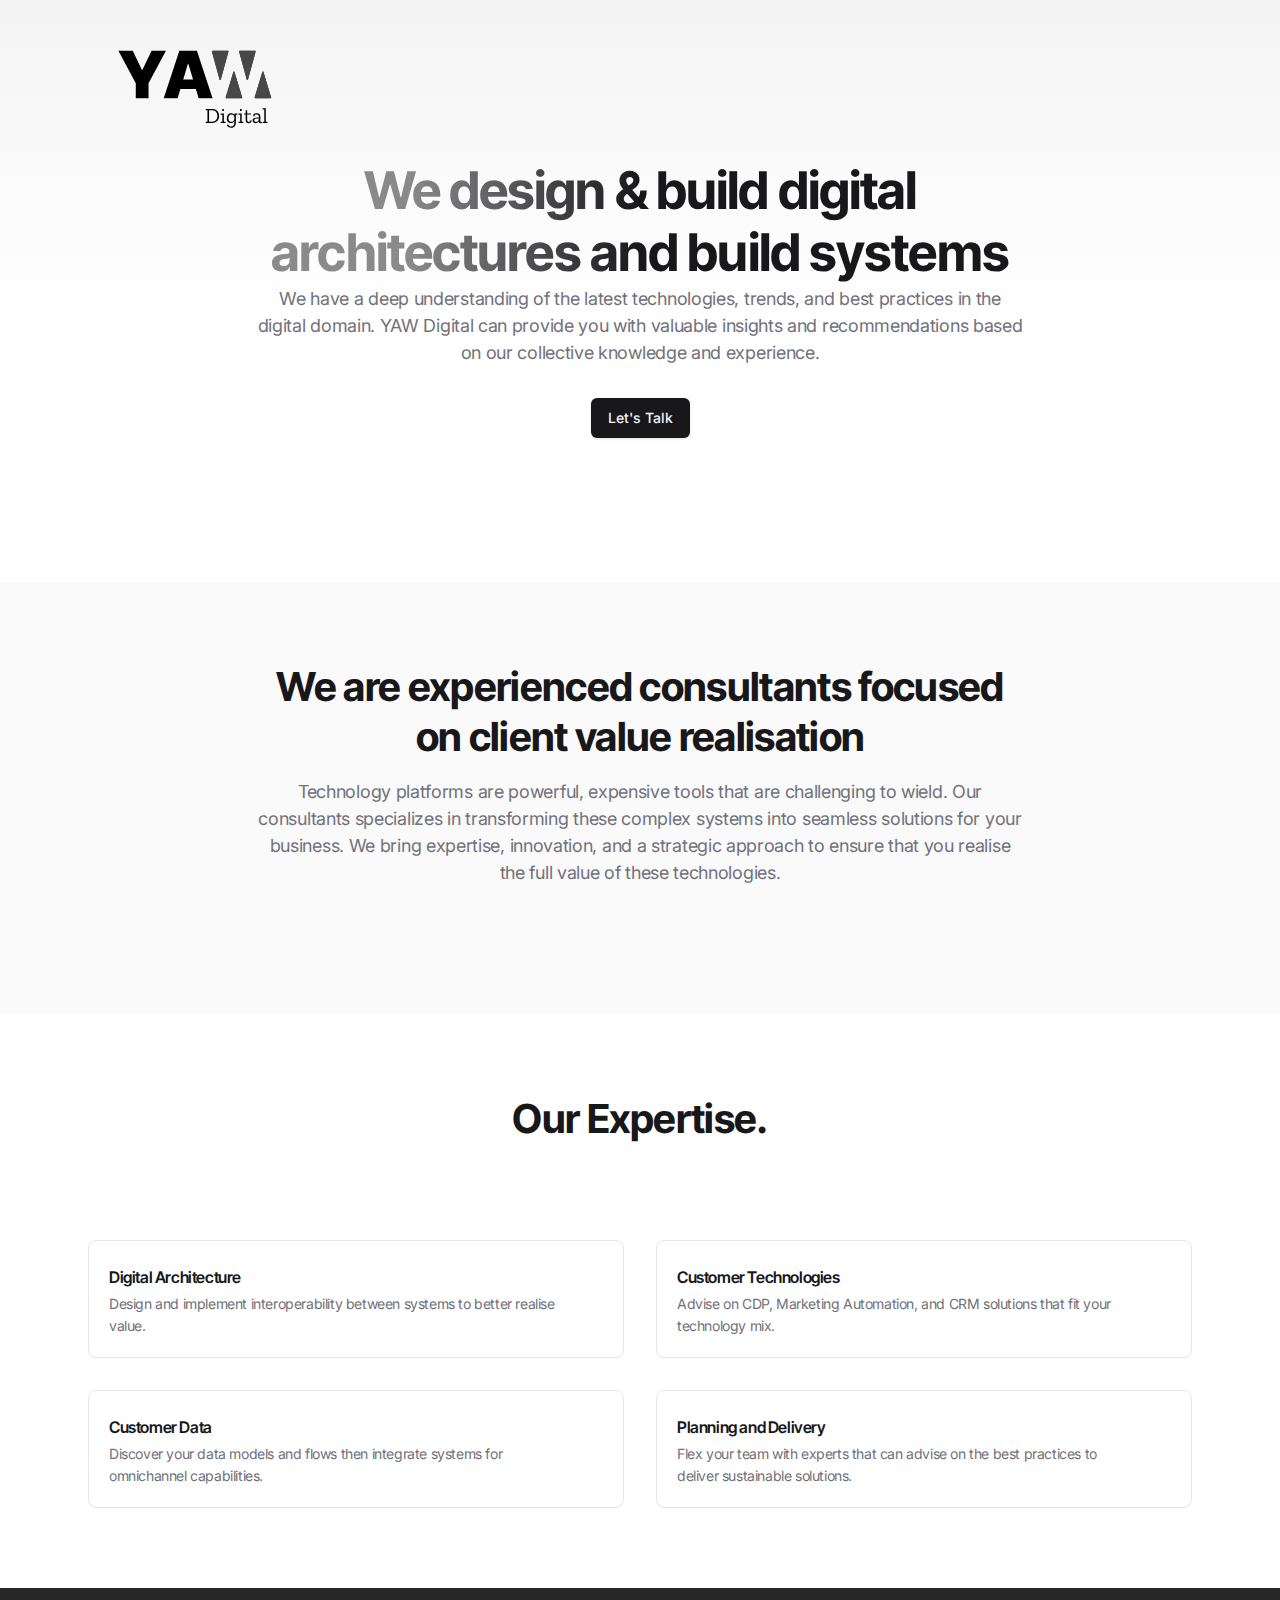
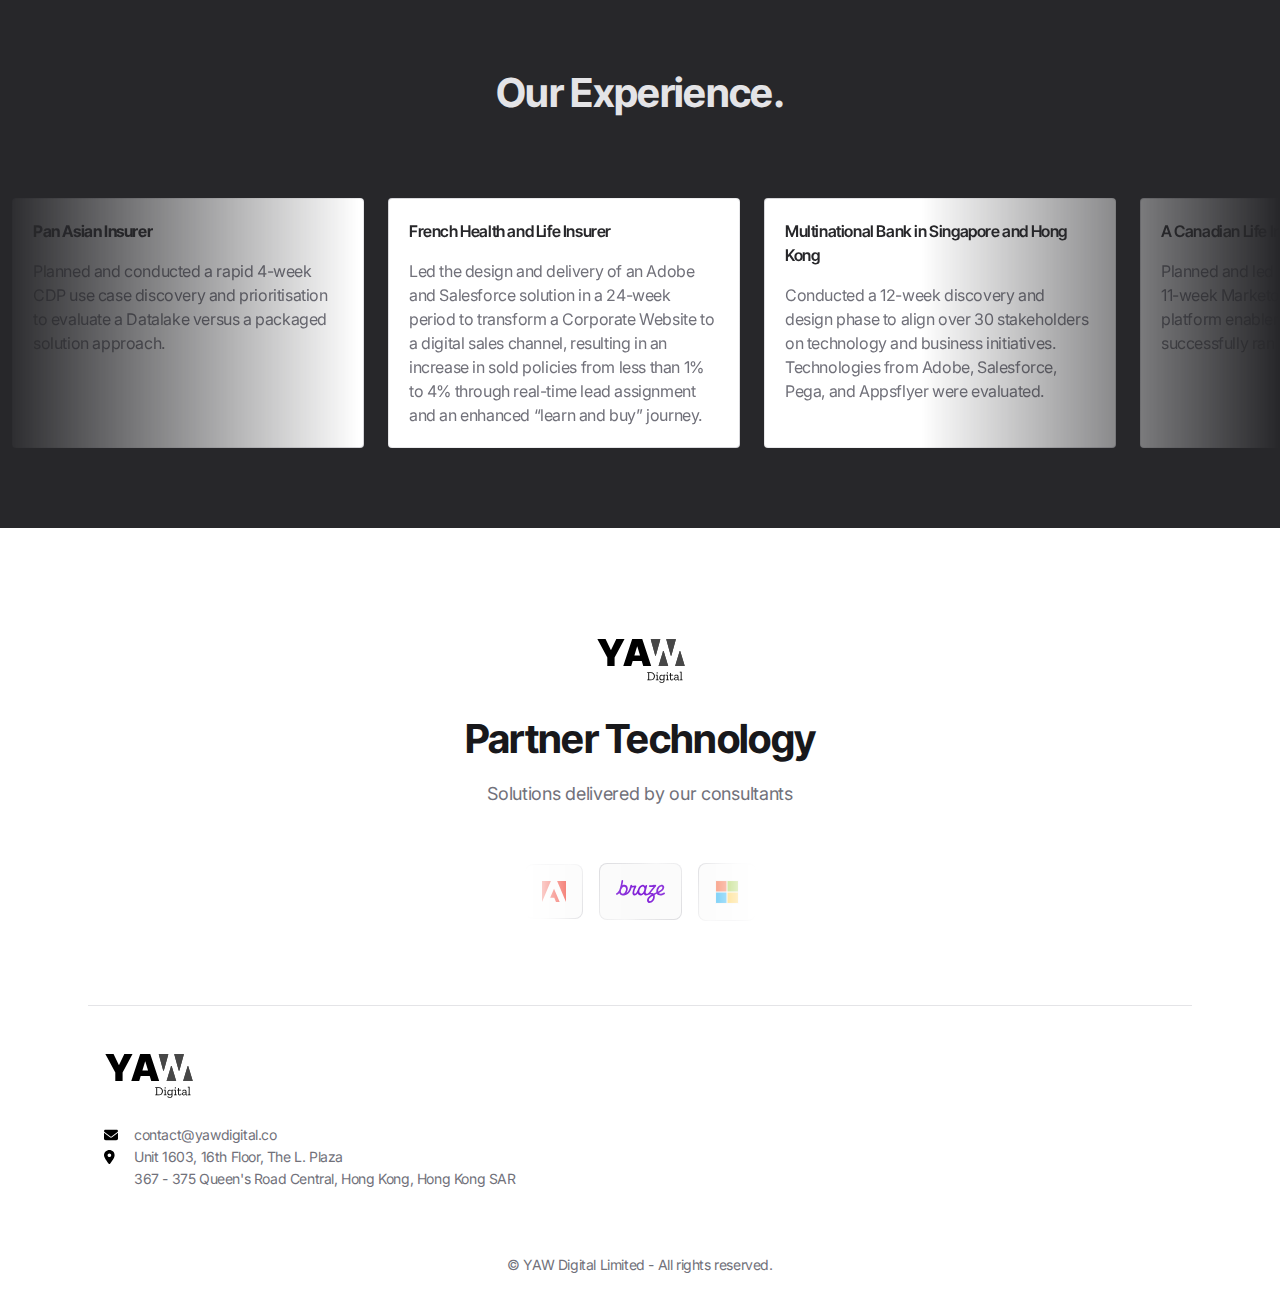
<file: index.html>
<!DOCTYPE html>
<html lang="en">

<head>
    <meta charset="utf-8">
    <title>YAW Digital</title>
    <meta name="viewport" content="width=device-width,initial-scale=1">
    <link href="./style.css" rel="stylesheet">    
</head>

<body class="font-inter antialiased bg-white text-zinc-900 tracking-tight">

    <!-- Page wrapper -->
    <div class="flex flex-col min-h-screen overflow-hidden supports-[overflow:clip]:overflow-clip">

        <!-- Site header -->
        <header class="absolute top-2 md:top-6 w-full z-30">
            <div class="max-w-6xl mx-auto px-4 sm:px-6">
                <svg width="210" height="120" viewBox="0 0 703 387" fill="none" xmlns="http://www.w3.org/2000/svg">
                    <!-- <rect width="703" height="387" rx="4" fill="white"/> -->
                    <path d="M101.716 82.4545H149.713L180.679 146.864H181.918L212.884 82.4545H260.881L202.665 191.145V241H159.932V191.145L101.716 82.4545ZM299.917 241H253.468L305.801 82.4545H364.636L416.968 241H370.519L335.838 126.116H334.599L299.917 241ZM291.247 178.449H378.57V210.653H291.247V178.449Z" fill="black"/>
                    <path d="M438.88 300.528C438.88 307.392 436.768 313.032 432.544 317.448C428.368 321.816 422.584 324 415.192 324H394.024V319.464H399.928V281.736H394.024V277.2H414.976C422.608 277.2 428.488 279.408 432.616 283.824C436.792 288.192 438.88 293.76 438.88 300.528ZM433.264 300.6C433.264 294.936 431.68 290.376 428.512 286.92C425.392 283.464 420.856 281.736 414.904 281.736H405.184V319.464H414.904C420.856 319.464 425.392 317.784 428.512 314.424C431.68 311.016 433.264 306.408 433.264 300.6ZM449.326 283.68V277.128H454.798V283.68H449.326ZM460.486 324H444.214V319.896H449.83V296.064H444.07V291.96H454.87V319.896H460.486V324ZM500.177 296.064H494.993V323.568C494.993 328.608 493.601 332.616 490.817 335.592C488.081 338.568 484.217 340.056 479.225 340.056C475.865 340.056 472.841 339.288 470.153 337.752C467.513 336.216 465.761 333.84 464.897 330.624L468.929 328.608C469.745 331.104 471.161 332.904 473.177 334.008C475.193 335.16 477.281 335.736 479.441 335.736C482.513 335.736 485.009 334.656 486.929 332.496C488.897 330.384 489.881 327.336 489.881 323.352V317.448C488.921 319.32 487.529 320.952 485.705 322.344C483.881 323.736 481.457 324.432 478.433 324.432C474.641 324.432 471.401 323.088 468.713 320.4C466.025 317.712 464.681 313.848 464.681 308.808C464.681 304.536 465.833 300.552 468.137 296.856C470.441 293.16 474.065 291.312 479.009 291.312C484.097 291.312 487.721 293.208 489.881 297V291.96H500.177V296.064ZM489.881 310.176V304.632C489.881 301.944 488.945 299.784 487.073 298.152C485.249 296.472 483.017 295.632 480.377 295.632C476.777 295.632 474.161 296.928 472.529 299.52C470.945 302.112 470.153 305.088 470.153 308.448C470.153 312.384 471.041 315.312 472.817 317.232C474.641 319.152 476.873 320.112 479.513 320.112C482.585 320.112 485.057 319.056 486.929 316.944C488.801 314.832 489.785 312.576 489.881 310.176ZM508.951 283.68V277.128H514.423V283.68H508.951ZM520.111 324H503.839V319.896H509.455V296.064H503.695V291.96H514.495V319.896H520.111V324ZM547.922 315.36C547.058 321.6 543.674 324.72 537.77 324.72C534.554 324.72 532.082 323.808 530.354 321.984C528.674 320.16 527.834 317.688 527.834 314.568V295.992H522.65V291.96H527.834V281.664H532.874V291.96H545.402V295.992H532.874V313.92C532.874 315.84 533.282 317.4 534.098 318.6C534.962 319.752 536.354 320.328 538.274 320.328C539.522 320.328 540.674 319.944 541.73 319.176C542.834 318.408 543.626 316.728 544.106 314.136L547.922 315.36ZM554.121 294.408C555.801 293.304 557.577 292.512 559.449 292.032C561.321 291.552 563.313 291.312 565.425 291.312C573.057 291.312 576.873 294.888 576.873 302.04V317.304C576.873 319.608 577.785 320.76 579.609 320.76C580.425 320.76 581.145 320.616 581.769 320.328L581.841 323.64C580.545 324.36 579.153 324.72 577.665 324.72C573.873 324.72 571.929 322.56 571.833 318.24V318.096C570.825 319.824 569.385 321.36 567.513 322.704C565.689 324.048 563.481 324.72 560.889 324.72C558.777 324.72 556.617 324.072 554.409 322.776C552.249 321.48 551.169 319.128 551.169 315.72C551.169 311.688 552.753 309.048 555.921 307.8C559.137 306.504 562.545 305.856 566.145 305.856C567.105 305.856 568.065 305.88 569.025 305.928C570.033 305.976 570.969 306.048 571.833 306.144V303.264C571.833 300.96 571.329 299.088 570.321 297.648C569.361 296.208 567.441 295.488 564.561 295.488C562.209 295.488 560.145 295.92 558.369 296.784L557.145 302.328L552.969 301.824L554.121 294.408ZM571.833 311.976V309.528C570.921 309.48 569.961 309.408 568.953 309.312C567.945 309.216 566.913 309.168 565.857 309.168C563.457 309.168 561.273 309.552 559.305 310.32C557.385 311.04 556.425 312.648 556.425 315.144C556.425 317.208 557.073 318.624 558.369 319.392C559.665 320.16 561.009 320.544 562.401 320.544C564.609 320.544 566.673 319.776 568.593 318.24C570.561 316.704 571.641 314.616 571.833 311.976ZM600.806 324H584.534V319.896H590.15V278.568H584.462V274.464H595.19V319.896H600.806V324Z" fill="black"/>
                    <path d="M486.586 153.313C487.16 151.42 489.84 151.42 490.414 153.313L516.218 238.42C516.607 239.704 515.646 241 514.304 241H488.5H462.696C461.354 241 460.393 239.704 460.782 238.42L486.586 153.313Z" fill="#474747"/>
                    <path d="M486.586 153.313C487.16 151.42 489.84 151.42 490.414 153.313L516.218 238.42C516.607 239.704 515.646 241 514.304 241H488.5H462.696C461.354 241 460.393 239.704 460.782 238.42L486.586 153.313Z" fill="#474747"/>
                    <path d="M583.586 153.313C584.16 151.42 586.84 151.42 587.414 153.313L613.218 238.42C613.607 239.704 612.646 241 611.304 241H585.5H559.696C558.354 241 557.393 239.704 557.782 238.42L583.586 153.313Z" fill="#474747"/>
                    <path d="M583.586 153.313C584.16 151.42 586.84 151.42 587.414 153.313L613.218 238.42C613.607 239.704 612.646 241 611.304 241H585.5H559.696C558.354 241 557.393 239.704 557.782 238.42L583.586 153.313Z" fill="#474747"/>
                    <path d="M444.429 178.961C443.891 180.923 441.109 180.923 440.571 178.961L414.693 84.5286C414.344 83.2558 415.302 82 416.622 82H442.5H468.378C469.698 82 470.656 83.2558 470.307 84.5286L444.429 178.961Z" fill="#474747"/>
                    <path d="M444.429 178.961C443.891 180.923 441.109 180.923 440.571 178.961L414.693 84.5286C414.344 83.2558 415.302 82 416.622 82H442.5H468.378C469.698 82 470.656 83.2558 470.307 84.5286L444.429 178.961Z" fill="#474747"/>
                    <path d="M535.429 178.961C534.891 180.923 532.109 180.923 531.571 178.961L505.693 84.5286C505.344 83.2558 506.302 82 507.622 82H533.5H559.378C560.698 82 561.656 83.2558 561.307 84.5286L535.429 178.961Z" fill="#474747"/>
                    <path d="M535.429 178.961C534.891 180.923 532.109 180.923 531.571 178.961L505.693 84.5286C505.344 83.2558 506.302 82 507.622 82H533.5H559.378C560.698 82 561.656 83.2558 561.307 84.5286L535.429 178.961Z" fill="#474747"/>
                </svg>
            </div>
            <div class="hidden px-4 sm:px-6">
                <div class="max-w-3xl mx-auto">
                    <div class="flex items-center justify-between h-14 border border-transparent [background:linear-gradient(theme(colors.white),theme(colors.white))_padding-box,linear-gradient(120deg,theme(colors.zinc.300),theme(colors.zinc.100),theme(colors.zinc.300))_border-box] rounded-lg px-3">
                        <!-- Site branding -->
                        <div class="shrink-0 mr-4">
                            <!-- Logo -->
                            <a class="flex items-center justify-center bg-white w-8 h-8 rounded shadow-sm shadow-zinc-950/20" href="index.html">
                                <svg width="703" height="387" viewBox="0 0 703 387" class="fill-current" xmlns="http://www.w3.org/2000/svg"  xmlns="http://www.w3.org/2000/svg">
                                    <rect width="703" height="387" rx="4" fill="white"/>
                                    <path d="M102.716 82.4545H150.713L181.679 146.864H182.918L213.884 82.4545H261.881L203.665 191.145V241H160.932V191.145L102.716 82.4545ZM300.917 241H254.468L306.801 82.4545H365.636L417.968 241H371.519L336.838 126.116H335.599L300.917 241ZM292.247 178.449H379.57V210.653H292.247V178.449Z" fill="black"/>
                                    <path d="M439.88 300.528C439.88 307.392 437.768 313.032 433.544 317.448C429.368 321.816 423.584 324 416.192 324H395.024V319.464H400.928V281.736H395.024V277.2H415.976C423.608 277.2 429.488 279.408 433.616 283.824C437.792 288.192 439.88 293.76 439.88 300.528ZM434.264 300.6C434.264 294.936 432.68 290.376 429.512 286.92C426.392 283.464 421.856 281.736 415.904 281.736H406.184V319.464H415.904C421.856 319.464 426.392 317.784 429.512 314.424C432.68 311.016 434.264 306.408 434.264 300.6ZM450.326 283.68V277.128H455.798V283.68H450.326ZM461.486 324H445.214V319.896H450.83V296.064H445.07V291.96H455.87V319.896H461.486V324ZM501.177 296.064H495.993V323.568C495.993 328.608 494.601 332.616 491.817 335.592C489.081 338.568 485.217 340.056 480.225 340.056C476.865 340.056 473.841 339.288 471.153 337.752C468.513 336.216 466.761 333.84 465.897 330.624L469.929 328.608C470.745 331.104 472.161 332.904 474.177 334.008C476.193 335.16 478.281 335.736 480.441 335.736C483.513 335.736 486.009 334.656 487.929 332.496C489.897 330.384 490.881 327.336 490.881 323.352V317.448C489.921 319.32 488.529 320.952 486.705 322.344C484.881 323.736 482.457 324.432 479.433 324.432C475.641 324.432 472.401 323.088 469.713 320.4C467.025 317.712 465.681 313.848 465.681 308.808C465.681 304.536 466.833 300.552 469.137 296.856C471.441 293.16 475.065 291.312 480.009 291.312C485.097 291.312 488.721 293.208 490.881 297V291.96H501.177V296.064ZM490.881 310.176V304.632C490.881 301.944 489.945 299.784 488.073 298.152C486.249 296.472 484.017 295.632 481.377 295.632C477.777 295.632 475.161 296.928 473.529 299.52C471.945 302.112 471.153 305.088 471.153 308.448C471.153 312.384 472.041 315.312 473.817 317.232C475.641 319.152 477.873 320.112 480.513 320.112C483.585 320.112 486.057 319.056 487.929 316.944C489.801 314.832 490.785 312.576 490.881 310.176ZM509.951 283.68V277.128H515.423V283.68H509.951ZM521.111 324H504.839V319.896H510.455V296.064H504.695V291.96H515.495V319.896H521.111V324ZM548.922 315.36C548.058 321.6 544.674 324.72 538.77 324.72C535.554 324.72 533.082 323.808 531.354 321.984C529.674 320.16 528.834 317.688 528.834 314.568V295.992H523.65V291.96H528.834V281.664H533.874V291.96H546.402V295.992H533.874V313.92C533.874 315.84 534.282 317.4 535.098 318.6C535.962 319.752 537.354 320.328 539.274 320.328C540.522 320.328 541.674 319.944 542.73 319.176C543.834 318.408 544.626 316.728 545.106 314.136L548.922 315.36ZM555.121 294.408C556.801 293.304 558.577 292.512 560.449 292.032C562.321 291.552 564.313 291.312 566.425 291.312C574.057 291.312 577.873 294.888 577.873 302.04V317.304C577.873 319.608 578.785 320.76 580.609 320.76C581.425 320.76 582.145 320.616 582.769 320.328L582.841 323.64C581.545 324.36 580.153 324.72 578.665 324.72C574.873 324.72 572.929 322.56 572.833 318.24V318.096C571.825 319.824 570.385 321.36 568.513 322.704C566.689 324.048 564.481 324.72 561.889 324.72C559.777 324.72 557.617 324.072 555.409 322.776C553.249 321.48 552.169 319.128 552.169 315.72C552.169 311.688 553.753 309.048 556.921 307.8C560.137 306.504 563.545 305.856 567.145 305.856C568.105 305.856 569.065 305.88 570.025 305.928C571.033 305.976 571.969 306.048 572.833 306.144V303.264C572.833 300.96 572.329 299.088 571.321 297.648C570.361 296.208 568.441 295.488 565.561 295.488C563.209 295.488 561.145 295.92 559.369 296.784L558.145 302.328L553.969 301.824L555.121 294.408ZM572.833 311.976V309.528C571.921 309.48 570.961 309.408 569.953 309.312C568.945 309.216 567.913 309.168 566.857 309.168C564.457 309.168 562.273 309.552 560.305 310.32C558.385 311.04 557.425 312.648 557.425 315.144C557.425 317.208 558.073 318.624 559.369 319.392C560.665 320.16 562.009 320.544 563.401 320.544C565.609 320.544 567.673 319.776 569.593 318.24C571.561 316.704 572.641 314.616 572.833 311.976ZM601.806 324H585.534V319.896H591.15V278.568H585.462V274.464H596.19V319.896H601.806V324Z" fill="black"/>
                                    <path d="M487.586 153.313C488.16 151.42 490.84 151.42 491.414 153.313L517.218 238.42C517.607 239.704 516.646 241 515.304 241H489.5H463.696C462.354 241 461.393 239.704 461.782 238.42L487.586 153.313Z" fill="#474747"/>
                                    <path d="M487.586 153.313C488.16 151.42 490.84 151.42 491.414 153.313L517.218 238.42C517.607 239.704 516.646 241 515.304 241H489.5H463.696C462.354 241 461.393 239.704 461.782 238.42L487.586 153.313Z" fill="#474747"/>
                                    <path d="M584.586 153.313C585.16 151.42 587.84 151.42 588.414 153.313L614.218 238.42C614.607 239.704 613.646 241 612.304 241H586.5H560.696C559.354 241 558.393 239.704 558.782 238.42L584.586 153.313Z" fill="#474747"/>
                                    <path d="M584.586 153.313C585.16 151.42 587.84 151.42 588.414 153.313L614.218 238.42C614.607 239.704 613.646 241 612.304 241H586.5H560.696C559.354 241 558.393 239.704 558.782 238.42L584.586 153.313Z" fill="#474747"/>
                                    <path d="M445.429 178.961C444.891 180.923 442.109 180.923 441.571 178.961L415.693 84.5286C415.344 83.2558 416.302 82 417.622 82H443.5H469.378C470.698 82 471.656 83.2558 471.307 84.5286L445.429 178.961Z" fill="#474747"/>
                                    <path d="M445.429 178.961C444.891 180.923 442.109 180.923 441.571 178.961L415.693 84.5286C415.344 83.2558 416.302 82 417.622 82H443.5H469.378C470.698 82 471.656 83.2558 471.307 84.5286L445.429 178.961Z" fill="#474747"/>
                                    <path d="M536.429 178.961C535.891 180.923 533.109 180.923 532.571 178.961L506.693 84.5286C506.344 83.2558 507.302 82 508.622 82H534.5H560.378C561.698 82 562.656 83.2558 562.307 84.5286L536.429 178.961Z" fill="#474747"/>
                                    <path d="M536.429 178.961C535.891 180.923 533.109 180.923 532.571 178.961L506.693 84.5286C506.344 83.2558 507.302 82 508.622 82H534.5H560.378C561.698 82 562.656 83.2558 562.307 84.5286L536.429 178.961Z" fill="#474747"/>
                                </svg>
                            </a>
                        </div>
            
                        <!-- Desktop navigation -->
                        <nav class="flex grow">
            
                            <!-- Desktop sign in links -->
                            <ul class="flex grow justify-end flex-wrap items-center">
                                <li>
                                    <a class="text-sm font-medium text-zinc-500 hover:text-zinc-900 px-3 lg:px-5 py-2 flex items-center transition" href="login.html">Log in</a>
                                </li>
                                <li class="ml-1">
                                    <a class="btn-sm text-zinc-100 bg-zinc-900 hover:bg-zinc-800 w-full shadow" href="request-demo.html">Request Demo</a>
                                </li>
                            </ul>
            
                        </nav>
            
                    </div>
                </div>
            </div>
        </header>

        <!-- Page content -->
        <main class="grow">
            
            <!-- Hero -->
            <section class="relative before:absolute before:inset-0 before:h-80 before:pointer-events-none before:bg-gradient-to-b before:from-zinc-100 before:-z-10">
                <div class="pt-32 pb-12 md:pt-40 md:pb-20">
                    
                    <!-- Section content -->
                    <div class="px-4 sm:px-6">
                        <div class="max-w-3xl mx-auto">
                            
                            <div class="text-center pb-12 md:pb-16">
                                <h1 class="font-inter-tight text-4xl md:text-5xl font-bold text-transparent bg-clip-text bg-gradient-to-r from-zinc-900/[0.5] from-20% to-zinc-900 to-50%">
                                    We design & build digital architectures and build systems
                                </h1>
                                <p class="text-lg text-zinc-500 mb-8">
                                    We have a deep understanding of the latest technologies, trends, and best practices in the digital domain. YAW Digital can provide you with valuable insights and recommendations based on our collective knowledge and experience. 
                                </p>
                                <div class="max-w-xs mx-auto sm:max-w-none sm:inline-flex sm:justify-center space-y-4 sm:space-y-0 sm:space-x-4">
                                    <div>
                                        <a class="btn text-zinc-100 bg-zinc-900 hover:bg-zinc-800 w-full shadow" href="mailto:letstalk@yawdigital.co">Let's Talk</a>
                                    </div>
                                </div>
                            </div>
                        </div>
                    </div>                 
                    <!-- Leads form -->
                    <section class="hidden relative before:absolute before:inset-0 before:h-80 before:pointer-events-none before:bg-gradient-to-b before:from-zinc-100 before:-z-10">
                        <div class="pt-12 pb-12 md:pt-20 md:pb-20">
                            <div class="px-4 sm:px-6">
                                <!-- Form -->
                                <div class="max-w-[25rem] mx-auto p-6 rounded-lg shadow-2xl bg-gradient-to-b from-zinc-100 to-zinc-50/.7 relative before:absolute before:-top-12 before:-left-16 before:w-96 before:h-96 before:bg-zinc-900 before:opacity-[.15] before:rounded-full before:blur-3xl before:-z-10">
                                
                                    <form id="leadsForm">
                                        <div class="space-y-4">
                                            <div>
                                                <label class="block text-sm text-zinc-800 font-medium mb-2" for="name">Full Name</label>
                                                <input id="name" name="name" class="form-input text-sm w-full" type="text" placeholder="Patrick Rossi" required />
                                            </div>
                                            <div>
                                                <label class="block text-sm text-zinc-800 font-medium mb-2" for="email">Work Email</label>
                                                <input id="email" name="email" class="form-input text-sm w-full" type="email" placeholder="mark@acmecorp.com" required />
                                            </div>                                           
                                        </div>
                                        <div class="mt-5">
                                            <button id="submit" class="btn text-zinc-100 bg-zinc-900 hover:bg-zinc-800 w-full shadow">Submit</button>
                                        </div>
                                    </form>
                                </div>
                            </div>
                        </div>
                    </section>
                </div>
            </section>

            <!-- Features -->
            <section class="relative bg-zinc-50">
                <div class="py-12 md:py-20">
                    <div class="max-w-6xl mx-auto px-4 sm:px-6">
                        <div class="max-w-3xl mx-auto text-center pb-12">
                            <h2 class="font-inter-tight text-3xl md:text-4xl font-bold text-zinc-900 mb-4">We are experienced consultants focused on client value realisation</h2>
                            <p class="text-lg text-zinc-500">Technology platforms are powerful, expensive tools that are challenging to wield. Our consultants specializes in transforming these complex systems into seamless solutions for your business. We bring expertise, innovation, and a strategic approach to ensure that you realise the full value of these technologies. </p>
                        </div>
                        <div class="hidden" x-data="{ tab: '1' }">
                            <!-- Tabs buttons -->
                            <div class="grid grid-cols-2 md:grid-cols-4 gap-4 md:gap-6">
                                <button
                                    :class="tab !== '1' ? 'bg-zinc-100 opacity-60 hover:opacity-100 transition' : '[background:linear-gradient(theme(colors.white),theme(colors.white))_padding-box,linear-gradient(120deg,theme(colors.zinc.300),theme(colors.zinc.100),theme(colors.zinc.300))_border-box] shadow-sm rotate-1'"
                                    class="text-left px-4 py-5 border border-transparent rounded"
                                    @click.prevent="tab = '1'"
                                >
                                    <div class="flex items-center justify-between mb-1">
                                        <div class="font-inter-tight font-semibold text-zinc-900">AI Effects</div>
                                        <svg :class="tab !== '1' ? 'hidden' : ''" class="fill-zinc-400 shrink-0 ml-2" xmlns="http://www.w3.org/2000/svg" width="10" height="10">
                                            <path d="M8.667.186H2.675a.999.999 0 0 0 0 1.998h3.581L.971 7.469a.999.999 0 1 0 1.412 1.412l5.285-5.285v3.58a.999.999 0 1 0 1.998 0V1.186a.999.999 0 0 0-.999-.999Z" />
                                        </svg>
                                    </div>
                                    <div class="text-sm text-zinc-500">Visually structure your designs and structure them easily.</div>
                                </button>
                                <button
                                    :class="tab !== '2' ? 'bg-zinc-100 opacity-60 hover:opacity-100 transition' : '[background:linear-gradient(theme(colors.white),theme(colors.white))_padding-box,linear-gradient(120deg,theme(colors.zinc.300),theme(colors.zinc.100),theme(colors.zinc.300))_border-box] shadow-sm rotate-1'"
                                    class="text-left px-4 py-5 border border-transparent rounded"
                                    @click.prevent="tab = '2'"
                                >
                                    <div class="flex items-center justify-between mb-1">
                                        <div class="font-inter-tight font-semibold text-zinc-900">Creative Mode</div>
                                        <svg :class="tab !== '2' ? 'hidden' : ''" class="fill-zinc-400 shrink-0 ml-2" xmlns="http://www.w3.org/2000/svg" width="10" height="10">
                                            <path d="M8.667.186H2.675a.999.999 0 0 0 0 1.998h3.581L.971 7.469a.999.999 0 1 0 1.412 1.412l5.285-5.285v3.58a.999.999 0 1 0 1.998 0V1.186a.999.999 0 0 0-.999-.999Z" />
                                        </svg>
                                    </div>
                                    <div class="text-sm text-zinc-500">Visually structure your designs and structure them easily.</div>
                                </button>
                                <button
                                    :class="tab !== '3' ? 'bg-zinc-100 opacity-60 hover:opacity-100 transition' : '[background:linear-gradient(theme(colors.white),theme(colors.white))_padding-box,linear-gradient(120deg,theme(colors.zinc.300),theme(colors.zinc.100),theme(colors.zinc.300))_border-box] shadow-sm rotate-1'"
                                    class="text-left px-4 py-5 border border-transparent rounded"
                                    @click.prevent="tab = '3'"
                                >
                                    <div class="flex items-center justify-between mb-1">
                                        <div class="font-inter-tight font-semibold text-zinc-900">Realistic Images</div>
                                        <svg :class="tab !== '3' ? 'hidden' : ''" class="fill-zinc-400 shrink-0 ml-2" xmlns="http://www.w3.org/2000/svg" width="10" height="10">
                                            <path d="M8.667.186H2.675a.999.999 0 0 0 0 1.998h3.581L.971 7.469a.999.999 0 1 0 1.412 1.412l5.285-5.285v3.58a.999.999 0 1 0 1.998 0V1.186a.999.999 0 0 0-.999-.999Z" />
                                        </svg>
                                    </div>
                                    <div class="text-sm text-zinc-500">Visually structure your designs and structure them easily.</div>
                                </button>
                                <button
                                    :class="tab !== '4' ? 'bg-zinc-100 opacity-60 hover:opacity-100 transition' : '[background:linear-gradient(theme(colors.white),theme(colors.white))_padding-box,linear-gradient(120deg,theme(colors.zinc.300),theme(colors.zinc.100),theme(colors.zinc.300))_border-box] shadow-sm rotate-1'"
                                    class="text-left px-4 py-5 border border-transparent rounded"
                                    @click.prevent="tab = '4'"
                                >
                                    <div class="flex items-center justify-between mb-1">
                                        <div class="font-inter-tight font-semibold text-zinc-900">Powerful Plugins</div>
                                        <svg :class="tab !== '4' ? 'hidden' : ''" class="fill-zinc-400 shrink-0 ml-2" xmlns="http://www.w3.org/2000/svg" width="10" height="10">
                                            <path d="M8.667.186H2.675a.999.999 0 0 0 0 1.998h3.581L.971 7.469a.999.999 0 1 0 1.412 1.412l5.285-5.285v3.58a.999.999 0 1 0 1.998 0V1.186a.999.999 0 0 0-.999-.999Z" />
                                        </svg>
                                    </div>
                                    <div class="text-sm text-zinc-500">Visually structure your designs and structure them easily.</div>
                                </button>
                            </div>
                            <!-- Tabs items -->
                            <div class="relative lg:max-w-none [mask-image:linear-gradient(white_0%,white_calc(100%-40px),_transparent_calc(100%-1px))] -mx-6">
                                <div class="relative flex flex-col pt-12 md:pt-20 mx-6">
                                    <!-- Item 1 -->
                                    <div
                                        class="w-full text-center"
                                        x-show="tab === '1'"
                                        x-transition:enter="transition ease-in-out duration-700 transform order-first"
                                        x-transition:enter-start="opacity-0 -translate-y-4"
                                        x-transition:enter-end="opacity-100 translate-y-0"
                                        x-transition:leave="transition ease-in-out duration-300 transform absolute"
                                        x-transition:leave-start="opacity-100 translate-y-0"
                                        x-transition:leave-end="opacity-0 translate-y-4"
                                    >
                                        <div class="inline-flex relative align-top">
                                            <img class="rounded-t-lg border border-transparent [background:linear-gradient(theme(colors.white),theme(colors.white))_padding-box,linear-gradient(120deg,theme(colors.zinc.300),theme(colors.zinc.100),theme(colors.zinc.300))_border-box] box-content shadow-2xl" src="./images/feature-01.png" width="600" height="360" alt="Feature 01" />
                                            <img class="absolute top-0 left-full -translate-x-[70%] -mr-20 max-md:w-[45%]" src="./images/feature-illustration.png" width="273" height="288" alt="Illustration" aria-hidden="true">
                                        </div>
                                    </div>
                                    <!-- Item 2 -->
                                    <div
                                        class="w-full text-center"
                                        x-show="tab === '2'"
                                        x-transition:enter="transition ease-in-out duration-700 transform order-first"
                                        x-transition:enter-start="opacity-0 -translate-y-4"
                                        x-transition:enter-end="opacity-100 translate-y-0"
                                        x-transition:leave="transition ease-in-out duration-300 transform absolute"
                                        x-transition:leave-start="opacity-100 translate-y-0"
                                        x-transition:leave-end="opacity-0 translate-y-4"
                                    >
                                        <div class="inline-flex relative align-top">
                                            <img class="rounded-t-lg border border-transparent [background:linear-gradient(theme(colors.white),theme(colors.white))_padding-box,linear-gradient(120deg,theme(colors.zinc.300),theme(colors.zinc.100),theme(colors.zinc.300))_border-box] box-content shadow-2xl" src="./images/feature-01.png" width="600" height="360" alt="Feature 02" />
                                            <img class="absolute top-0 left-full -translate-x-[70%] -mr-20 max-md:w-[45%]" src="./images/feature-illustration.png" width="273" height="288" alt="Illustration" aria-hidden="true">
                                        </div>
                                    </div>
                                    <!-- Item 3 -->
                                    <div
                                        class="w-full text-center"
                                        x-show="tab === '3'"
                                        x-transition:enter="transition ease-in-out duration-700 transform order-first"
                                        x-transition:enter-start="opacity-0 -translate-y-4"
                                        x-transition:enter-end="opacity-100 translate-y-0"
                                        x-transition:leave="transition ease-in-out duration-300 transform absolute"
                                        x-transition:leave-start="opacity-100 translate-y-0"
                                        x-transition:leave-end="opacity-0 translate-y-4"
                                    >
                                        <div class="inline-flex relative align-top">
                                            <img class="rounded-t-lg border border-transparent [background:linear-gradient(theme(colors.white),theme(colors.white))_padding-box,linear-gradient(120deg,theme(colors.zinc.300),theme(colors.zinc.100),theme(colors.zinc.300))_border-box] box-content shadow-2xl" src="./images/feature-01.png" width="600" height="360" alt="Feature 03" />
                                            <img class="absolute top-0 left-full -translate-x-[70%] -mr-20 max-md:w-[45%]" src="./images/feature-illustration.png" width="273" height="288" alt="Illustration" aria-hidden="true">
                                        </div>
                                    </div>
                                    <!-- Item 4 -->
                                    <div
                                        class="w-full text-center"
                                        x-show="tab === '4'"
                                        x-transition:enter="transition ease-in-out duration-700 transform order-first"
                                        x-transition:enter-start="opacity-0 -translate-y-4"
                                        x-transition:enter-end="opacity-100 translate-y-0"
                                        x-transition:leave="transition ease-in-out duration-300 transform absolute"
                                        x-transition:leave-start="opacity-100 translate-y-0"
                                        x-transition:leave-end="opacity-0 translate-y-4"
                                    >
                                        <div class="inline-flex relative align-top">
                                            <img class="rounded-t-lg border border-transparent [background:linear-gradient(theme(colors.white),theme(colors.white))_padding-box,linear-gradient(120deg,theme(colors.zinc.300),theme(colors.zinc.100),theme(colors.zinc.300))_border-box] box-content shadow-2xl" src="./images/feature-01.png" width="600" height="360" alt="Feature 04" />
                                            <img class="absolute top-0 left-full -translate-x-[70%] -mr-20 max-md:w-[45%]" src="./images/feature-illustration.png" width="273" height="288" alt="Illustration" aria-hidden="true">
                                        </div>
                                    </div>                                    
                                </div>
                            </div>                            
                        </div>
                    </div>
                </div>
            </section>

            <!-- Features #2 -->
            <section>
                <div class="py-12 md:py-20">
                    <div class="max-w-6xl mx-auto px-4 sm:px-6">
                        <div class="relative max-w-3xl mx-auto text-center pb-12 md:pb-20">
                            <h2 class="font-inter-tight text-3xl md:text-4xl font-bold text-zinc-900 mb-4">Our Expertise. </h2>
                            <p class="hidden text-lg text-zinc-500">Whenever you are ready, just hit publish to turn your site sketches into an actual designs. No creating, no skills, no reshaping.</p>
                        </div>
                        <div class="max-w-xs mx-auto sm:max-w-none grid sm:grid-cols-2 md:grid-cols-2 gap-8 sm:gap-4 lg:gap-8">
                            <article class="flex flex-col border rounded-lg">
                                <div class="grow flex flex-col p-5 pt-6">
                                    <div class="flex items-center space-x-3 mb-1">
                                        <h3 class="font-inter-tight font-semibold text-zinc-900">Digital Architecture</h3>
                                    </div>
                                    <p class="grow max-w-md text-sm text-zinc-500">Design and implement interoperability between systems to better realise value. </p>
                                </div>
                            </article>
                            <article class="flex flex-col border rounded-lg">
                                <div class="grow flex flex-col p-5 pt-6">
                                    <div class="flex items-center space-x-3 mb-1">
                                        <h3 class="font-inter-tight font-semibold text-zinc-900">Customer Technologies</h3>
                                    </div>
                                    <p class="grow max-w-md text-sm text-zinc-500">Advise on CDP, Marketing Automation, and CRM solutions that fit your technology mix. </p>
                                </div>
                            </article>
                            <article class="flex flex-col border rounded-lg">
                                <div class="grow flex flex-col p-5 pt-6">
                                    <div class="flex items-center space-x-3 mb-1">
                                        <h3 class="font-inter-tight font-semibold text-zinc-900">Customer Data</h3>
                                    </div>
                                    <p class="grow max-w-md text-sm text-zinc-500">Discover your data models and flows then integrate systems for omnichannel capabilities. </p>
                                </div>
                            </article>
                            <article class="flex flex-col border rounded-lg">
                                <div class="grow flex flex-col p-5 pt-6">
                                    <div class="flex items-center space-x-3 mb-1">
                                        <h3 class="font-inter-tight font-semibold text-zinc-900">Planning and Delivery</h3>
                                    </div>
                                    <p class="grow max-w-md text-sm text-zinc-500">Flex your team with experts that can advise on the best practices to deliver sustainable solutions. </p>
                                </div>
                            </article>
                        </div>
                    </div>
                </div>
            </section>

            <!-- Features #3 -->
            <section class="hidden relative bg-zinc-800 after:absolute after:top-0 after:right-0 after:h-full after:w-96 after:pointer-events-none after:bg-gradient-to-l after:from-zinc-800 max-lg:after:hidden">
                <div class="py-12 md:py-20">

                    <!-- Carousel -->
                    <div class="max-w-xl lg:max-w-6xl mx-auto px-4 sm:px-6">
                        <div class="lg:flex space-y-12 lg:space-y-0 lg:space-x-12 xl:space-x-24" x-data="{ tab: '1' }">
                        
                            <!-- Content -->
                            <div class="lg:max-w-none lg:min-w-[524px]">
                                <div class="mb-8">
                                    <div class="inline-flex text-sm font-medium text-zinc-400 px-4 py-0.5 border border-transparent [background:linear-gradient(theme(colors.zinc.800),theme(colors.zinc.800))_padding-box,linear-gradient(120deg,theme(colors.zinc.700),theme(colors.zinc.700/0),theme(colors.zinc.700))_border-box] rounded-full mb-4">Scale Your Team</div>
                                    <h3 class="font-inter-tight text-3xl font-bold text-zinc-200 mb-4">Design-powered workflows for teams of any size</h3>
                                    <p class="text-lg text-zinc-500">Gray can understand what you are designing, learn from your feedback to take your creativity further, and turn it instantly into beautiful images.</p>
                                </div>
                                <!-- Tabs buttons -->
                                <div class="mb-8 md:mb-0 space-y-2">
                                    <button
                                        :class="tab !== '1' ? '' : '[background:linear-gradient(#2E2E32,#2E2E32)_padding-box,linear-gradient(120deg,theme(colors.zinc.700),theme(colors.zinc.700/0),theme(colors.zinc.700))_border-box]'"
                                        class="text-left flex items-center px-6 py-4 rounded border border-transparent"
                                        @click.prevent="tab = '1'"
                                    >
                                        <svg class="shrink-0 fill-zinc-400 mr-3" xmlns="http://www.w3.org/2000/svg" width="24" height="24">
                                            <path d="m7.951 14.537 6.296-7.196 1.506 1.318-7.704 8.804-3.756-3.756 1.414-1.414 2.244 2.244Zm11.296-7.196 1.506 1.318-7.704 8.804-1.756-1.756 1.414-1.414.244.244 6.296-7.196Z" />
                                        </svg>
                                        <div>
                                            <div class="font-inter-tight text-lg font-semibold text-zinc-200 mb-1">Make designs feel real</div>
                                            <div class="text-zinc-500">Save time and keep things consistent with reusable images, and 3D assets in shared libraries.</div>
                                        </div>
                                    </button>
                                    <button
                                        :class="tab !== '2' ? '' : '[background:linear-gradient(#2E2E32,#2E2E32)_padding-box,linear-gradient(120deg,theme(colors.zinc.700),theme(colors.zinc.700/0),theme(colors.zinc.700))_border-box]'"
                                        class="text-left flex items-center px-6 py-4 rounded border border-transparent"
                                        @click.prevent="tab = '2'"
                                    >
                                        <svg class="shrink-0 fill-zinc-400 mr-3" xmlns="http://www.w3.org/2000/svg" width="24" height="24">
                                            <path d="m16.997 19.056-1.78-.912A13.91 13.91 0 0 0 16.75 11.8c0-2.206-.526-4.38-1.533-6.344l1.78-.912A15.91 15.91 0 0 1 18.75 11.8c0 2.524-.602 5.01-1.753 7.256Zm-3.616-1.701-1.77-.93A9.944 9.944 0 0 0 12.75 11.8c0-1.611-.39-3.199-1.14-4.625l1.771-.93c.9 1.714 1.37 3.62 1.369 5.555 0 1.935-.47 3.841-1.369 5.555Zm-3.626-1.693-1.75-.968c.49-.885.746-1.881.745-2.895a5.97 5.97 0 0 0-.745-2.893l1.75-.968a7.968 7.968 0 0 1 .995 3.861 7.97 7.97 0 0 1-.995 3.863Zm-3.673-1.65-1.664-1.11c.217-.325.333-.709.332-1.103 0-.392-.115-.776-.332-1.102L6.082 9.59c.437.655.67 1.425.668 2.21a3.981 3.981 0 0 1-.668 2.212Z" />
                                        </svg>
                                        <div>
                                            <div class="font-inter-tight text-lg font-semibold text-zinc-200 mb-1">Bring creatives closer</div>
                                            <div class="text-zinc-500">Save time and keep things consistent with reusable images, and 3D assets in shared libraries.</div>
                                        </div>
                                    </button>
                                    <button
                                        :class="tab !== '3' ? '' : '[background:linear-gradient(#2E2E32,#2E2E32)_padding-box,linear-gradient(120deg,theme(colors.zinc.700),theme(colors.zinc.700/0),theme(colors.zinc.700))_border-box]'"
                                        class="text-left flex items-center px-6 py-4 rounded border border-transparent"
                                        @click.prevent="tab = '3'"
                                    >
                                        <svg class="shrink-0 fill-zinc-400 mr-3" xmlns="http://www.w3.org/2000/svg" width="24" height="24">
                                            <path d="m11.293 5.293 1.414 1.414-8 8-1.414-1.414 8-8Zm7-1 1.414 1.414-8 8-1.414-1.414 8-8Zm0 6 1.414 1.414-8 8-1.414-1.414 8-8Z" />
                                        </svg>
                                        <div>
                                            <div class="font-inter-tight text-lg font-semibold text-zinc-200 mb-1">Scale and align your design team</div>
                                            <div class="text-zinc-500">Save time and keep things consistent with reusable images, and 3D assets in shared libraries.</div>
                                        </div>
                                    </button>
                                </div>
                            </div>
                        
                            <!-- Tabs items -->
                            <div class="relative lg:max-w-none">
                                <div class="relative flex flex-col">
                                    <!-- Item 1 -->
                                    <div
                                        class="w-full"
                                        x-show="tab === '1'"
                                        x-transition:enter="transition ease-in-out duration-700 transform order-first"
                                        x-transition:enter-start="opacity-0 translate-x-8"
                                        x-transition:enter-end="opacity-100 translate-x-0"
                                        x-transition:leave="transition ease-in-out duration-300 transform absolute"
                                        x-transition:leave-start="opacity-100 translate-x-0"
                                        x-transition:leave-end="opacity-0 -translate-x-8"
                                    >
                                        <div>
                                            <img class="lg:max-w-none mx-auto rounded-lg shadow-2xl" src="./images/carousel-illustration-01.jpg" width="800" height="620" alt="Carousel 01" />
                                        </div>
                                    </div>
                                    <!-- Item 2 -->
                                    <div
                                        class="w-full"
                                        x-show="tab === '2'"
                                        x-transition:enter="transition ease-in-out duration-700 transform order-first"
                                        x-transition:enter-start="opacity-0 translate-x-8"
                                        x-transition:enter-end="opacity-100 translate-x-0"
                                        x-transition:leave="transition ease-in-out duration-300 transform absolute"
                                        x-transition:leave-start="opacity-100 translate-x-0"
                                        x-transition:leave-end="opacity-0 -translate-x-8"
                                    >
                                        <div>
                                            <img class="lg:max-w-none mx-auto rounded-lg shadow-2xl" src="./images/carousel-illustration-01.jpg" width="800" height="620" alt="Carousel 02" />
                                        </div>
                                    </div>
                                    <!-- Item 3 -->
                                    <div
                                        class="w-full"
                                        x-show="tab === '3'"
                                        x-transition:enter="transition ease-in-out duration-700 transform order-first"
                                        x-transition:enter-start="opacity-0 translate-x-8"
                                        x-transition:enter-end="opacity-100 translate-x-0"
                                        x-transition:leave="transition ease-in-out duration-300 transform absolute"
                                        x-transition:leave-start="opacity-100 translate-x-0"
                                        x-transition:leave-end="opacity-0 -translate-x-8"
                                    >
                                        <div>
                                            <img class="lg:max-w-none mx-auto rounded-lg shadow-2xl" src="./images/carousel-illustration-01.jpg" width="800" height="620" alt="Carousel 03" />
                                        </div>
                                    </div>
                                </div>
                                <!-- Gear illustration -->
                                <img class="absolute left-0 bottom-0 -translate-x-1/2 translate-y-1/3 mix-blend-exclusion max-lg:w-32" src="./images/features-illustration.png" alt="Features 02 illustration" width="173" height="167" aria-hidden="true">
                            </div>
                        
                        </div>
                    </div>

                    <!-- Features blocks -->
                    <div class="max-w-6xl mx-auto px-4 sm:px-6 mt-24 lg:mt-32">
                        <div class="grid sm:grid-cols-2 lg:grid-cols-3 gap-8 lg:gap-16">
                            <!-- Block #1 -->
                            <div>
                                <div class="flex items-center mb-1">
                                    <svg class="fill-zinc-400 mr-2" xmlns="http://www.w3.org/2000/svg" width="16" height="16">
                                        <path d="M15 9a1 1 0 0 1 0 2c-.441 0-1.243.92-1.89 1.716.319 1.005.529 1.284.89 1.284a1 1 0 0 1 0 2 2.524 2.524 0 0 1-2.339-1.545A3.841 3.841 0 0 1 9 16a1 1 0 0 1 0-2c.441 0 1.243-.92 1.89-1.716C10.57 11.279 10.361 11 10 11a1 1 0 0 1 0-2 2.524 2.524 0 0 1 2.339 1.545A3.841 3.841 0 0 1 15 9Zm-5-1H7.51l-.02.142C6.964 11.825 6.367 16 3 16a3 3 0 0 1-3-3 1 1 0 0 1 2 0 1 1 0 0 0 1 1c1.49 0 1.984-2.48 2.49-6H3a1 1 0 1 1 0-2h2.793c.52-3.1 1.4-6 4.207-6a3 3 0 0 1 3 3 1 1 0 0 1-2 0 1 1 0 0 0-1-1C8.808 2 8.257 3.579 7.825 6H10a1 1 0 0 1 0 2Z" />
                                    </svg>
                                    <h3 class="font-inter-tight font-semibold text-zinc-200">Discussions</h3>
                                </div>
                                <p class="text-sm text-zinc-500">Keep workflows efficient with tools that give teams visibility throughout the process.</p>
                            </div>
                            <!-- Block #2 -->
                            <div>
                                <div class="flex items-center mb-1">
                                    <svg class="fill-zinc-400 mr-2" xmlns="http://www.w3.org/2000/svg" width="16" height="16">
                                        <path d="M13 16c-.153 0-.306-.035-.447-.105l-3.851-1.926c-.231.02-.465.031-.702.031-4.411 0-8-3.14-8-7s3.589-7 8-7 8 3.14 8 7c0 1.723-.707 3.351-2 4.63V15a1.003 1.003 0 0 1-1 1Zm-4.108-4.054c.155 0 .308.036.447.105L12 13.382v-2.187c0-.288.125-.562.341-.752C13.411 9.506 14 8.284 14 7c0-2.757-2.691-5-6-5S2 4.243 2 7s2.691 5 6 5c.266 0 .526-.02.783-.048a1.01 1.01 0 0 1 .109-.006Z" />
                                    </svg>
                                    <h3 class="font-inter-tight font-semibold text-zinc-200">Team views</h3>
                                </div>
                                <p class="text-sm text-zinc-500">Keep workflows efficient with tools that give teams visibility throughout the process.</p>
                            </div>
                            <!-- Block #3 -->
                            <div>
                                <div class="flex items-center mb-1">
                                    <svg class="fill-zinc-400 mr-2" xmlns="http://www.w3.org/2000/svg" width="14" height="16">
                                        <path d="M13 0H1C.4 0 0 .4 0 1v14c0 .6.4 1 1 1h8l5-5V1c0-.6-.4-1-1-1ZM2 2h10v8H8v4H2V2Z" />
                                    </svg>
                                    <h3 class="font-inter-tight font-semibold text-zinc-200">Powerful search</h3>
                                </div>
                                <p class="text-sm text-zinc-500">Keep workflows efficient with tools that give teams visibility throughout the process.</p>
                            </div>
                            <!-- Block #4 -->
                            <div>
                                <div class="flex items-center mb-1">
                                    <svg class="fill-zinc-400 mr-2" xmlns="http://www.w3.org/2000/svg" width="16" height="16">
                                        <path d="M7 14c-3.86 0-7-3.14-7-7s3.14-7 7-7 7 3.14 7 7-3.14 7-7 7ZM7 2C4.243 2 2 4.243 2 7s2.243 5 5 5 5-2.243 5-5-2.243-5-5-5Zm8.707 12.293a.999.999 0 1 1-1.414 1.414L11.9 13.314a8.019 8.019 0 0 0 1.414-1.414l2.393 2.393Z" />
                                    </svg>
                                    <h3 class="font-inter-tight font-semibold text-zinc-200">Enhancing</h3>
                                </div>
                                <p class="text-sm text-zinc-500">Keep workflows efficient with tools that give teams visibility throughout the process.</p>
                            </div>
                            <!-- Block #5 -->
                            <div>
                                <div class="flex items-center mb-1">
                                    <svg class="fill-zinc-400 mr-2" xmlns="http://www.w3.org/2000/svg" width="16" height="16">
                                        <path d="M14.6.085 8 2.885 1.4.085c-.5-.2-1.4-.1-1.4.9v11c0 .4.2.8.6.9l7 3c.3.1.5.1.8 0l7-3c.4-.2.6-.5.6-.9v-11c0-1-.9-1.1-1.4-.9ZM2 2.485l5 2.1v8.8l-5-2.1v-8.8Zm12 8.8-5 2.1v-8.7l5-2.1v8.7Z" />
                                    </svg>
                                    <h3 class="font-inter-tight font-semibold text-zinc-200">Powerful search</h3>
                                </div>
                                <p class="text-sm text-zinc-500">Keep workflows efficient with tools that give teams visibility throughout the process.</p>
                            </div>
                            <!-- Block #6 -->
                            <div>
                                <div class="flex items-center mb-1">
                                    <svg class="fill-zinc-400 mr-2" xmlns="http://www.w3.org/2000/svg" width="14" height="16">
                                        <path d="M13 14a1 1 0 0 1 0 2H1a1 1 0 0 1 0-2h12Zm-6.707-2.293-5-5a1 1 0 0 1 1.414-1.414L6 8.586V1a1 1 0 1 1 2 0v7.586l3.293-3.293a1 1 0 1 1 1.414 1.414l-5 5a1 1 0 0 1-1.414 0Z" />
                                    </svg>
                                    <h3 class="font-inter-tight font-semibold text-zinc-200">Team views</h3>
                                </div>
                                <p class="text-sm text-zinc-500">Keep workflows efficient with tools that give teams visibility throughout the process.</p>
                            </div>
                        </div>
                    </div>

                </div>
            </section>

            

            <!-- Testimonials -->
            <section class="bg-zinc-800">
                <div class="py-12 md:py-20">
                    <div class="max-w-6xl mx-auto px-4 sm:px-6">
                        <div class="max-w-3xl mx-auto text-center pb-12 md:pb-20">
                            <h2 class="font-inter-tight text-3xl md:text-4xl font-bold text-zinc-200">Our Experience. </h2>
                        </div>
                    </div>
                    <div class="max-w-[94rem] mx-auto space-y-6">
                        <!-- Row #1 -->
                        <div
                            x-data="{}"
                            x-init="$nextTick(() => {
                                let ul = $refs.testimonials;
                                ul.insertAdjacentHTML('afterend', ul.outerHTML);
                                ul.nextSibling.setAttribute('aria-hidden', 'true');
                            })"
                            class="w-full inline-flex flex-nowrap overflow-hidden [mask-image:_linear-gradient(to_right,transparent_0,_black_28%,_black_calc(100%-28%),transparent_100%)] group"
                        >
                            <div x-ref="testimonials" class="flex items-start justify-center md:justify-start [&>div]:mx-3 animate-infinite-scroll group-hover:[animation-play-state:paused]">
                                <!-- Item #1 -->
                                <div class="rounded h-full w-[22rem] border border-transparent [background:linear-gradient(theme(colors.white),theme(colors.white))_padding-box,linear-gradient(120deg,theme(colors.zinc.300),theme(colors.zinc.100),theme(colors.zinc.300))_border-box] p-5">
                                    <div class="flex items-center mb-4">
                                        <img class="hidden shrink-0 rounded-full mr-3" src="./images/testimonial-01.jpg" width="44" height="44" alt="Testimonial 01" />
                                        <div>
                                            <h3 class="font-inter-tight font-bold text-zinc-800">Pan Asian Insurer</h3>
                                        </div>
                                    </div>
                                    <div class="text-zinc-500">
                                        Planned and conducted a rapid 4-week CDP use case discovery and prioritisation to evaluate a Datalake versus a packaged solution approach.
                                    </div>
                                </div>

                                <!-- Item #2 -->
                                <div class="rounded h-full w-[22rem] border border-transparent [background:linear-gradient(theme(colors.white),theme(colors.white))_padding-box,linear-gradient(120deg,theme(colors.zinc.300),theme(colors.zinc.100),theme(colors.zinc.300))_border-box] p-5">
                                    <div class="flex items-center mb-4">
                                        <img class="hidden shrink-0 rounded-full mr-3" src="./images/testimonial-02.jpg" width="44" height="44" alt="Testimonial 02" />
                                        <div>
                                            <h3 class="font-inter-tight font-semibold text-zinc-800">French Health and Life Insurer</h3>
                                            <div>
                                                <a class="hidden text-sm font-medium text-zinc-500 hover:text-zinc-300 transition" href="#0">@saramendes</a>
                                            </div>
                                        </div>
                                    </div>
                                    <p class="text-zinc-500">
                                        Led the design and delivery of an Adobe and Salesforce solution in a 24-week period to transform a Corporate Website to a digital sales channel, resulting in an increase in sold policies from less than 1% to 4% through real-time lead assignment and an enhanced “learn and buy” journey.
                                    </p>
                                </div>
                                <!-- Item #3 -->
                                <div class="rounded h-full w-[22rem] border border-transparent [background:linear-gradient(theme(colors.white),theme(colors.white))_padding-box,linear-gradient(120deg,theme(colors.zinc.300),theme(colors.zinc.100),theme(colors.zinc.300))_border-box] p-5">
                                    <div class="flex items-center mb-4">
                                        <img class="hidden shrink-0 rounded-full mr-3" src="./images/testimonial-03.jpg" width="44" height="44" alt="Testimonial 03" />
                                        <div>
                                            <div class="font-inter-tight font-semibold text-zinc-800">Multinational Bank in Singapore and Hong Kong</div>
                                            <div>
                                                <a class="hidden text-sm font-medium text-zinc-500 hover:text-zinc-300 transition" href="#0">@michrutt</a>
                                            </div>
                                        </div>
                                    </div>
                                    <p class="text-zinc-500">
                                        Conducted a 12-week discovery and design phase to align over 30 stakeholders on technology and business initiatives. Technologies from Adobe, Salesforce, Pega, and Appsflyer were evaluated. 
                                    </p>
                                </div>
                                <!-- Item #4 -->
                                <div class="rounded h-full w-[22rem] border border-transparent [background:linear-gradient(theme(colors.white),theme(colors.white))_padding-box,linear-gradient(120deg,theme(colors.zinc.300),theme(colors.zinc.100),theme(colors.zinc.300))_border-box] p-5">
                                    <div class="flex items-center mb-4">
                                        <img class="hidden shrink-0 rounded-full mr-3" src="./images/testimonial-04.jpg" width="44" height="44" alt="Testimonial 04" />
                                        <div>
                                            <h3 class="font-inter-tight font-semibold text-zinc-800">A Canadian Life Insurer</h3>
                                            <div>
                                                <a class="hidden text-sm font-medium text-zinc-500 hover:text-zinc-300 transition" href="#0">@marykahl</a>
                                            </div>
                                        </div>
                                    </div>
                                    <p class="text-zinc-500">
                                        Planned and led the technical delivery of an 11-week Marketo Engage Marketing CRM platform enablement project and successfully ran a pilot campaign.
                                    </p>
                                </div>
                            </div>                
                        </div>                   
                    </div>
                </div>
            </section>

            <!-- CTA -->
            <section>
                <div class="py-12 md:py-20">
                    <div class="max-w-6xl mx-auto px-4 sm:px-6">
                        <div class="relative max-w-3xl mx-auto text-center">
                            <div class="inline-flex items-center justify-center">
                                <a href="index.html">
                                    <!-- <img src="./images/logo-02.png" width="60" height="60" alt="Logo"> -->
                                    <svg width="120px" height="100px" viewBox="0 0 703 387" fill="none" xmlns="http://www.w3.org/2000/svg">
                                        <!-- <rect width="703" height="387" rx="4" fill="white"/> -->
                                        <path d="M101.716 82.4545H149.713L180.679 146.864H181.918L212.884 82.4545H260.881L202.665 191.145V241H159.932V191.145L101.716 82.4545ZM299.917 241H253.468L305.801 82.4545H364.636L416.968 241H370.519L335.838 126.116H334.599L299.917 241ZM291.247 178.449H378.57V210.653H291.247V178.449Z" fill="black"/>
                                        <path d="M438.88 300.528C438.88 307.392 436.768 313.032 432.544 317.448C428.368 321.816 422.584 324 415.192 324H394.024V319.464H399.928V281.736H394.024V277.2H414.976C422.608 277.2 428.488 279.408 432.616 283.824C436.792 288.192 438.88 293.76 438.88 300.528ZM433.264 300.6C433.264 294.936 431.68 290.376 428.512 286.92C425.392 283.464 420.856 281.736 414.904 281.736H405.184V319.464H414.904C420.856 319.464 425.392 317.784 428.512 314.424C431.68 311.016 433.264 306.408 433.264 300.6ZM449.326 283.68V277.128H454.798V283.68H449.326ZM460.486 324H444.214V319.896H449.83V296.064H444.07V291.96H454.87V319.896H460.486V324ZM500.177 296.064H494.993V323.568C494.993 328.608 493.601 332.616 490.817 335.592C488.081 338.568 484.217 340.056 479.225 340.056C475.865 340.056 472.841 339.288 470.153 337.752C467.513 336.216 465.761 333.84 464.897 330.624L468.929 328.608C469.745 331.104 471.161 332.904 473.177 334.008C475.193 335.16 477.281 335.736 479.441 335.736C482.513 335.736 485.009 334.656 486.929 332.496C488.897 330.384 489.881 327.336 489.881 323.352V317.448C488.921 319.32 487.529 320.952 485.705 322.344C483.881 323.736 481.457 324.432 478.433 324.432C474.641 324.432 471.401 323.088 468.713 320.4C466.025 317.712 464.681 313.848 464.681 308.808C464.681 304.536 465.833 300.552 468.137 296.856C470.441 293.16 474.065 291.312 479.009 291.312C484.097 291.312 487.721 293.208 489.881 297V291.96H500.177V296.064ZM489.881 310.176V304.632C489.881 301.944 488.945 299.784 487.073 298.152C485.249 296.472 483.017 295.632 480.377 295.632C476.777 295.632 474.161 296.928 472.529 299.52C470.945 302.112 470.153 305.088 470.153 308.448C470.153 312.384 471.041 315.312 472.817 317.232C474.641 319.152 476.873 320.112 479.513 320.112C482.585 320.112 485.057 319.056 486.929 316.944C488.801 314.832 489.785 312.576 489.881 310.176ZM508.951 283.68V277.128H514.423V283.68H508.951ZM520.111 324H503.839V319.896H509.455V296.064H503.695V291.96H514.495V319.896H520.111V324ZM547.922 315.36C547.058 321.6 543.674 324.72 537.77 324.72C534.554 324.72 532.082 323.808 530.354 321.984C528.674 320.16 527.834 317.688 527.834 314.568V295.992H522.65V291.96H527.834V281.664H532.874V291.96H545.402V295.992H532.874V313.92C532.874 315.84 533.282 317.4 534.098 318.6C534.962 319.752 536.354 320.328 538.274 320.328C539.522 320.328 540.674 319.944 541.73 319.176C542.834 318.408 543.626 316.728 544.106 314.136L547.922 315.36ZM554.121 294.408C555.801 293.304 557.577 292.512 559.449 292.032C561.321 291.552 563.313 291.312 565.425 291.312C573.057 291.312 576.873 294.888 576.873 302.04V317.304C576.873 319.608 577.785 320.76 579.609 320.76C580.425 320.76 581.145 320.616 581.769 320.328L581.841 323.64C580.545 324.36 579.153 324.72 577.665 324.72C573.873 324.72 571.929 322.56 571.833 318.24V318.096C570.825 319.824 569.385 321.36 567.513 322.704C565.689 324.048 563.481 324.72 560.889 324.72C558.777 324.72 556.617 324.072 554.409 322.776C552.249 321.48 551.169 319.128 551.169 315.72C551.169 311.688 552.753 309.048 555.921 307.8C559.137 306.504 562.545 305.856 566.145 305.856C567.105 305.856 568.065 305.88 569.025 305.928C570.033 305.976 570.969 306.048 571.833 306.144V303.264C571.833 300.96 571.329 299.088 570.321 297.648C569.361 296.208 567.441 295.488 564.561 295.488C562.209 295.488 560.145 295.92 558.369 296.784L557.145 302.328L552.969 301.824L554.121 294.408ZM571.833 311.976V309.528C570.921 309.48 569.961 309.408 568.953 309.312C567.945 309.216 566.913 309.168 565.857 309.168C563.457 309.168 561.273 309.552 559.305 310.32C557.385 311.04 556.425 312.648 556.425 315.144C556.425 317.208 557.073 318.624 558.369 319.392C559.665 320.16 561.009 320.544 562.401 320.544C564.609 320.544 566.673 319.776 568.593 318.24C570.561 316.704 571.641 314.616 571.833 311.976ZM600.806 324H584.534V319.896H590.15V278.568H584.462V274.464H595.19V319.896H600.806V324Z" fill="black"/>
                                        <path d="M486.586 153.313C487.16 151.42 489.84 151.42 490.414 153.313L516.218 238.42C516.607 239.704 515.646 241 514.304 241H488.5H462.696C461.354 241 460.393 239.704 460.782 238.42L486.586 153.313Z" fill="#474747"/>
                                        <path d="M486.586 153.313C487.16 151.42 489.84 151.42 490.414 153.313L516.218 238.42C516.607 239.704 515.646 241 514.304 241H488.5H462.696C461.354 241 460.393 239.704 460.782 238.42L486.586 153.313Z" fill="#474747"/>
                                        <path d="M583.586 153.313C584.16 151.42 586.84 151.42 587.414 153.313L613.218 238.42C613.607 239.704 612.646 241 611.304 241H585.5H559.696C558.354 241 557.393 239.704 557.782 238.42L583.586 153.313Z" fill="#474747"/>
                                        <path d="M583.586 153.313C584.16 151.42 586.84 151.42 587.414 153.313L613.218 238.42C613.607 239.704 612.646 241 611.304 241H585.5H559.696C558.354 241 557.393 239.704 557.782 238.42L583.586 153.313Z" fill="#474747"/>
                                        <path d="M444.429 178.961C443.891 180.923 441.109 180.923 440.571 178.961L414.693 84.5286C414.344 83.2558 415.302 82 416.622 82H442.5H468.378C469.698 82 470.656 83.2558 470.307 84.5286L444.429 178.961Z" fill="#474747"/>
                                        <path d="M444.429 178.961C443.891 180.923 441.109 180.923 440.571 178.961L414.693 84.5286C414.344 83.2558 415.302 82 416.622 82H442.5H468.378C469.698 82 470.656 83.2558 470.307 84.5286L444.429 178.961Z" fill="#474747"/>
                                        <path d="M535.429 178.961C534.891 180.923 532.109 180.923 531.571 178.961L505.693 84.5286C505.344 83.2558 506.302 82 507.622 82H533.5H559.378C560.698 82 561.656 83.2558 561.307 84.5286L535.429 178.961Z" fill="#474747"/>
                                        <path d="M535.429 178.961C534.891 180.923 532.109 180.923 531.571 178.961L505.693 84.5286C505.344 83.2558 506.302 82 507.622 82H533.5H559.378C560.698 82 561.656 83.2558 561.307 84.5286L535.429 178.961Z" fill="#474747"/>
                                    </svg>
                                </a>
                            </div>
                            <h2 class="font-inter-tight text-3xl md:text-4xl font-bold text-zinc-900 mb-4">Partner Technology
                            </h2>
                            <p class="text-lg text-zinc-500 mb-8">Solutions delivered by our consultants</p>
                            <div class="max-w-xs mx-auto sm:max-w-none sm:inline-flex sm:justify-center space-y-4 sm:space-y-0 sm:space-x-4">
                            </div>
                        </div>
                        <!-- Clients -->
                        <div class="text-center">
                            <ul class="inline-flex flex-wrap items-center justify-center -m-2 [mask-image:linear-gradient(to_right,transparent_8px,_theme(colors.white/.7)_64px,_theme(colors.white)_50%,_theme(colors.white/.7)_calc(100%-64px),_transparent_calc(100%-8px))]">
                                <li class="m-2 p-4 relative rounded-lg border border-transparent [background:linear-gradient(theme(colors.zinc.50),theme(colors.zinc.50))_padding-box,linear-gradient(120deg,theme(colors.zinc.300),theme(colors.zinc.100),theme(colors.zinc.300))_border-box]">
                                    <svg width="24" height="21" viewBox="0 0 24 21" fill="none" xmlns="http://www.w3.org/2000/svg" aria-label="adobe">
                                        <path fill-rule="evenodd" clip-rule="evenodd" d="M8.884 0H0V21L8.884 0ZM13.966 21L12.276 16.769H8.122L12.014 7.73169L17.676 21H13.966ZM15.116 0H24V21L15.116 0Z" fill="#EB1000"/>
                                    </svg>
                                </li>
                                <li class="m-2 p-4 relative rounded-lg border border-transparent [background:linear-gradient(theme(colors.zinc.50),theme(colors.zinc.50))_padding-box,linear-gradient(120deg,theme(colors.zinc.300),theme(colors.zinc.100),theme(colors.zinc.300))_border-box]">                                    
                                    <svg width="49" height="23" viewBox="0 0 49 23" fill="none" xmlns="http://www.w3.org/2000/svg" aria-label="braze">
                                        <path d="M48.174 12.4759C47.9344 12.4759 47.7276 12.5985 47.5291 12.7199C47.5291 12.7199 47.1819 12.9246 47.0324 13.0105C46.2034 13.4874 45.3436 13.7759 44.4216 13.6996C43.9026 13.6568 43.4202 13.5298 43.0077 13.236C42.939 13.1871 42.876 13.1307 42.803 13.0721C42.8382 13.0551 42.8564 13.0457 42.8745 13.0378C44.0205 12.539 45.0712 11.8639 46.0652 11.083C46.6849 10.5962 47.2256 10.0059 47.6168 9.32378C48.0736 8.52761 48.3121 7.69506 48.1971 6.81884C48.0813 5.9388 47.635 5.30333 46.8042 4.9875C46.204 4.75935 45.5609 4.77812 44.9076 4.918C43.861 5.14234 42.9622 5.68045 42.2098 6.47193C40.7744 7.98161 40.1689 9.72525 40.3067 11.663C40.3199 11.8496 40.3489 12.0331 40.3691 12.2032C39.4874 12.6419 38.6153 13.0765 37.7417 13.5075C37.7133 13.5216 37.6798 13.5219 37.6529 13.5073C37.4943 13.4213 37.3494 13.3105 37.1849 13.2366C36.5192 12.9378 35.7914 12.9009 35.0407 12.9718C34.9038 12.9847 34.7665 13.0052 34.6117 13.0246C34.6472 12.9788 34.6689 12.9492 34.6917 12.9208C35.5345 11.8662 39.129 7.45166 40.0425 6.30184C40.0436 6.29862 40.0451 6.29539 40.0463 6.29217C40.0738 6.25434 40.092 6.21064 40.114 6.16929C40.1237 6.15199 40.1339 6.13528 40.1425 6.11768C40.1574 6.08484 40.17 6.05199 40.1814 6.01739C40.1979 5.96959 40.2093 5.92091 40.2178 5.87077C40.2205 5.85376 40.2281 5.8388 40.2298 5.8215C40.2304 5.81534 40.2295 5.80948 40.2298 5.80303C40.231 5.78778 40.2295 5.77223 40.2302 5.75699C40.2316 5.71476 40.2327 5.67282 40.2281 5.63265C40.2239 5.59189 40.214 5.55113 40.2043 5.51036C40.2017 5.50069 40.2008 5.49042 40.1979 5.48075C40.1941 5.46638 40.1932 5.45171 40.1885 5.43734C40.0319 4.9573 39.5152 4.69484 39.0349 4.85085C39.0126 4.85818 36.7553 5.57283 33.8774 5.14791C33.3775 5.07078 32.9115 5.41946 32.8373 5.91945C32.7634 6.42002 33.1089 6.88541 33.6091 6.9596C34.3698 7.07191 35.09 7.11562 35.7506 7.11562C36.3781 7.11562 36.9485 7.07547 37.4503 7.01828C36.696 7.94286 33.9314 11.27 33.0088 12.3994C32.8247 12.6252 32.6174 12.8354 32.4071 13.039C32.0966 13.3398 31.7547 13.5973 31.3485 13.7453C30.6116 14.0137 29.9601 13.7216 29.7384 13.024C29.6184 12.646 29.6193 12.2478 29.6868 11.8448C29.7685 11.358 31.0025 6.49011 31.1304 6.03323C31.1333 6.02296 31.1412 5.99305 31.1436 5.98279C31.1436 5.98279 31.1647 5.88162 31.1714 5.81886C31.2236 5.3218 30.8629 4.91917 30.3662 4.91917C29.8694 4.91917 29.4932 5.30509 29.3624 5.81886C29.3621 5.82033 29.2903 6.14671 29.2545 6.27105C29.2545 6.27105 29.2082 6.17193 29.1923 6.1385C28.8833 5.48896 28.3983 5.0353 27.664 4.89044C26.7039 4.701 25.7658 4.89689 24.8633 5.41007C24.0325 5.8822 23.4067 6.56342 22.9048 7.36341C22.4948 8.01645 22.1969 8.71382 21.9083 9.41587C21.613 10.1352 21.323 10.8569 20.999 11.5659C20.7131 12.1923 20.3257 12.7651 19.804 13.2445C19.6029 13.4293 19.3853 13.5862 19.1217 13.6636C18.8138 13.7539 18.5 13.6345 18.3651 13.3686C18.3012 13.2428 18.259 13.0988 18.2373 12.9548C18.1643 12.473 18.2572 11.9841 18.3572 11.4982C18.5255 10.6818 18.7938 9.82405 19.1387 9.04903C19.4785 8.28512 19.8498 7.53231 20.2148 6.77749C20.2343 6.73732 20.2504 6.69773 20.2644 6.65814C20.3061 6.56606 20.3345 6.46753 20.3453 6.3646C20.3973 5.8693 20.0378 5.46755 19.5425 5.46755C19.4695 5.46755 18.9985 5.54585 18.834 5.5781C17.6942 5.80215 17.4361 5.88074 16.3066 5.81476C16.2245 5.80977 16.143 5.80039 16.0556 5.79247C16.0623 5.75259 16.0615 5.60714 16.0638 5.5869C16.1136 5.11155 15.7688 4.72592 15.2932 4.72592C14.8178 4.72592 14.4314 5.10773 14.3419 5.5869C14.3405 5.59453 14.307 5.73206 14.2513 5.97575C14.0443 6.88394 13.8021 7.78597 13.4783 8.67249C13.1042 9.69648 12.5831 10.7443 11.9107 11.6393C11.6034 12.0486 11.1544 12.4269 10.7427 12.7381C10.7028 12.7683 10.6586 12.7929 10.5937 12.8345C10.6137 12.7938 10.619 12.7815 10.6254 12.77C11.204 11.7543 11.5696 10.6994 11.6972 9.60146C11.7327 9.33726 11.7582 9.07159 11.7652 8.80235C11.7834 8.09039 11.6855 7.40859 11.4078 6.78365C10.8606 5.55289 9.9023 4.86258 8.47507 4.81976C7.76955 4.79865 7.03939 4.96111 6.38959 5.31477C6.35674 5.33265 6.32243 5.34849 6.28637 5.36667C6.28549 5.35113 6.28431 5.3479 6.28519 5.34497C6.28519 5.34497 6.87519 3.13329 7.17107 0.945358C7.23851 0.44713 6.88633 0.022505 6.38401 0.000804614C5.94035 -0.0182566 5.55767 0.303438 5.50049 0.743602C5.1225 3.66612 4.24602 7.26252 3.34372 9.79591C2.86047 11.1531 1.957 12.2876 0.680242 13.075C0.629805 13.1061 0.562359 13.1422 0.486997 13.1803C0.0873138 13.3814 -0.101238 13.8474 0.0544712 14.2668C0.234226 14.7515 0.794605 14.9756 1.2588 14.7483C2.01711 14.377 2.70417 13.8818 3.30414 13.2352C3.32642 13.2111 3.34929 13.1879 3.37833 13.1571C3.39035 13.1912 3.40002 13.2178 3.40941 13.2431C3.63432 13.8674 4.01846 14.4248 4.55626 14.8055C5.21839 15.2738 5.99753 15.462 6.84352 15.484C6.88193 15.4849 6.91536 15.4788 6.95172 15.4764L6.94703 15.4832C7.61148 15.5005 8.27748 15.428 8.94104 15.2697C10.9585 14.7885 12.7232 13.6815 13.8683 11.8721C14.6322 10.6651 15.1601 9.33139 15.5492 7.99802C15.6081 7.79595 15.6621 7.59305 15.7216 7.38045C17.8898 7.53175 18.0954 7.29478 18.0801 7.32766C17.9757 7.55577 17.8696 7.8229 17.7736 8.05401C17.2279 9.36428 16.7353 10.7469 16.5295 12.1278C16.4335 12.7712 16.4139 13.4085 16.5723 14.0204C16.7506 14.7105 17.1502 15.2014 17.8576 15.3911C18.7352 15.6269 19.5741 15.4571 20.3612 14.8597C20.8785 14.4667 21.2837 13.975 21.6447 13.4445C21.6802 13.3923 21.716 13.3404 21.7614 13.2738C21.7983 13.3735 21.8104 13.4082 21.8494 13.5038C22.028 13.9424 22.2799 14.3518 22.6235 14.6744C23.4634 15.4632 24.4988 15.6876 25.7201 15.3263C26.4852 15.0999 27.1074 14.6169 27.6505 14.0207C27.7408 13.9216 27.827 13.819 27.925 13.7067C27.9508 13.809 27.9702 13.897 27.9951 13.9832C28.1434 14.5035 28.4115 14.9298 28.9044 15.1765C29.5935 15.5207 30.343 15.5923 31.1327 15.3706C31.6266 15.2318 32.1101 15.0331 32.5948 14.8503C33.4772 14.5178 34.3694 14.3401 35.2782 14.3788C35.4838 14.3876 35.6823 14.4243 35.882 14.5026C35.8324 14.5322 35.7946 14.5539 35.7577 14.5771C35.1545 14.9553 34.5431 15.3207 33.9501 15.7157C33.13 16.2618 32.4136 16.9221 31.8705 17.752C31.3048 18.6168 30.9732 19.5338 31.0196 20.523C31.0635 21.4623 31.4641 22.1869 32.25 22.6537C32.9132 23.0478 33.6619 23.0883 34.4463 22.8622C35.7902 22.4748 36.8597 21.674 37.6541 20.4934C38.1461 19.762 38.4628 18.9682 38.6519 18.135C38.8628 17.2054 38.9035 16.2893 38.7047 15.394C38.6695 15.2357 38.6238 15.0808 38.5789 14.9099C39.5187 14.3694 40.9474 13.7953 40.9474 13.7953C40.9767 13.8381 40.9975 13.8677 41.0175 13.8973C41.3679 14.416 41.8514 14.8292 42.4288 15.0885C43.3185 15.4879 44.2862 15.5636 45.2926 15.4371C46.4081 15.2973 47.4479 14.8832 48.41 14.2234C48.41 14.2234 48.9478 13.8474 48.9947 13.3964C49.0489 12.8873 48.6813 12.4759 48.174 12.4759ZM9.99732 9.53052C9.80022 10.8941 9.29907 12.0152 8.3288 12.9513C8.01147 13.2574 7.654 13.4938 7.23998 13.6184C6.56201 13.8225 5.99313 13.6917 5.53245 13.2442C5.15154 12.8741 4.95301 12.3976 4.89349 11.8595C4.72546 10.3408 5.15916 8.93467 6.23446 7.66518C6.50307 7.34784 6.8183 7.08245 7.18307 6.88453C8.07131 6.40243 9.10762 6.61943 9.59496 7.38275C9.85685 7.79302 9.97386 8.26368 10.0003 8.76779C10.0155 9.05692 9.99879 9.35108 9.99732 9.53052ZM27.1913 12.3953C26.8632 12.8193 26.474 13.178 25.9999 13.4337C25.0639 13.9383 24.1513 13.7161 23.6786 12.8686C23.4379 12.4363 23.3387 11.9551 23.3294 11.4457C23.3267 11.3038 23.3323 11.161 23.3382 11.0349C23.3449 10.8862 23.359 10.737 23.3857 10.5897C23.5939 9.43137 24.034 8.42735 24.8401 7.56191C25.2008 7.17482 25.6152 6.86312 26.1131 6.6945C26.9289 6.41797 27.6526 6.68805 28.0611 7.41208C28.3009 7.83729 28.4106 8.31151 28.4135 8.81409C28.4208 10.1062 28.032 11.3079 27.1913 12.3953ZM35.4084 20.5417C35.316 20.6349 35.2163 20.7256 35.1102 20.803C33.9015 21.6869 32.8059 21.1332 32.849 20.0001C32.8687 19.4875 33.0757 19.025 33.3724 18.586C33.7991 17.9547 34.3569 17.4529 34.9732 17.0119C35.6131 16.5538 36.9884 15.7682 37.008 15.7606C37.0966 16.0424 37.1382 16.3312 37.1321 16.6281C37.101 18.1134 36.521 19.4189 35.4084 20.5417ZM42.201 11.5463C42.1743 11.5595 42.1467 11.5706 42.0998 11.5915C42.0937 11.3739 42.0749 11.1674 42.0834 10.9592C42.1336 9.75395 42.5502 8.64225 43.3554 7.64668C43.4525 7.52672 43.5625 7.4162 43.6812 7.31796C44.3527 6.76283 45.1029 6.35785 45.7758 6.59187C46.1726 6.72999 46.401 7.108 46.3779 7.56722C46.3526 8.05897 46.1301 8.48509 45.8245 8.883C45.3993 9.43696 44.8709 9.88151 44.3094 10.2874C43.6405 10.771 42.9349 11.1859 42.201 11.5463Z" fill="#801ED7"/>
                                        </svg>
                                        
                                </li>
                                <li class="m-2 p-4 relative rounded-lg border border-transparent [background:linear-gradient(theme(colors.zinc.50),theme(colors.zinc.50))_padding-box,linear-gradient(120deg,theme(colors.zinc.300),theme(colors.zinc.100),theme(colors.zinc.300))_border-box]">
                                    <svg width="24" height="24" viewBox="0 0 24 24" fill="none" xmlns="http://www.w3.org/2000/svg" aria-label="microsoft">
                                        <g clip-path="url(#clip0_13_46)">
                                        <path d="M0 0H24V24H0V0Z" fill="#F3F3F3"/>
                                        <path d="M1.04688 1.04395H11.4817V11.4787H1.04688V1.04395Z" fill="#F35325"/>
                                        <path d="M12.5234 1.04395H22.9582V11.4787H12.5234V1.04395Z" fill="#81BC06"/>
                                        <path d="M1.04688 12.5215H11.4817V22.9563H1.04688V12.5215Z" fill="#05A6F0"/>
                                        <path d="M12.5234 12.5215H22.9582V22.9563H12.5234V12.5215Z" fill="#FFBA08"/>
                                        </g>
                                        <defs>
                                        <clipPath id="clip0_13_46">
                                        <rect width="24" height="24" fill="white"/>
                                        </clipPath>
                                        </defs>
                                    </svg>                                                                     
                                </li>                               
                            </ul>
                        </div>
                    </div>
                </div>
            </section>

        </main>

        <!-- Site footer -->
        <footer>
            <div class="max-w-6xl mx-auto px-4 sm:px-6">

                <!-- Top area: Blocks -->
                <div class="grid sm:grid-cols-12 gap-8 py-8 border-t border-zinc-200">

                    <!-- 1st block -->
                    <div class="sm:col-span-12 md:col-span-12 lg:col-span-12 max-sm:order-1 flex flex-col">
                        <div class="mb-4">
                            <!-- Logo -->
                            <a class="flex items-start justify-start" href="index.html">
                                <svg width="120px" height="70px" viewBox="0 0 703 387" fill="none" xmlns="http://www.w3.org/2000/svg">
                                    <!-- <rect width="703" height="387" rx="4" fill="white"/> -->
                                    <path d="M101.716 82.4545H149.713L180.679 146.864H181.918L212.884 82.4545H260.881L202.665 191.145V241H159.932V191.145L101.716 82.4545ZM299.917 241H253.468L305.801 82.4545H364.636L416.968 241H370.519L335.838 126.116H334.599L299.917 241ZM291.247 178.449H378.57V210.653H291.247V178.449Z" fill="black"/>
                                    <path d="M438.88 300.528C438.88 307.392 436.768 313.032 432.544 317.448C428.368 321.816 422.584 324 415.192 324H394.024V319.464H399.928V281.736H394.024V277.2H414.976C422.608 277.2 428.488 279.408 432.616 283.824C436.792 288.192 438.88 293.76 438.88 300.528ZM433.264 300.6C433.264 294.936 431.68 290.376 428.512 286.92C425.392 283.464 420.856 281.736 414.904 281.736H405.184V319.464H414.904C420.856 319.464 425.392 317.784 428.512 314.424C431.68 311.016 433.264 306.408 433.264 300.6ZM449.326 283.68V277.128H454.798V283.68H449.326ZM460.486 324H444.214V319.896H449.83V296.064H444.07V291.96H454.87V319.896H460.486V324ZM500.177 296.064H494.993V323.568C494.993 328.608 493.601 332.616 490.817 335.592C488.081 338.568 484.217 340.056 479.225 340.056C475.865 340.056 472.841 339.288 470.153 337.752C467.513 336.216 465.761 333.84 464.897 330.624L468.929 328.608C469.745 331.104 471.161 332.904 473.177 334.008C475.193 335.16 477.281 335.736 479.441 335.736C482.513 335.736 485.009 334.656 486.929 332.496C488.897 330.384 489.881 327.336 489.881 323.352V317.448C488.921 319.32 487.529 320.952 485.705 322.344C483.881 323.736 481.457 324.432 478.433 324.432C474.641 324.432 471.401 323.088 468.713 320.4C466.025 317.712 464.681 313.848 464.681 308.808C464.681 304.536 465.833 300.552 468.137 296.856C470.441 293.16 474.065 291.312 479.009 291.312C484.097 291.312 487.721 293.208 489.881 297V291.96H500.177V296.064ZM489.881 310.176V304.632C489.881 301.944 488.945 299.784 487.073 298.152C485.249 296.472 483.017 295.632 480.377 295.632C476.777 295.632 474.161 296.928 472.529 299.52C470.945 302.112 470.153 305.088 470.153 308.448C470.153 312.384 471.041 315.312 472.817 317.232C474.641 319.152 476.873 320.112 479.513 320.112C482.585 320.112 485.057 319.056 486.929 316.944C488.801 314.832 489.785 312.576 489.881 310.176ZM508.951 283.68V277.128H514.423V283.68H508.951ZM520.111 324H503.839V319.896H509.455V296.064H503.695V291.96H514.495V319.896H520.111V324ZM547.922 315.36C547.058 321.6 543.674 324.72 537.77 324.72C534.554 324.72 532.082 323.808 530.354 321.984C528.674 320.16 527.834 317.688 527.834 314.568V295.992H522.65V291.96H527.834V281.664H532.874V291.96H545.402V295.992H532.874V313.92C532.874 315.84 533.282 317.4 534.098 318.6C534.962 319.752 536.354 320.328 538.274 320.328C539.522 320.328 540.674 319.944 541.73 319.176C542.834 318.408 543.626 316.728 544.106 314.136L547.922 315.36ZM554.121 294.408C555.801 293.304 557.577 292.512 559.449 292.032C561.321 291.552 563.313 291.312 565.425 291.312C573.057 291.312 576.873 294.888 576.873 302.04V317.304C576.873 319.608 577.785 320.76 579.609 320.76C580.425 320.76 581.145 320.616 581.769 320.328L581.841 323.64C580.545 324.36 579.153 324.72 577.665 324.72C573.873 324.72 571.929 322.56 571.833 318.24V318.096C570.825 319.824 569.385 321.36 567.513 322.704C565.689 324.048 563.481 324.72 560.889 324.72C558.777 324.72 556.617 324.072 554.409 322.776C552.249 321.48 551.169 319.128 551.169 315.72C551.169 311.688 552.753 309.048 555.921 307.8C559.137 306.504 562.545 305.856 566.145 305.856C567.105 305.856 568.065 305.88 569.025 305.928C570.033 305.976 570.969 306.048 571.833 306.144V303.264C571.833 300.96 571.329 299.088 570.321 297.648C569.361 296.208 567.441 295.488 564.561 295.488C562.209 295.488 560.145 295.92 558.369 296.784L557.145 302.328L552.969 301.824L554.121 294.408ZM571.833 311.976V309.528C570.921 309.48 569.961 309.408 568.953 309.312C567.945 309.216 566.913 309.168 565.857 309.168C563.457 309.168 561.273 309.552 559.305 310.32C557.385 311.04 556.425 312.648 556.425 315.144C556.425 317.208 557.073 318.624 558.369 319.392C559.665 320.16 561.009 320.544 562.401 320.544C564.609 320.544 566.673 319.776 568.593 318.24C570.561 316.704 571.641 314.616 571.833 311.976ZM600.806 324H584.534V319.896H590.15V278.568H584.462V274.464H595.19V319.896H600.806V324Z" fill="black"/>
                                    <path d="M486.586 153.313C487.16 151.42 489.84 151.42 490.414 153.313L516.218 238.42C516.607 239.704 515.646 241 514.304 241H488.5H462.696C461.354 241 460.393 239.704 460.782 238.42L486.586 153.313Z" fill="#474747"/>
                                    <path d="M486.586 153.313C487.16 151.42 489.84 151.42 490.414 153.313L516.218 238.42C516.607 239.704 515.646 241 514.304 241H488.5H462.696C461.354 241 460.393 239.704 460.782 238.42L486.586 153.313Z" fill="#474747"/>
                                    <path d="M583.586 153.313C584.16 151.42 586.84 151.42 587.414 153.313L613.218 238.42C613.607 239.704 612.646 241 611.304 241H585.5H559.696C558.354 241 557.393 239.704 557.782 238.42L583.586 153.313Z" fill="#474747"/>
                                    <path d="M583.586 153.313C584.16 151.42 586.84 151.42 587.414 153.313L613.218 238.42C613.607 239.704 612.646 241 611.304 241H585.5H559.696C558.354 241 557.393 239.704 557.782 238.42L583.586 153.313Z" fill="#474747"/>
                                    <path d="M444.429 178.961C443.891 180.923 441.109 180.923 440.571 178.961L414.693 84.5286C414.344 83.2558 415.302 82 416.622 82H442.5H468.378C469.698 82 470.656 83.2558 470.307 84.5286L444.429 178.961Z" fill="#474747"/>
                                    <path d="M444.429 178.961C443.891 180.923 441.109 180.923 440.571 178.961L414.693 84.5286C414.344 83.2558 415.302 82 416.622 82H442.5H468.378C469.698 82 470.656 83.2558 470.307 84.5286L444.429 178.961Z" fill="#474747"/>
                                    <path d="M535.429 178.961C534.891 180.923 532.109 180.923 531.571 178.961L505.693 84.5286C505.344 83.2558 506.302 82 507.622 82H533.5H559.378C560.698 82 561.656 83.2558 561.307 84.5286L535.429 178.961Z" fill="#474747"/>
                                    <path d="M535.429 178.961C534.891 180.923 532.109 180.923 531.571 178.961L505.693 84.5286C505.344 83.2558 506.302 82 507.622 82H533.5H559.378C560.698 82 561.656 83.2558 561.307 84.5286L535.429 178.961Z" fill="#474747"/>
                                </svg>
                            </a>
                        </div>
                        <!-- Email and address -->
                        <div class="grow text-sm text-zinc-500 pl-4">
                            <div class="grid grid-cols-[max-content_1fr] gap-x-4 items-center">
                                <div class="self-center w-3.5">
                                    <svg width="14" height="14" viewBox="0 0 14 14" fill="none" xmlns="http://www.w3.org/2000/svg">
                                        <path d="M1.3125 1.75C0.587891 1.75 0 2.33789 0 3.0625C0 3.47539 0.194141 3.86367 0.525 4.1125L6.475 8.575C6.78672 8.80742 7.21328 8.80742 7.525 8.575L13.475 4.1125C13.8059 3.86367 14 3.47539 14 3.0625C14 2.33789 13.4121 1.75 12.6875 1.75H1.3125ZM0 4.8125V10.5C0 11.4652 0.784766 12.25 1.75 12.25H12.25C13.2152 12.25 14 11.4652 14 10.5V4.8125L8.05 9.275C7.42656 9.74258 6.57344 9.74258 5.95 9.275L0 4.8125Z" fill="black"/>
                                    </svg>
                                </div>
                                <div>contact@yawdigital.co</div>
                            </div>
                            <div class="grid grid-cols-[max-content_1fr] gap-x-4">
                                <div class="pt-1 w-3.5">
                                    <svg width="11" height="14" viewBox="0 0 11 14" fill="none" xmlns="http://www.w3.org/2000/svg">
                                        <g clip-path="url(#clip0_1_8)">
                                        <path d="M6.04928 13.65C7.48798 11.8945 10.7692 7.63984 10.7692 5.25C10.7692 2.35156 8.35737 0 5.38462 0C2.41186 0 0 2.35156 0 5.25C0 7.63984 3.28125 11.8945 4.71995 13.65C5.0649 14.0684 5.70433 14.0684 6.04928 13.65ZM5.38462 3.5C5.86064 3.5 6.31718 3.68437 6.65378 4.01256C6.99039 4.34075 7.17949 4.78587 7.17949 5.25C7.17949 5.71413 6.99039 6.15925 6.65378 6.48744C6.31718 6.81563 5.86064 7 5.38462 7C4.90859 7 4.45205 6.81563 4.11545 6.48744C3.77885 6.15925 3.58974 5.71413 3.58974 5.25C3.58974 4.78587 3.77885 4.34075 4.11545 4.01256C4.45205 3.68437 4.90859 3.5 5.38462 3.5Z" fill="black"/>
                                        </g>
                                        <defs>
                                        <clipPath id="clip0_1_8">
                                        <rect width="10.7692" height="14" fill="white"/>
                                        </clipPath>
                                        </defs>
                                    </svg>
                                </div>                                
                                <div>
                                    <p>Unit 1603, 16th Floor, The L. Plaza</p>
                                    <p>367 - 375 Queen's Road Central, Hong Kong, Hong Kong SAR</p>
                                </div>
                            </div>
                        </div>

                        <!-- Social links -->
                        <ul class="hidden flex space-x-4 mt-4 mb-1">
                            <li>
                                <a class="flex justify-center items-center text-zinc-700 hover:text-zinc-900 transition" href="#0" aria-label="Twitter">
                                    <svg class="fill-current" xmlns="http://www.w3.org/2000/svg" width="20" height="20">
                                        <path d="m7.063 3 3.495 4.475L14.601 3h2.454l-5.359 5.931L18 17h-4.938l-3.866-4.893L4.771 17H2.316l5.735-6.342L2 3h5.063Zm-.74 1.347H4.866l8.875 11.232h1.36L6.323 4.347Z" />
                                    </svg>
                                </a>
                            </li>
                            <li>
                                <a class="flex justify-center items-center text-zinc-700 hover:text-zinc-900 transition" href="#0" aria-label="Medium">
                                    <svg class="fill-current" xmlns="http://www.w3.org/2000/svg" width="20" height="20">
                                        <path d="M17 2H3a1 1 0 0 0-1 1v14a1 1 0 0 0 1 1h14a1 1 0 0 0 1-1V3a1 1 0 0 0-1-1Zm-1.708 3.791-.858.823a.251.251 0 0 0-.1.241V12.9a.251.251 0 0 0 .1.241l.838.823v.181h-4.215v-.181l.868-.843c.085-.085.085-.11.085-.241V7.993L9.6 14.124h-.329l-2.81-6.13V12.1a.567.567 0 0 0 .156.472l1.129 1.37v.181h-3.2v-.181l1.129-1.37a.547.547 0 0 0 .146-.472V7.351A.416.416 0 0 0 5.683 7l-1-1.209V5.61H7.8l2.4 5.283 2.122-5.283h2.971l-.001.181Z" />
                                    </svg>
                                </a>
                            </li>
                            <li>
                                <a class="flex justify-center items-center text-zinc-700 hover:text-zinc-900 transition" href="#0" aria-label="Telegram">
                                    <svg class="fill-current" xmlns="http://www.w3.org/2000/svg" width="20" height="20">
                                        <path d="M17.968 3.276a.338.338 0 0 0-.232-.253 1.192 1.192 0 0 0-.63.045S3.087 8.106 2.286 8.664c-.172.121-.23.19-.259.272-.138.4.293.573.293.573l3.613 1.177a.388.388 0 0 0 .183-.011c.822-.519 8.27-5.222 8.7-5.38.068-.02.118 0 .1.049-.172.6-6.606 6.319-6.64 6.354a.138.138 0 0 0-.05.118l-.337 3.528s-.142 1.1.956 0a30.66 30.66 0 0 1 1.9-1.738c1.242.858 2.58 1.806 3.156 2.3a1 1 0 0 0 .732.283.825.825 0 0 0 .7-.622S17.894 5.292 17.98 3.909c.008-.135.021-.217.021-.317a1.177 1.177 0 0 0-.032-.316Z" />
                                    </svg>
                                </a>
                            </li>
                        </ul>
                    </div>

                    <!-- 2nd block -->
                    <div class="sm:col-span-auto md:col-span-auto lg:col-span-auto">
                        <h6 class="hidden text-sm text-zinc-800 font-medium mb-2">Company</h6>
                        <ul class="hidden text-sm space-y-2">
                            <li>
                                <a class="text-zinc-500 hover:text-zinc-900 transition" href="#0">About us</a>
                            </li>
                            <li>
                                <a class="text-zinc-500 hover:text-zinc-900 transition" href="#0">Diversity & Inclusion</a>
                            </li>
                            <li>
                                <a class="text-zinc-500 hover:text-zinc-900 transition" href="#0">Blog</a>
                            </li>
                            <li>
                                <a class="text-zinc-500 hover:text-zinc-900 transition" href="#0">Careers</a>
                            </li>
                            <li>
                                <a class="text-zinc-500 hover:text-zinc-900 transition" href="#0">Financial statements</a>
                            </li>
                        </ul>
                    </div>

                    <!-- 3rd block -->
                    <div class="sm:col-span-auto md:col-span-auto lg:col-span-auto">
                        <h6 class="hidden text-sm text-zinc-800 font-medium mb-2">Resources</h6>
                        <ul class="hidden text-sm space-y-2">
                            <li>
                                <a class="text-zinc-500 hover:text-zinc-900 transition" href="#0">Community</a>
                            </li>
                            <li>
                                <a class="text-zinc-500 hover:text-zinc-900 transition" href="#0">Terms of service</a>
                            </li>
                            <li>
                                <a class="text-zinc-500 hover:text-zinc-900 transition" href="#0">Collaboration features</a>
                            </li>
                        </ul>
                    </div>

                    <!-- 4th block -->
                    <div class="sm:col-span-auto md:col-span-auto lg:col-span-auto">
                        <h6 class="hidden text-sm text-zinc-800 font-medium mb-2">Legals</h6>
                        <ul class="hidden text-sm space-y-2">
                            <li>
                                <a class="text-zinc-500 hover:text-zinc-900 transition" href="#0">Refund policy</a>
                            </li>
                            <li>
                                <a class="text-zinc-500 hover:text-zinc-900 transition" href="#0">Terms & Conditions</a>
                            </li>
                            <li>
                                <a class="text-zinc-500 hover:text-zinc-900 transition" href="#0">Privacy policy</a>
                            </li>
                            <li>
                                <a class="text-zinc-500 hover:text-zinc-900 transition" href="#0">Brand Kit</a>
                            </li>
                        </ul>
                    </div>

                </div>

            </div>

            <div class="text-sm text-zinc-500 text-center pb-4">
                © YAW Digital Limited - All rights reserved.
            </div>
        </footer>

    </div>

    <script src="./js/vendors/alpinejs.min.js" defer></script>
    <script src="./js/main.js"></script>

</body>

</html>
</file>
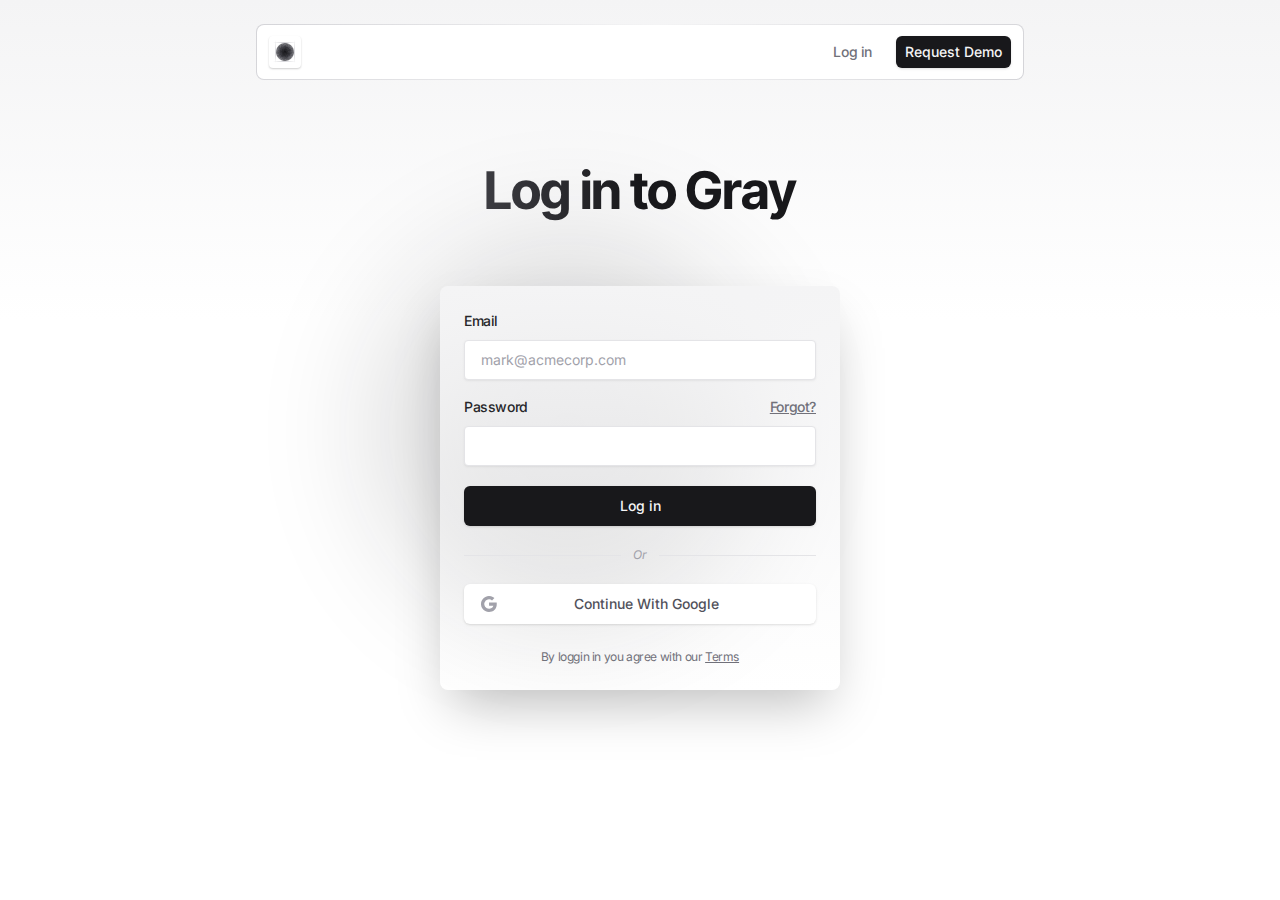
<file: login.html>
<!DOCTYPE html>
<html lang="en">

<head>
    <meta charset="utf-8">
    <title>Gray HTML Demo - Login</title>
    <meta name="viewport" content="width=device-width,initial-scale=1">
    <link href="./style.css" rel="stylesheet">
</head>

<body class="font-inter antialiased bg-white text-zinc-900 tracking-tight">

    <!-- Page wrapper -->
    <div class="flex flex-col min-h-screen overflow-hidden supports-[overflow:clip]:overflow-clip">

        <!-- Site header -->
        <header class="absolute top-2 md:top-6 w-full z-30">
            <div class="px-4 sm:px-6">
                <div class="max-w-3xl mx-auto">
                    <div class="flex items-center justify-between h-14 border border-transparent [background:linear-gradient(theme(colors.white),theme(colors.white))_padding-box,linear-gradient(120deg,theme(colors.zinc.300),theme(colors.zinc.100),theme(colors.zinc.300))_border-box] rounded-lg px-3">
            
                        <!-- Site branding -->
                        <div class="shrink-0 mr-4">
                            <!-- Logo -->
                            <a class="flex items-center justify-center bg-white w-8 h-8 rounded shadow-sm shadow-zinc-950/20" href="index.html">
                                <img src="./images/logo.png" width="24" height="24" alt="Logo">
                            </a>
                        </div>
            
                        <!-- Desktop navigation -->
                        <nav class="flex grow">
            
                            <!-- Desktop sign in links -->
                            <ul class="flex grow justify-end flex-wrap items-center">
                                <li>
                                    <a class="text-sm font-medium text-zinc-500 hover:text-zinc-900 px-3 lg:px-5 py-2 flex items-center transition" href="login.html">Log in</a>
                                </li>
                                <li class="ml-1">
                                    <a class="btn-sm text-zinc-100 bg-zinc-900 hover:bg-zinc-800 w-full shadow" href="request-demo.html">Request Demo</a>
                                </li>
                            </ul>
            
                        </nav>
            
                    </div>
                </div>
            </div>
        </header>

        <!-- Page content -->
        <main class="grow">
            
            <section class="relative before:absolute before:inset-0 before:h-80 before:pointer-events-none before:bg-gradient-to-b before:from-zinc-100 before:-z-10">
                <div class="pt-32 pb-12 md:pt-40 md:pb-20">
                    <div class="px-4 sm:px-6">

                        <!-- Page header -->
                        <div class="max-w-3xl mx-auto text-center pb-12 md:pb-16">
                            <h1 class="font-inter-tight text-4xl md:text-5xl font-bold bg-clip-text text-transparent bg-gradient-to-r from-zinc-500 via-zinc-900 to-zinc-900">Log in to Gray</h1>
                        </div>

                        <!-- Form -->
                        <div class="max-w-[25rem] mx-auto p-6 rounded-lg shadow-2xl bg-gradient-to-b from-zinc-100 to-zinc-50/.7 relative before:absolute before:-top-12 before:-left-16 before:w-96 before:h-96 before:bg-zinc-900 before:opacity-[.15] before:rounded-full before:blur-3xl before:-z-10">
                        
                            <form>
                                <div class="space-y-4">
                                    <div>
                                        <label class="block text-sm text-zinc-800 font-medium mb-2" for="email">Email</label>
                                        <input id="email" class="form-input text-sm w-full" type="email" placeholder="mark@acmecorp.com" required />
                                    </div>
                                    <div>
                                        <div class="flex justify-between">
                                            <label class="block text-sm text-zinc-800 font-medium mb-2" for="password">Password</label>
                                            <a class="text-sm font-medium text-zinc-500 underline hover:no-underline ml-2" href="reset-password.html">Forgot?</a>
                                        </div>
                                        <input id="password" class="form-input text-sm w-full" type="password" required />
                                    </div>
                                </div>
                                <div class="mt-5">
                                    <button class="btn text-zinc-100 bg-zinc-900 hover:bg-zinc-800 w-full shadow">Log in</button>
                                </div>
                            </form>
                        
                            <!-- Divider -->
                            <div class="flex items-center my-5 before:border-t before:border-zinc-200 before:grow before:mr-3 after:border-t after:border-zinc-200 after:grow after:ml-3">
                                <div class="text-xs text-zinc-400 italic">Or</div>
                            </div>
                        
                            <!-- Social login -->
                            <button class="btn text-zinc-600 bg-white hover:text-zinc-900 w-full shadow group relative flex after:flex-1">
                                <div class="flex-1 flex items-center">
                                    <svg class="w-4 h-4 fill-zinc-400 group-hover:fill-rose-500 shrink-0 transition" viewBox="0 0 16 16" xmlns="http://www.w3.org/2000/svg">
                                        <path d="M15.679 6.545H8.043v3.273h4.328c-.692 2.182-2.401 2.91-4.363 2.91a4.727 4.727 0 1 1 3.035-8.347l2.378-2.265A8 8 0 1 0 8.008 16c4.41 0 8.4-2.909 7.67-9.455Z" />
                                    </svg>
                                </div>
                                <span class="flex-auto pl-3">Continue With Google</span>
                            </button>
                        
                            <div class="text-center mt-6">
                                <div class="text-xs text-zinc-500">
                                    By loggin in you agree with our <a class="underline hover:no-underline" href="#0">Terms</a>
                                </div>
                            </div>
                        
                        </div>

                    </div>
                </div>
            </section>

        </main>

    </div>

    <script src="./js/vendors/alpinejs.min.js" defer></script>
    <script src="./js/main.js"></script>

</body>

</html>
</file>
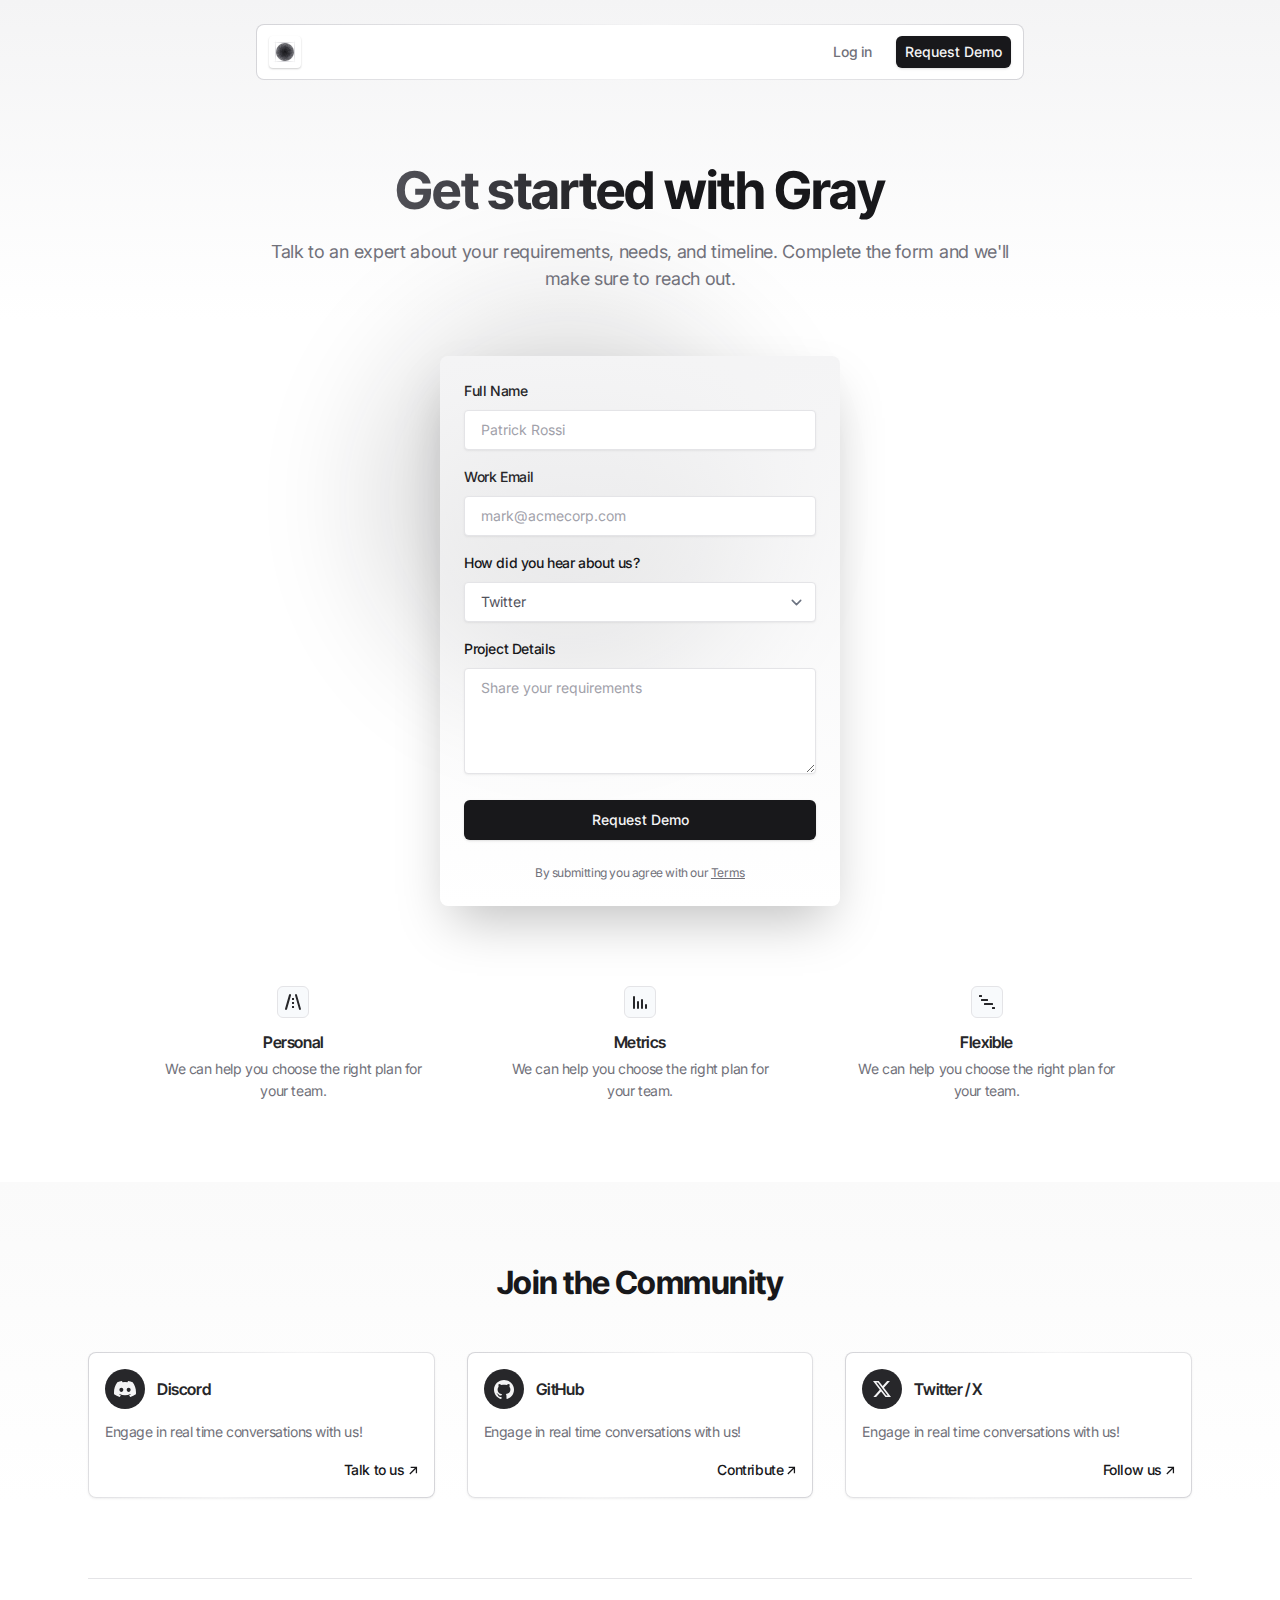
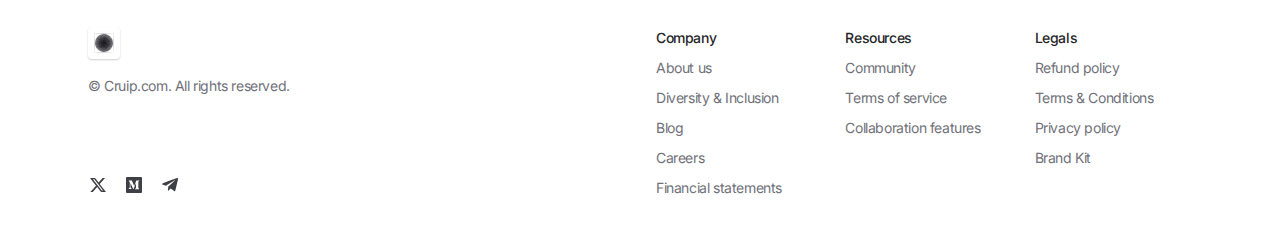
<file: request-demo.html>
<!DOCTYPE html>
<html lang="en">

<head>
    <meta charset="utf-8">
    <title>Gray HTML Demo - Request Demo</title>
    <meta name="viewport" content="width=device-width,initial-scale=1">
    <link href="./style.css" rel="stylesheet">
</head>

<body class="font-inter antialiased bg-white text-zinc-900 tracking-tight">

    <!-- Page wrapper -->
    <div class="flex flex-col min-h-screen overflow-hidden supports-[overflow:clip]:overflow-clip">

        <!-- Site header -->
        <header class="absolute top-2 md:top-6 w-full z-30">
            <div class="px-4 sm:px-6">
                <div class="max-w-3xl mx-auto">
                    <div class="flex items-center justify-between h-14 border border-transparent [background:linear-gradient(theme(colors.white),theme(colors.white))_padding-box,linear-gradient(120deg,theme(colors.zinc.300),theme(colors.zinc.100),theme(colors.zinc.300))_border-box] rounded-lg px-3">
            
                        <!-- Site branding -->
                        <div class="shrink-0 mr-4">
                            <!-- Logo -->
                            <a class="flex items-center justify-center bg-white w-8 h-8 rounded shadow-sm shadow-zinc-950/20" href="index.html">
                                <img src="./images/logo.png" width="24" height="24" alt="Logo">
                            </a>
                        </div>
            
                        <!-- Desktop navigation -->
                        <nav class="flex grow">
            
                            <!-- Desktop sign in links -->
                            <ul class="flex grow justify-end flex-wrap items-center">
                                <li>
                                    <a class="text-sm font-medium text-zinc-500 hover:text-zinc-900 px-3 lg:px-5 py-2 flex items-center transition" href="login.html">Log in</a>
                                </li>
                                <li class="ml-1">
                                    <a class="btn-sm text-zinc-100 bg-zinc-900 hover:bg-zinc-800 w-full shadow" href="request-demo.html">Request Demo</a>
                                </li>
                            </ul>
            
                        </nav>
            
                    </div>
                </div>
            </div>
        </header>

        <!-- Page content -->
        <main class="grow">
            
            <!-- Demo form -->
            <section class="relative before:absolute before:inset-0 before:h-80 before:pointer-events-none before:bg-gradient-to-b before:from-zinc-100 before:-z-10">
                <div class="pt-32 pb-12 md:pt-40 md:pb-20">
                    <div class="px-4 sm:px-6">

                        <!-- Page header -->
                        <div class="max-w-3xl mx-auto text-center pb-12 md:pb-16">
                            <h1 class="font-inter-tight text-4xl md:text-5xl font-bold bg-clip-text text-transparent bg-gradient-to-r from-zinc-500 via-zinc-900 to-zinc-900 pb-4">Get started with Gray</h1>
                            <p class="text-lg text-zinc-500">Talk to an expert about your requirements, needs, and timeline. Complete the form and we'll make sure to reach out.</p>
                        </div>

                        <!-- Form -->
                        <div class="max-w-[25rem] mx-auto p-6 rounded-lg shadow-2xl bg-gradient-to-b from-zinc-100 to-zinc-50/.7 relative before:absolute before:-top-12 before:-left-16 before:w-96 before:h-96 before:bg-zinc-900 before:opacity-[.15] before:rounded-full before:blur-3xl before:-z-10">
                        
                            <form>
                                <div class="space-y-4">
                                    <div>
                                        <label class="block text-sm text-zinc-800 font-medium mb-2" for="name">Full Name</label>
                                        <input id="name" class="form-input text-sm w-full" type="text" placeholder="Patrick Rossi" required />
                                    </div>
                                    <div>
                                        <label class="block text-sm text-zinc-800 font-medium mb-2" for="email">Work Email</label>
                                        <input id="email" class="form-input text-sm w-full" type="email" placeholder="mark@acmecorp.com" required />
                                    </div>
                                    <div>
                                        <label class="block text-sm font-medium mb-2" for="channel">How did you hear about us?</label>
                                        <select id="channel" class="form-select w-full" required>
                                            <option>Twitter</option>
                                            <option>Medium</option>
                                            <option>Telegram</option>
                                        </select>
                                    </div>
                                    <div>
                                        <label class="block text-sm font-medium mb-2" for="message">Project Details</label>
                                        <textarea id="message" class="form-textarea text-sm w-full" rows="4" placeholder="Share your requirements" required></textarea>
                                    </div>
                                </div>
                                <div class="mt-5">
                                    <button class="btn text-zinc-100 bg-zinc-900 hover:bg-zinc-800 w-full shadow">Request Demo</button>
                                </div>
                            </form>
                        
                            <div class="text-center mt-6">
                                <div class="text-xs text-zinc-500">
                                    By submitting you agree with our <a class="underline hover:no-underline" href="#0">Terms</a>
                                </div>
                            </div>
                        
                        </div>

                    </div>
                </div>
            </section>

            <!-- Demo features -->
            <section>
                <div class="pb-12 md:pb-20">
                    <div class="max-w-5xl mx-auto px-4 sm:px-6">
                        <div class="grid md:grid-cols-3 gap-8 md:gap-6 lg:gap-16 text-center">
                            <!-- Item #1 -->
                            <div>
                                <div class="w-8 h-8 bg-slate-50 border border-zinc-200 rounded-md inline-flex items-center justify-center mb-3">
                                    <svg class="fill-zinc-800" xmlns="http://www.w3.org/2000/svg" width="16" height="17">
                                        <path d="M.72 16.053c-.5-.2-.8-.7-.7-1.2l4-14c.2-.6.7-.9 1.3-.8.5.2.8.7.7 1.3l-4 14c-.2.5-.7.8-1.3.7Zm13.3-.7-4-14c-.1-.6.2-1.1.7-1.3.5-.2 1.1.2 1.2.7l4 14c.2.5-.2 1.1-.7 1.2-.5.2-1-.1-1.2-.6Zm-7-11.3h2v2h-2v-2Zm0 4h2v2h-2v-2Zm0 4h2v2h-2v-2Z" />
                                    </svg>
                                </div>
                                <h3 class="font-inter-tight font-semibold text-zinc-800 mb-1">Personal</h3>
                                <p class="text-sm text-zinc-500">We can help you choose the right plan for your team.</p>
                            </div>
                            <!-- Item #2 -->
                            <div>
                                <div class="w-8 h-8 bg-slate-50 border border-zinc-200 rounded-md inline-flex items-center justify-center mb-3">
                                    <svg class="fill-zinc-800" xmlns="http://www.w3.org/2000/svg" width="14" height="13">
                                        <path d="M1 0a1 1 0 0 1 1 1v11a1 1 0 0 1-2 0V1a1 1 0 0 1 1-1Zm4 5a1 1 0 0 1 1 1v6a1 1 0 0 1-2 0V6a1 1 0 0 1 1-1Zm4-2a1 1 0 0 1 1 1v8a1 1 0 0 1-2 0V4a1 1 0 0 1 1-1Zm4 5a1 1 0 0 1 1 1v3a1 1 0 0 1-2 0V9a1 1 0 0 1 1-1Z" />
                                    </svg>
                                </div>
                                <h3 class="font-inter-tight font-semibold text-zinc-800 mb-1">Metrics</h3>
                                <p class="text-sm text-zinc-500">We can help you choose the right plan for your team.</p>
                            </div>
                            <!-- Item #3 -->
                            <div>
                                <div class="w-8 h-8 bg-slate-50 border border-zinc-200 rounded-md inline-flex items-center justify-center mb-3">
                                    <svg class="fill-zinc-800" xmlns="http://www.w3.org/2000/svg" width="16" height="14">
                                        <path d="M.5 0h2a.5.5 0 0 1 .5.5v1a.5.5 0 0 1-.5.5h-2a.5.5 0 0 1-.5-.5v-1A.5.5 0 0 1 .5 0Zm13 12h2a.5.5 0 0 1 .5.5v1a.5.5 0 0 1-.5.5h-2a.5.5 0 0 1-.5-.5v-1a.5.5 0 0 1 .5-.5Zm-11-8h6a.5.5 0 0 1 .5.5v1a.5.5 0 0 1-.5.5h-6a.5.5 0 0 1-.5-.5v-1a.5.5 0 0 1 .5-.5Zm3 4h8a.5.5 0 0 1 .5.5v1a.5.5 0 0 1-.5.5h-8a.5.5 0 0 1-.5-.5v-1a.5.5 0 0 1 .5-.5Z" />
                                    </svg>
                                </div>
                                <h3 class="font-inter-tight font-semibold text-zinc-800 mb-1">Flexible</h3>
                                <p class="text-sm text-zinc-500">We can help you choose the right plan for your team.</p>
                            </div>
                        </div>
                    </div>
                </div>
            </section>

            <!-- Join community -->
            <section class="relative before:absolute before:inset-0 before:h-80 before:pointer-events-none before:bg-gradient-to-b before:from-zinc-50 before:-z-10">
                <div class="py-12 md:py-20">
                    <div class="max-w-6xl mx-auto px-4 sm:px-6">
                        <div class="relative max-w-3xl mx-auto text-center pb-12">
                            <h2 class="font-inter-tight text-3xl font-bold text-zinc-900">Join the Community</h2>
                        </div>
                        <div class="grid md:grid-cols-3 gap-4 lg:gap-8">
                            <!-- Item #1 -->
                            <div class="flex flex-col p-4 border border-transparent [background:linear-gradient(theme(colors.white),theme(colors.white))_padding-box,linear-gradient(120deg,theme(colors.zinc.300),theme(colors.zinc.100),theme(colors.zinc.300))_border-box] rounded-lg shadow shadow-black/5">
                                <div class="flex items-center mb-3">
                                    <div class="w-10 h-10 bg-zinc-800 rounded-full flex items-center justify-center mr-3">
                                        <svg class="fill-zinc-100" xmlns="http://www.w3.org/2000/svg" width="22" height="16">
                                            <path d="M18.624 1.326A18.784 18.784 0 0 0 14.146.001a.07.07 0 0 0-.072.033c-.193.328-.408.756-.558 1.092a17.544 17.544 0 0 0-5.03 0A10.86 10.86 0 0 0 7.922.034.072.072 0 0 0 7.849 0C6.277.26 4.774.711 3.37 1.326a.063.063 0 0 0-.03.024C.49 5.416-.292 9.382.091 13.298c.002.02.013.038.029.05a18.598 18.598 0 0 0 5.493 2.65.073.073 0 0 0 .077-.025c.423-.551.8-1.133 1.124-1.744.02-.036 0-.079-.038-.093a12.278 12.278 0 0 1-1.716-.78.066.066 0 0 1-.007-.112c.115-.082.23-.168.34-.255a.07.07 0 0 1 .072-.009c3.6 1.569 7.498 1.569 11.056 0a.07.07 0 0 1 .072.008c.11.087.226.174.342.256a.066.066 0 0 1-.006.112c-.548.305-1.118.564-1.717.78a.066.066 0 0 0-.038.093c.33.61.708 1.192 1.123 1.743a.072.072 0 0 0 .078.025 18.538 18.538 0 0 0 5.502-2.65.067.067 0 0 0 .028-.048c.459-4.528-.768-8.461-3.252-11.948a.055.055 0 0 0-.03-.025ZM7.352 10.914c-1.084 0-1.977-.95-1.977-2.116 0-1.166.875-2.116 1.977-2.116 1.11 0 1.994.958 1.977 2.116 0 1.166-.876 2.116-1.977 2.116Zm7.31 0c-1.084 0-1.977-.95-1.977-2.116 0-1.166.876-2.116 1.977-2.116 1.11 0 1.994.958 1.977 2.116 0 1.166-.867 2.116-1.977 2.116Z" />
                                        </svg>
                                    </div>
                                    <h3 class="font-inter-tight font-semibold text-zinc-800">Discord</h3>
                                </div>
                                <p class="grow text-sm text-zinc-500">Engage in real time conversations with us!</p>
                                <div class="text-right">
                                    <a class="inline-flex items-center font-medium text-sm mt-4" href="#0">
                                        Talk to us
                                        <svg class="shrink-0 ml-1 fill-current" xmlns="http://www.w3.org/2000/svg" width="9" height="9">
                                            <path d="m1.285 8.514-.909-.915 5.513-5.523H1.663l.01-1.258h6.389v6.394H6.794l.01-4.226z" />
                                        </svg>
                                    </a>
                                </div>
                            </div>
                            <!-- Item #2 -->
                            <div class="flex flex-col p-4 border border-transparent [background:linear-gradient(theme(colors.white),theme(colors.white))_padding-box,linear-gradient(120deg,theme(colors.zinc.300),theme(colors.zinc.100),theme(colors.zinc.300))_border-box] rounded-lg shadow shadow-black/5">
                                <div class="flex items-center mb-3">
                                    <div class="w-10 h-10 bg-zinc-800 rounded-full flex items-center justify-center mr-3">
                                        <svg class="fill-zinc-100" xmlns="http://www.w3.org/2000/svg" width="20" height="19">
                                            <path d="M10.041 0C4.52 0 0 4.382 0 9.737c0 4.3 2.845 7.952 6.862 9.25.502.081.669-.243.669-.487v-1.622c-2.761.568-3.347-1.299-3.347-1.299-.419-1.136-1.088-1.46-1.088-1.46-1.004-.568 0-.568 0-.568 1.004.08 1.506.973 1.506.973.92 1.461 2.343 1.055 2.929.812.084-.65.335-1.055.67-1.298-2.26-.244-4.603-1.055-4.603-4.788 0-1.055.419-1.947 1.004-2.596 0-.325-.418-1.299.168-2.597 0 0 .836-.243 2.761.974.837-.244 1.673-.325 2.51-.325.837 0 1.674.081 2.51.325 1.925-1.298 2.762-.974 2.762-.974.586 1.38.167 2.353.084 2.597.669.649 1.004 1.541 1.004 2.596 0 3.733-2.343 4.544-4.603 4.788.335.324.67.892.67 1.785V18.5c0 .244.167.568.67.487 4.016-1.298 6.86-4.95 6.86-9.25C20.084 4.382 15.565 0 10.042 0Z" />
                                        </svg>
                                    </div>
                                    <h3 class="font-inter-tight font-semibold text-zinc-800">GitHub</h3>
                                </div>
                                <p class="grow text-sm text-zinc-500">Engage in real time conversations with us!</p>
                                <div class="text-right">
                                    <a class="inline-flex items-center font-medium text-sm mt-4" href="#0">
                                        Contribute
                                        <svg class="shrink-0 ml-1 fill-current" xmlns="http://www.w3.org/2000/svg" width="9" height="9">
                                            <path d="m1.285 8.514-.909-.915 5.513-5.523H1.663l.01-1.258h6.389v6.394H6.794l.01-4.226z" />
                                        </svg>
                                    </a>
                                </div>
                            </div>
                            <!-- Item #3 -->
                            <div class="flex flex-col p-4 border border-transparent [background:linear-gradient(theme(colors.white),theme(colors.white))_padding-box,linear-gradient(120deg,theme(colors.zinc.300),theme(colors.zinc.100),theme(colors.zinc.300))_border-box] rounded-lg shadow shadow-black/5">
                                <div class="flex items-center mb-3">
                                    <div class="w-10 h-10 bg-zinc-800 rounded-full flex items-center justify-center mr-3">
                                        <svg class="fill-zinc-100" xmlns="http://www.w3.org/2000/svg" width="18" height="16">
                                            <path d="M8.096 10.409 3.117 16H.355l6.452-7.248L0 0h5.695L9.63 5.115 14.176 0h2.76L10.91 6.78 18 16h-5.555l-4.349-5.591Zm5.111 3.966h1.53L4.864 1.54h-1.64l9.984 12.836Z" />
                                        </svg>
                                    </div>
                                    <h3 class="font-inter-tight font-semibold text-zinc-800">Twitter / X</h3>
                                </div>
                                <p class="grow text-sm text-zinc-500">Engage in real time conversations with us!</p>
                                <div class="text-right">
                                    <a class="inline-flex items-center font-medium text-sm mt-4" href="#0">
                                        Follow us
                                        <svg class="shrink-0 ml-1 fill-current" xmlns="http://www.w3.org/2000/svg" width="9" height="9">
                                            <path d="m1.285 8.514-.909-.915 5.513-5.523H1.663l.01-1.258h6.389v6.394H6.794l.01-4.226z" />
                                        </svg>
                                    </a>
                                </div>
                            </div>
                        </div>
                    </div>
                </div>
            </section>

        </main>

        <!-- Site footer -->
        <footer>
            <div class="max-w-6xl mx-auto px-4 sm:px-6">
        
                <!-- Top area: Blocks -->
                <div class="grid sm:grid-cols-12 gap-8 py-8 md:py-12 border-t border-zinc-200">
        
                    <!-- 1st block -->
                    <div class="sm:col-span-6 md:col-span-3 lg:col-span-6 max-sm:order-1 flex flex-col">
                        <div class="mb-4">
                            <!-- Logo -->
                            <a class="flex items-center justify-center bg-white w-8 h-8 rounded shadow-sm shadow-zinc-950/20" href="index.html">
                                <img src="./images/logo.png" width="24" height="24" alt="Logo">
                            </a>
                        </div>
                        <div class="grow text-sm text-zinc-500">&copy; Cruip.com. All rights reserved.</div>
                        <!-- Social links -->
                        <ul class="flex space-x-4 mt-4 mb-1">
                            <li>
                                <a class="flex justify-center items-center text-zinc-700 hover:text-zinc-900 transition" href="#0" aria-label="Twitter">
                                    <svg class="fill-current" xmlns="http://www.w3.org/2000/svg" width="20" height="20">
                                        <path d="m7.063 3 3.495 4.475L14.601 3h2.454l-5.359 5.931L18 17h-4.938l-3.866-4.893L4.771 17H2.316l5.735-6.342L2 3h5.063Zm-.74 1.347H4.866l8.875 11.232h1.36L6.323 4.347Z" />
                                    </svg>
                                </a>
                            </li>
                            <li>
                                <a class="flex justify-center items-center text-zinc-700 hover:text-zinc-900 transition" href="#0" aria-label="Medium">
                                    <svg class="fill-current" xmlns="http://www.w3.org/2000/svg" width="20" height="20">
                                        <path d="M17 2H3a1 1 0 0 0-1 1v14a1 1 0 0 0 1 1h14a1 1 0 0 0 1-1V3a1 1 0 0 0-1-1Zm-1.708 3.791-.858.823a.251.251 0 0 0-.1.241V12.9a.251.251 0 0 0 .1.241l.838.823v.181h-4.215v-.181l.868-.843c.085-.085.085-.11.085-.241V7.993L9.6 14.124h-.329l-2.81-6.13V12.1a.567.567 0 0 0 .156.472l1.129 1.37v.181h-3.2v-.181l1.129-1.37a.547.547 0 0 0 .146-.472V7.351A.416.416 0 0 0 5.683 7l-1-1.209V5.61H7.8l2.4 5.283 2.122-5.283h2.971l-.001.181Z" />
                                    </svg>
                                </a>
                            </li>
                            <li>
                                <a class="flex justify-center items-center text-zinc-700 hover:text-zinc-900 transition" href="#0" aria-label="Telegram">
                                    <svg class="fill-current" xmlns="http://www.w3.org/2000/svg" width="20" height="20">
                                        <path d="M17.968 3.276a.338.338 0 0 0-.232-.253 1.192 1.192 0 0 0-.63.045S3.087 8.106 2.286 8.664c-.172.121-.23.19-.259.272-.138.4.293.573.293.573l3.613 1.177a.388.388 0 0 0 .183-.011c.822-.519 8.27-5.222 8.7-5.38.068-.02.118 0 .1.049-.172.6-6.606 6.319-6.64 6.354a.138.138 0 0 0-.05.118l-.337 3.528s-.142 1.1.956 0a30.66 30.66 0 0 1 1.9-1.738c1.242.858 2.58 1.806 3.156 2.3a1 1 0 0 0 .732.283.825.825 0 0 0 .7-.622S17.894 5.292 17.98 3.909c.008-.135.021-.217.021-.317a1.177 1.177 0 0 0-.032-.316Z" />
                                    </svg>
                                </a>
                            </li>
                        </ul>
                    </div>
        
                    <!-- 2nd block -->
                    <div class="sm:col-span-6 md:col-span-3 lg:col-span-2">
                        <h6 class="text-sm text-zinc-800 font-medium mb-2">Company</h6>
                        <ul class="text-sm space-y-2">
                            <li>
                                <a class="text-zinc-500 hover:text-zinc-900 transition" href="#0">About us</a>
                            </li>
                            <li>
                                <a class="text-zinc-500 hover:text-zinc-900 transition" href="#0">Diversity & Inclusion</a>
                            </li>
                            <li>
                                <a class="text-zinc-500 hover:text-zinc-900 transition" href="#0">Blog</a>
                            </li>
                            <li>
                                <a class="text-zinc-500 hover:text-zinc-900 transition" href="#0">Careers</a>
                            </li>
                            <li>
                                <a class="text-zinc-500 hover:text-zinc-900 transition" href="#0">Financial statements</a>
                            </li>
                        </ul>
                    </div>
        
                    <!-- 3rd block -->
                    <div class="sm:col-span-6 md:col-span-3 lg:col-span-2">
                        <h6 class="text-sm text-zinc-800 font-medium mb-2">Resources</h6>
                        <ul class="text-sm space-y-2">
                            <li>
                                <a class="text-zinc-500 hover:text-zinc-900 transition" href="#0">Community</a>
                            </li>
                            <li>
                                <a class="text-zinc-500 hover:text-zinc-900 transition" href="#0">Terms of service</a>
                            </li>
                            <li>
                                <a class="text-zinc-500 hover:text-zinc-900 transition" href="#0">Collaboration features</a>
                            </li>
                        </ul>
                    </div>
        
                    <!-- 4th block -->
                    <div class="sm:col-span-6 md:col-span-3 lg:col-span-2">
                        <h6 class="text-sm text-zinc-800 font-medium mb-2">Legals</h6>
                        <ul class="text-sm space-y-2">
                            <li>
                                <a class="text-zinc-500 hover:text-zinc-900 transition" href="#0">Refund policy</a>
                            </li>
                            <li>
                                <a class="text-zinc-500 hover:text-zinc-900 transition" href="#0">Terms & Conditions</a>
                            </li>
                            <li>
                                <a class="text-zinc-500 hover:text-zinc-900 transition" href="#0">Privacy policy</a>
                            </li>
                            <li>
                                <a class="text-zinc-500 hover:text-zinc-900 transition" href="#0">Brand Kit</a>
                            </li>
                        </ul>
                    </div>
        
                </div>
        
            </div>
        </footer>

    </div>

    <script src="./js/vendors/alpinejs.min.js" defer></script>
    <script src="./js/main.js"></script>

</body>

</html>
</file>
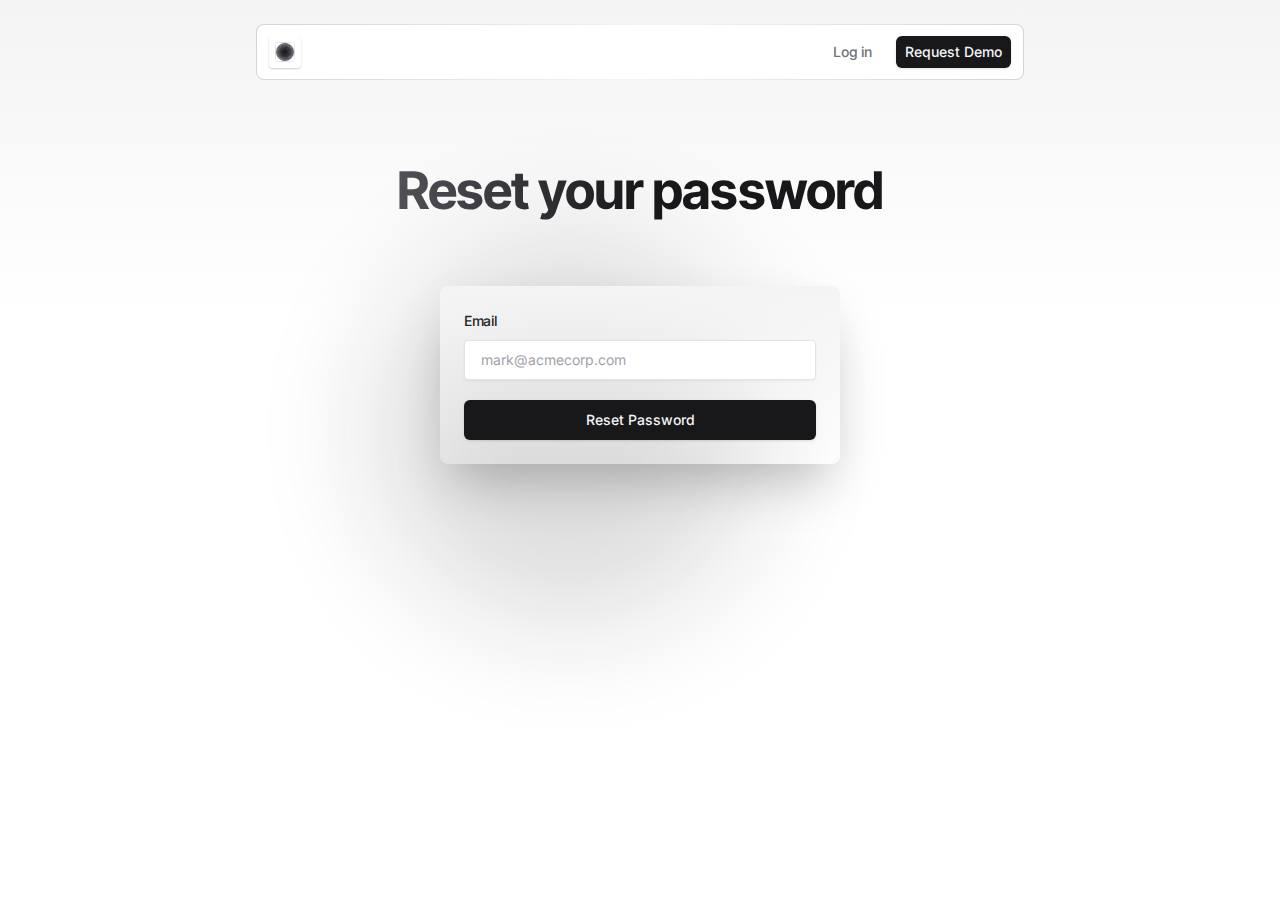
<file: reset-password.html>
<!DOCTYPE html>
<html lang="en">

<head>
    <meta charset="utf-8">
    <title>Gray HTML Demo - Reset Password</title>
    <meta name="viewport" content="width=device-width,initial-scale=1">
    <link href="./style.css" rel="stylesheet">
</head>

<body class="font-inter antialiased bg-white text-zinc-900 tracking-tight">

    <!-- Page wrapper -->
    <div class="flex flex-col min-h-screen overflow-hidden supports-[overflow:clip]:overflow-clip">

        <!-- Site header -->
        <header class="absolute top-2 md:top-6 w-full z-30">
            <div class="px-4 sm:px-6">
                <div class="max-w-3xl mx-auto">
                    <div class="flex items-center justify-between h-14 border border-transparent [background:linear-gradient(theme(colors.white),theme(colors.white))_padding-box,linear-gradient(120deg,theme(colors.zinc.300),theme(colors.zinc.100),theme(colors.zinc.300))_border-box] rounded-lg px-3">
            
                        <!-- Site branding -->
                        <div class="shrink-0 mr-4">
                            <!-- Logo -->
                            <a class="flex items-center justify-center bg-white w-8 h-8 rounded shadow-sm shadow-zinc-950/20" href="index.html">
                                <img src="./images/logo.png" width="24" height="24" alt="Logo">
                            </a>
                        </div>
            
                        <!-- Desktop navigation -->
                        <nav class="flex grow">
            
                            <!-- Desktop sign in links -->
                            <ul class="flex grow justify-end flex-wrap items-center">
                                <li>
                                    <a class="text-sm font-medium text-zinc-500 hover:text-zinc-900 px-3 lg:px-5 py-2 flex items-center transition" href="login.html">Log in</a>
                                </li>
                                <li class="ml-1">
                                    <a class="btn-sm text-zinc-100 bg-zinc-900 hover:bg-zinc-800 w-full shadow" href="request-demo.html">Request Demo</a>
                                </li>
                            </ul>
            
                        </nav>
            
                    </div>
                </div>
            </div>
        </header>

        <!-- Page content -->
        <main class="grow">
            
            <section class="relative before:absolute before:inset-0 before:h-80 before:pointer-events-none before:bg-gradient-to-b before:from-zinc-100 before:-z-10">
                <div class="pt-32 pb-12 md:pt-40 md:pb-20">
                    <div class="px-4 sm:px-6">

                        <!-- Page header -->
                        <div class="max-w-3xl mx-auto text-center pb-12 md:pb-16">
                            <h1 class="font-inter-tight text-4xl md:text-5xl font-bold bg-clip-text text-transparent bg-gradient-to-r from-zinc-500 via-zinc-900 to-zinc-900">Reset your password</h1>
                        </div>

                        <!-- Form -->
                        <div class="max-w-[25rem] mx-auto p-6 rounded-lg shadow-2xl bg-gradient-to-b from-zinc-100 to-zinc-50/.7 relative before:absolute before:-top-12 before:-left-16 before:w-96 before:h-96 before:bg-zinc-900 before:opacity-[.15] before:rounded-full before:blur-3xl before:-z-10">
                        
                            <form>
                                <div class="space-y-4">
                                    <div>
                                        <label class="block text-sm text-zinc-800 font-medium mb-2" for="email">Email</label>
                                        <input id="email" class="form-input text-sm w-full" type="email" placeholder="mark@acmecorp.com" required />
                                    </div>
                                </div>
                                <div class="mt-5">
                                    <button class="btn text-zinc-100 bg-zinc-900 hover:bg-zinc-800 w-full shadow">Reset Password</button>
                                </div>
                            </form>
                        
                        </div>

                    </div>
                </div>
            </section>

        </main>

    </div>

    <script src="./js/vendors/alpinejs.min.js" defer></script>
    <script src="./js/main.js"></script>

</body>

</html>
</file>
<file: style.css>
@import url('https://fonts.googleapis.com/css2?family=Inter:wght@400;500&family=Inter+Tight:ital,wght@0,500;0,600;0,700;1,700&display=fallback');

/* @import 'additional-styles/custom-fonts'; */

/* ! tailwindcss v3.3.6 | MIT License | https://tailwindcss.com */

/*
1. Prevent padding and border from affecting element width. (https://github.com/mozdevs/cssremedy/issues/4)
2. Allow adding a border to an element by just adding a border-width. (https://github.com/tailwindcss/tailwindcss/pull/116)
*/

*,
::before,
::after {
  box-sizing: border-box;
  /* 1 */
  border-width: 0;
  /* 2 */
  border-style: solid;
  /* 2 */
  border-color: #e5e7eb;
  /* 2 */
}

::before,
::after {
  --tw-content: '';
}

/*
1. Use a consistent sensible line-height in all browsers.
2. Prevent adjustments of font size after orientation changes in iOS.
3. Use a more readable tab size.
4. Use the user's configured `sans` font-family by default.
5. Use the user's configured `sans` font-feature-settings by default.
6. Use the user's configured `sans` font-variation-settings by default.
*/

html {
  line-height: 1.5;
  /* 1 */
  -webkit-text-size-adjust: 100%;
  /* 2 */
  -moz-tab-size: 4;
  /* 3 */
  -o-tab-size: 4;
     tab-size: 4;
  /* 3 */
  font-family: ui-sans-serif, system-ui, -apple-system, BlinkMacSystemFont, "Segoe UI", Roboto, "Helvetica Neue", Arial, "Noto Sans", sans-serif, "Apple Color Emoji", "Segoe UI Emoji", "Segoe UI Symbol", "Noto Color Emoji";
  /* 4 */
  font-feature-settings: normal;
  /* 5 */
  font-variation-settings: normal;
  /* 6 */
}

/*
1. Remove the margin in all browsers.
2. Inherit line-height from `html` so users can set them as a class directly on the `html` element.
*/

body {
  margin: 0;
  /* 1 */
  line-height: inherit;
  /* 2 */
}

/*
1. Add the correct height in Firefox.
2. Correct the inheritance of border color in Firefox. (https://bugzilla.mozilla.org/show_bug.cgi?id=190655)
3. Ensure horizontal rules are visible by default.
*/

hr {
  height: 0;
  /* 1 */
  color: inherit;
  /* 2 */
  border-top-width: 1px;
  /* 3 */
}

/*
Add the correct text decoration in Chrome, Edge, and Safari.
*/

abbr:where([title]) {
  -webkit-text-decoration: underline dotted;
          text-decoration: underline dotted;
}

/*
Remove the default font size and weight for headings.
*/

h1,
h2,
h3,
h4,
h5,
h6 {
  font-size: inherit;
  font-weight: inherit;
}

/*
Reset links to optimize for opt-in styling instead of opt-out.
*/

a {
  color: inherit;
  text-decoration: inherit;
}

/*
Add the correct font weight in Edge and Safari.
*/

b,
strong {
  font-weight: bolder;
}

/*
1. Use the user's configured `mono` font-family by default.
2. Use the user's configured `mono` font-feature-settings by default.
3. Use the user's configured `mono` font-variation-settings by default.
4. Correct the odd `em` font sizing in all browsers.
*/

code,
kbd,
samp,
pre {
  font-family: ui-monospace, SFMono-Regular, Menlo, Monaco, Consolas, "Liberation Mono", "Courier New", monospace;
  /* 1 */
  font-feature-settings: normal;
  /* 2 */
  font-variation-settings: normal;
  /* 3 */
  font-size: 1em;
  /* 4 */
}

/*
Add the correct font size in all browsers.
*/

small {
  font-size: 80%;
}

/*
Prevent `sub` and `sup` elements from affecting the line height in all browsers.
*/

sub,
sup {
  font-size: 75%;
  line-height: 0;
  position: relative;
  vertical-align: baseline;
}

sub {
  bottom: -0.25em;
}

sup {
  top: -0.5em;
}

/*
1. Remove text indentation from table contents in Chrome and Safari. (https://bugs.chromium.org/p/chromium/issues/detail?id=999088, https://bugs.webkit.org/show_bug.cgi?id=201297)
2. Correct table border color inheritance in all Chrome and Safari. (https://bugs.chromium.org/p/chromium/issues/detail?id=935729, https://bugs.webkit.org/show_bug.cgi?id=195016)
3. Remove gaps between table borders by default.
*/

table {
  text-indent: 0;
  /* 1 */
  border-color: inherit;
  /* 2 */
  border-collapse: collapse;
  /* 3 */
}

/*
1. Change the font styles in all browsers.
2. Remove the margin in Firefox and Safari.
3. Remove default padding in all browsers.
*/

button,
input,
optgroup,
select,
textarea {
  font-family: inherit;
  /* 1 */
  font-feature-settings: inherit;
  /* 1 */
  font-variation-settings: inherit;
  /* 1 */
  font-size: 100%;
  /* 1 */
  font-weight: inherit;
  /* 1 */
  line-height: inherit;
  /* 1 */
  color: inherit;
  /* 1 */
  margin: 0;
  /* 2 */
  padding: 0;
  /* 3 */
}

/*
Remove the inheritance of text transform in Edge and Firefox.
*/

button,
select {
  text-transform: none;
}

/*
1. Correct the inability to style clickable types in iOS and Safari.
2. Remove default button styles.
*/

button,
[type='button'],
[type='reset'],
[type='submit'] {
  -webkit-appearance: button;
  /* 1 */
  background-color: transparent;
  /* 2 */
  background-image: none;
  /* 2 */
}

/*
Use the modern Firefox focus style for all focusable elements.
*/

:-moz-focusring {
  outline: auto;
}

/*
Remove the additional `:invalid` styles in Firefox. (https://github.com/mozilla/gecko-dev/blob/2f9eacd9d3d995c937b4251a5557d95d494c9be1/layout/style/res/forms.css#L728-L737)
*/

:-moz-ui-invalid {
  box-shadow: none;
}

/*
Add the correct vertical alignment in Chrome and Firefox.
*/

progress {
  vertical-align: baseline;
}

/*
Correct the cursor style of increment and decrement buttons in Safari.
*/

::-webkit-inner-spin-button,
::-webkit-outer-spin-button {
  height: auto;
}

/*
1. Correct the odd appearance in Chrome and Safari.
2. Correct the outline style in Safari.
*/

[type='search'] {
  -webkit-appearance: textfield;
  /* 1 */
  outline-offset: -2px;
  /* 2 */
}

/*
Remove the inner padding in Chrome and Safari on macOS.
*/

::-webkit-search-decoration {
  -webkit-appearance: none;
}

/*
1. Correct the inability to style clickable types in iOS and Safari.
2. Change font properties to `inherit` in Safari.
*/

::-webkit-file-upload-button {
  -webkit-appearance: button;
  /* 1 */
  font: inherit;
  /* 2 */
}

/*
Add the correct display in Chrome and Safari.
*/

summary {
  display: list-item;
}

/*
Removes the default spacing and border for appropriate elements.
*/

blockquote,
dl,
dd,
h1,
h2,
h3,
h4,
h5,
h6,
hr,
figure,
p,
pre {
  margin: 0;
}

fieldset {
  margin: 0;
  padding: 0;
}

legend {
  padding: 0;
}

ol,
ul,
menu {
  list-style: none;
  margin: 0;
  padding: 0;
}

/*
Reset default styling for dialogs.
*/

dialog {
  padding: 0;
}

/*
Prevent resizing textareas horizontally by default.
*/

textarea {
  resize: vertical;
}

/*
1. Reset the default placeholder opacity in Firefox. (https://github.com/tailwindlabs/tailwindcss/issues/3300)
2. Set the default placeholder color to the user's configured gray 400 color.
*/

input::-moz-placeholder, textarea::-moz-placeholder {
  opacity: 1;
  /* 1 */
  color: #9ca3af;
  /* 2 */
}

input::placeholder,
textarea::placeholder {
  opacity: 1;
  /* 1 */
  color: #9ca3af;
  /* 2 */
}

/*
Set the default cursor for buttons.
*/

button,
[role="button"] {
  cursor: pointer;
}

/*
Make sure disabled buttons don't get the pointer cursor.
*/

:disabled {
  cursor: default;
}

/*
1. Make replaced elements `display: block` by default. (https://github.com/mozdevs/cssremedy/issues/14)
2. Add `vertical-align: middle` to align replaced elements more sensibly by default. (https://github.com/jensimmons/cssremedy/issues/14#issuecomment-634934210)
   This can trigger a poorly considered lint error in some tools but is included by design.
*/

img,
svg,
video,
canvas,
audio,
iframe,
embed,
object {
  display: block;
  /* 1 */
  vertical-align: middle;
  /* 2 */
}

/*
Constrain images and videos to the parent width and preserve their intrinsic aspect ratio. (https://github.com/mozdevs/cssremedy/issues/14)
*/

img,
video {
  max-width: 100%;
  height: auto;
}

/* Make elements with the HTML hidden attribute stay hidden by default */

[hidden] {
  display: none;
}

[type='text'],input:where(:not([type])),[type='email'],[type='url'],[type='password'],[type='number'],[type='date'],[type='datetime-local'],[type='month'],[type='search'],[type='tel'],[type='time'],[type='week'],[multiple],textarea,select{
  -webkit-appearance: none;
     -moz-appearance: none;
          appearance: none;
  background-color: #fff;
  border-color: #6b7280;
  border-width: 1px;
  border-radius: 0px;
  padding-top: 0.5rem;
  padding-right: 0.75rem;
  padding-bottom: 0.5rem;
  padding-left: 0.75rem;
  font-size: 1rem;
  line-height: 1.5rem;
  --tw-shadow: 0 0 #0000;
}

[type='text']:focus, input:where(:not([type])):focus, [type='email']:focus, [type='url']:focus, [type='password']:focus, [type='number']:focus, [type='date']:focus, [type='datetime-local']:focus, [type='month']:focus, [type='search']:focus, [type='tel']:focus, [type='time']:focus, [type='week']:focus, [multiple]:focus, textarea:focus, select:focus{
  outline: 2px solid transparent;
  outline-offset: 2px;
  --tw-ring-inset: var(--tw-empty,/*!*/ /*!*/);
  --tw-ring-offset-width: 0px;
  --tw-ring-offset-color: #fff;
  --tw-ring-color: #2563eb;
  --tw-ring-offset-shadow: var(--tw-ring-inset) 0 0 0 var(--tw-ring-offset-width) var(--tw-ring-offset-color);
  --tw-ring-shadow: var(--tw-ring-inset) 0 0 0 calc(1px + var(--tw-ring-offset-width)) var(--tw-ring-color);
  box-shadow: var(--tw-ring-offset-shadow), var(--tw-ring-shadow), var(--tw-shadow);
  border-color: #2563eb;
}

input::-moz-placeholder, textarea::-moz-placeholder{
  color: #6b7280;
  opacity: 1;
}

input::placeholder,textarea::placeholder{
  color: #6b7280;
  opacity: 1;
}

::-webkit-datetime-edit-fields-wrapper{
  padding: 0;
}

::-webkit-date-and-time-value{
  min-height: 1.5em;
  text-align: inherit;
}

::-webkit-datetime-edit{
  display: inline-flex;
}

::-webkit-datetime-edit,::-webkit-datetime-edit-year-field,::-webkit-datetime-edit-month-field,::-webkit-datetime-edit-day-field,::-webkit-datetime-edit-hour-field,::-webkit-datetime-edit-minute-field,::-webkit-datetime-edit-second-field,::-webkit-datetime-edit-millisecond-field,::-webkit-datetime-edit-meridiem-field{
  padding-top: 0;
  padding-bottom: 0;
}

select{
  background-image: url("data:image/svg+xml,%3csvg xmlns='http://www.w3.org/2000/svg' fill='none' viewBox='0 0 20 20'%3e%3cpath stroke='%236b7280' stroke-linecap='round' stroke-linejoin='round' stroke-width='1.5' d='M6 8l4 4 4-4'/%3e%3c/svg%3e");
  background-position: right 0.5rem center;
  background-repeat: no-repeat;
  background-size: 1.5em 1.5em;
  padding-right: 2.5rem;
  -webkit-print-color-adjust: exact;
          print-color-adjust: exact;
}

[multiple],[size]:where(select:not([size="1"])){
  background-image: initial;
  background-position: initial;
  background-repeat: unset;
  background-size: initial;
  padding-right: 0.75rem;
  -webkit-print-color-adjust: unset;
          print-color-adjust: unset;
}

[type='checkbox'],[type='radio']{
  -webkit-appearance: none;
     -moz-appearance: none;
          appearance: none;
  padding: 0;
  -webkit-print-color-adjust: exact;
          print-color-adjust: exact;
  display: inline-block;
  vertical-align: middle;
  background-origin: border-box;
  -webkit-user-select: none;
     -moz-user-select: none;
          user-select: none;
  flex-shrink: 0;
  height: 1rem;
  width: 1rem;
  color: #2563eb;
  background-color: #fff;
  border-color: #6b7280;
  border-width: 1px;
  --tw-shadow: 0 0 #0000;
}

[type='checkbox']{
  border-radius: 0px;
}

[type='radio']{
  border-radius: 100%;
}

[type='checkbox']:focus,[type='radio']:focus{
  outline: 2px solid transparent;
  outline-offset: 2px;
  --tw-ring-inset: var(--tw-empty,/*!*/ /*!*/);
  --tw-ring-offset-width: 2px;
  --tw-ring-offset-color: #fff;
  --tw-ring-color: #2563eb;
  --tw-ring-offset-shadow: var(--tw-ring-inset) 0 0 0 var(--tw-ring-offset-width) var(--tw-ring-offset-color);
  --tw-ring-shadow: var(--tw-ring-inset) 0 0 0 calc(2px + var(--tw-ring-offset-width)) var(--tw-ring-color);
  box-shadow: var(--tw-ring-offset-shadow), var(--tw-ring-shadow), var(--tw-shadow);
}

[type='checkbox']:checked,[type='radio']:checked{
  border-color: transparent;
  background-color: currentColor;
  background-size: 100% 100%;
  background-position: center;
  background-repeat: no-repeat;
}

[type='checkbox']:checked{
  background-image: url("data:image/svg+xml,%3csvg viewBox='0 0 16 16' fill='white' xmlns='http://www.w3.org/2000/svg'%3e%3cpath d='M12.207 4.793a1 1 0 010 1.414l-5 5a1 1 0 01-1.414 0l-2-2a1 1 0 011.414-1.414L6.5 9.086l4.293-4.293a1 1 0 011.414 0z'/%3e%3c/svg%3e");
}

@media (forced-colors: active) {
  [type='checkbox']:checked{
    -webkit-appearance: auto;
       -moz-appearance: auto;
            appearance: auto;
  }
}

[type='radio']:checked{
  background-image: url("data:image/svg+xml,%3csvg viewBox='0 0 16 16' fill='white' xmlns='http://www.w3.org/2000/svg'%3e%3ccircle cx='8' cy='8' r='3'/%3e%3c/svg%3e");
}

@media (forced-colors: active) {
  [type='radio']:checked{
    -webkit-appearance: auto;
       -moz-appearance: auto;
            appearance: auto;
  }
}

[type='checkbox']:checked:hover,[type='checkbox']:checked:focus,[type='radio']:checked:hover,[type='radio']:checked:focus{
  border-color: transparent;
  background-color: currentColor;
}

[type='checkbox']:indeterminate{
  background-image: url("data:image/svg+xml,%3csvg xmlns='http://www.w3.org/2000/svg' fill='none' viewBox='0 0 16 16'%3e%3cpath stroke='white' stroke-linecap='round' stroke-linejoin='round' stroke-width='2' d='M4 8h8'/%3e%3c/svg%3e");
  border-color: transparent;
  background-color: currentColor;
  background-size: 100% 100%;
  background-position: center;
  background-repeat: no-repeat;
}

@media (forced-colors: active) {
  [type='checkbox']:indeterminate{
    -webkit-appearance: auto;
       -moz-appearance: auto;
            appearance: auto;
  }
}

[type='checkbox']:indeterminate:hover,[type='checkbox']:indeterminate:focus{
  border-color: transparent;
  background-color: currentColor;
}

[type='file']{
  background: unset;
  border-color: inherit;
  border-width: 0;
  border-radius: 0;
  padding: 0;
  font-size: unset;
  line-height: inherit;
}

[type='file']:focus{
  outline: 1px solid ButtonText;
  outline: 1px auto -webkit-focus-ring-color;
}

*, ::before, ::after{
  --tw-border-spacing-x: 0;
  --tw-border-spacing-y: 0;
  --tw-translate-x: 0;
  --tw-translate-y: 0;
  --tw-rotate: 0;
  --tw-skew-x: 0;
  --tw-skew-y: 0;
  --tw-scale-x: 1;
  --tw-scale-y: 1;
  --tw-pan-x:  ;
  --tw-pan-y:  ;
  --tw-pinch-zoom:  ;
  --tw-scroll-snap-strictness: proximity;
  --tw-gradient-from-position:  ;
  --tw-gradient-via-position:  ;
  --tw-gradient-to-position:  ;
  --tw-ordinal:  ;
  --tw-slashed-zero:  ;
  --tw-numeric-figure:  ;
  --tw-numeric-spacing:  ;
  --tw-numeric-fraction:  ;
  --tw-ring-inset:  ;
  --tw-ring-offset-width: 0px;
  --tw-ring-offset-color: #fff;
  --tw-ring-color: rgb(59 130 246 / 0.5);
  --tw-ring-offset-shadow: 0 0 #0000;
  --tw-ring-shadow: 0 0 #0000;
  --tw-shadow: 0 0 #0000;
  --tw-shadow-colored: 0 0 #0000;
  --tw-blur:  ;
  --tw-brightness:  ;
  --tw-contrast:  ;
  --tw-grayscale:  ;
  --tw-hue-rotate:  ;
  --tw-invert:  ;
  --tw-saturate:  ;
  --tw-sepia:  ;
  --tw-drop-shadow:  ;
  --tw-backdrop-blur:  ;
  --tw-backdrop-brightness:  ;
  --tw-backdrop-contrast:  ;
  --tw-backdrop-grayscale:  ;
  --tw-backdrop-hue-rotate:  ;
  --tw-backdrop-invert:  ;
  --tw-backdrop-opacity:  ;
  --tw-backdrop-saturate:  ;
  --tw-backdrop-sepia:  ;
}

::backdrop{
  --tw-border-spacing-x: 0;
  --tw-border-spacing-y: 0;
  --tw-translate-x: 0;
  --tw-translate-y: 0;
  --tw-rotate: 0;
  --tw-skew-x: 0;
  --tw-skew-y: 0;
  --tw-scale-x: 1;
  --tw-scale-y: 1;
  --tw-pan-x:  ;
  --tw-pan-y:  ;
  --tw-pinch-zoom:  ;
  --tw-scroll-snap-strictness: proximity;
  --tw-gradient-from-position:  ;
  --tw-gradient-via-position:  ;
  --tw-gradient-to-position:  ;
  --tw-ordinal:  ;
  --tw-slashed-zero:  ;
  --tw-numeric-figure:  ;
  --tw-numeric-spacing:  ;
  --tw-numeric-fraction:  ;
  --tw-ring-inset:  ;
  --tw-ring-offset-width: 0px;
  --tw-ring-offset-color: #fff;
  --tw-ring-color: rgb(59 130 246 / 0.5);
  --tw-ring-offset-shadow: 0 0 #0000;
  --tw-ring-shadow: 0 0 #0000;
  --tw-shadow: 0 0 #0000;
  --tw-shadow-colored: 0 0 #0000;
  --tw-blur:  ;
  --tw-brightness:  ;
  --tw-contrast:  ;
  --tw-grayscale:  ;
  --tw-hue-rotate:  ;
  --tw-invert:  ;
  --tw-saturate:  ;
  --tw-sepia:  ;
  --tw-drop-shadow:  ;
  --tw-backdrop-blur:  ;
  --tw-backdrop-brightness:  ;
  --tw-backdrop-contrast:  ;
  --tw-backdrop-grayscale:  ;
  --tw-backdrop-hue-rotate:  ;
  --tw-backdrop-invert:  ;
  --tw-backdrop-opacity:  ;
  --tw-backdrop-saturate:  ;
  --tw-backdrop-sepia:  ;
}

.form-input,.form-textarea,.form-select,.form-multiselect{
  -webkit-appearance: none;
     -moz-appearance: none;
          appearance: none;
  background-color: #fff;
  border-color: #6b7280;
  border-width: 1px;
  border-radius: 0px;
  padding-top: 0.5rem;
  padding-right: 0.75rem;
  padding-bottom: 0.5rem;
  padding-left: 0.75rem;
  font-size: 1rem;
  line-height: 1.5rem;
  --tw-shadow: 0 0 #0000;
}

.form-input:focus, .form-textarea:focus, .form-select:focus, .form-multiselect:focus{
  outline: 2px solid transparent;
  outline-offset: 2px;
  --tw-ring-inset: var(--tw-empty,/*!*/ /*!*/);
  --tw-ring-offset-width: 0px;
  --tw-ring-offset-color: #fff;
  --tw-ring-color: #2563eb;
  --tw-ring-offset-shadow: var(--tw-ring-inset) 0 0 0 var(--tw-ring-offset-width) var(--tw-ring-offset-color);
  --tw-ring-shadow: var(--tw-ring-inset) 0 0 0 calc(1px + var(--tw-ring-offset-width)) var(--tw-ring-color);
  box-shadow: var(--tw-ring-offset-shadow), var(--tw-ring-shadow), var(--tw-shadow);
  border-color: #2563eb;
}

.form-input::-moz-placeholder, .form-textarea::-moz-placeholder{
  color: #6b7280;
  opacity: 1;
}

.form-input::placeholder,.form-textarea::placeholder{
  color: #6b7280;
  opacity: 1;
}

.form-input::-webkit-datetime-edit-fields-wrapper{
  padding: 0;
}

.form-input::-webkit-date-and-time-value{
  min-height: 1.5em;
  text-align: inherit;
}

.form-input::-webkit-datetime-edit{
  display: inline-flex;
}

.form-input::-webkit-datetime-edit,.form-input::-webkit-datetime-edit-year-field,.form-input::-webkit-datetime-edit-month-field,.form-input::-webkit-datetime-edit-day-field,.form-input::-webkit-datetime-edit-hour-field,.form-input::-webkit-datetime-edit-minute-field,.form-input::-webkit-datetime-edit-second-field,.form-input::-webkit-datetime-edit-millisecond-field,.form-input::-webkit-datetime-edit-meridiem-field{
  padding-top: 0;
  padding-bottom: 0;
}

.form-select{
  background-image: url("data:image/svg+xml,%3csvg xmlns='http://www.w3.org/2000/svg' fill='none' viewBox='0 0 20 20'%3e%3cpath stroke='%236b7280' stroke-linecap='round' stroke-linejoin='round' stroke-width='1.5' d='M6 8l4 4 4-4'/%3e%3c/svg%3e");
  background-position: right 0.5rem center;
  background-repeat: no-repeat;
  background-size: 1.5em 1.5em;
  padding-right: 2.5rem;
  -webkit-print-color-adjust: exact;
          print-color-adjust: exact;
}

.form-select:where([size]:not([size="1"])){
  background-image: initial;
  background-position: initial;
  background-repeat: unset;
  background-size: initial;
  padding-right: 0.75rem;
  -webkit-print-color-adjust: unset;
          print-color-adjust: unset;
}

.form-checkbox,.form-radio{
  -webkit-appearance: none;
     -moz-appearance: none;
          appearance: none;
  padding: 0;
  -webkit-print-color-adjust: exact;
          print-color-adjust: exact;
  display: inline-block;
  vertical-align: middle;
  background-origin: border-box;
  -webkit-user-select: none;
     -moz-user-select: none;
          user-select: none;
  flex-shrink: 0;
  height: 1rem;
  width: 1rem;
  color: #2563eb;
  background-color: #fff;
  border-color: #6b7280;
  border-width: 1px;
  --tw-shadow: 0 0 #0000;
}

.form-checkbox{
  border-radius: 0px;
}

.form-radio{
  border-radius: 100%;
}

.form-checkbox:focus,.form-radio:focus{
  outline: 2px solid transparent;
  outline-offset: 2px;
  --tw-ring-inset: var(--tw-empty,/*!*/ /*!*/);
  --tw-ring-offset-width: 2px;
  --tw-ring-offset-color: #fff;
  --tw-ring-color: #2563eb;
  --tw-ring-offset-shadow: var(--tw-ring-inset) 0 0 0 var(--tw-ring-offset-width) var(--tw-ring-offset-color);
  --tw-ring-shadow: var(--tw-ring-inset) 0 0 0 calc(2px + var(--tw-ring-offset-width)) var(--tw-ring-color);
  box-shadow: var(--tw-ring-offset-shadow), var(--tw-ring-shadow), var(--tw-shadow);
}

.form-checkbox:checked,.form-radio:checked{
  border-color: transparent;
  background-color: currentColor;
  background-size: 100% 100%;
  background-position: center;
  background-repeat: no-repeat;
}

.form-checkbox:checked{
  background-image: url("data:image/svg+xml,%3csvg viewBox='0 0 16 16' fill='white' xmlns='http://www.w3.org/2000/svg'%3e%3cpath d='M12.207 4.793a1 1 0 010 1.414l-5 5a1 1 0 01-1.414 0l-2-2a1 1 0 011.414-1.414L6.5 9.086l4.293-4.293a1 1 0 011.414 0z'/%3e%3c/svg%3e");
}

@media (forced-colors: active) {
  .form-checkbox:checked{
    -webkit-appearance: auto;
       -moz-appearance: auto;
            appearance: auto;
  }
}

.form-radio:checked{
  background-image: url("data:image/svg+xml,%3csvg viewBox='0 0 16 16' fill='white' xmlns='http://www.w3.org/2000/svg'%3e%3ccircle cx='8' cy='8' r='3'/%3e%3c/svg%3e");
}

@media (forced-colors: active) {
  .form-radio:checked{
    -webkit-appearance: auto;
       -moz-appearance: auto;
            appearance: auto;
  }
}

.form-checkbox:checked:hover,.form-checkbox:checked:focus,.form-radio:checked:hover,.form-radio:checked:focus{
  border-color: transparent;
  background-color: currentColor;
}

.form-checkbox:indeterminate{
  background-image: url("data:image/svg+xml,%3csvg xmlns='http://www.w3.org/2000/svg' fill='none' viewBox='0 0 16 16'%3e%3cpath stroke='white' stroke-linecap='round' stroke-linejoin='round' stroke-width='2' d='M4 8h8'/%3e%3c/svg%3e");
  border-color: transparent;
  background-color: currentColor;
  background-size: 100% 100%;
  background-position: center;
  background-repeat: no-repeat;
}

@media (forced-colors: active) {
  .form-checkbox:indeterminate{
    -webkit-appearance: auto;
       -moz-appearance: auto;
            appearance: auto;
  }
}

.form-checkbox:indeterminate:hover,.form-checkbox:indeterminate:focus{
  border-color: transparent;
  background-color: currentColor;
}

/* Additional styles */

/* Typography */

.h1{
  font-size: 3.25rem;
  line-height: 1.2;
  letter-spacing: -0.017em;
  font-weight: 700;
}

.h2{
  font-size: 2.5rem;
  line-height: 1.25;
  letter-spacing: -0.017em;
  font-weight: 700;
}

.h3{
  font-size: 2rem;
  line-height: 1.3125;
  letter-spacing: -0.017em;
  font-weight: 700;
}

.h4{
  font-size: 1.5rem;
  line-height: 1.415;
  letter-spacing: -0.017em;
  font-weight: 700;
}

@media (min-width: 768px) {
  .h1{
    font-size: 3.75rem;
    line-height: 1.1666;
    letter-spacing: -0.017em;
  }

  .h2{
    font-size: 3.25rem;
    line-height: 1.2;
    letter-spacing: -0.017em;
  }

  .h3{
    font-size: 2.5rem;
    line-height: 1.25;
    letter-spacing: -0.017em;
  }
}

/* Buttons */

.btn,
.btn-sm{
  display: inline-flex;
  align-items: center;
  justify-content: center;
  border-radius: 0.375rem;
  border-width: 1px;
  border-color: transparent;
  font-size: 0.875rem;
  line-height: 1.5715;
  font-weight: 500;
  letter-spacing: 0em;
  transition-property: color, background-color, border-color, text-decoration-color, fill, stroke, opacity, box-shadow, transform, filter, -webkit-backdrop-filter;
  transition-property: color, background-color, border-color, text-decoration-color, fill, stroke, opacity, box-shadow, transform, filter, backdrop-filter;
  transition-property: color, background-color, border-color, text-decoration-color, fill, stroke, opacity, box-shadow, transform, filter, backdrop-filter, -webkit-backdrop-filter;
  transition-timing-function: cubic-bezier(0.4, 0, 0.2, 1);
  transition-duration: 150ms;
}

.btn{
  padding-left: 1rem;
  padding-right: 1rem;
  padding-top: 0.5rem;
  padding-bottom: 0.5rem;
}

.btn-sm{
  padding-left: 0.5rem;
  padding-right: 0.5rem;
  padding-top: 0.25rem;
  padding-bottom: 0.25rem;
}

/* Forms */

input[type="search"]::-webkit-search-decoration,
input[type="search"]::-webkit-search-cancel-button,
input[type="search"]::-webkit-search-results-button,
input[type="search"]::-webkit-search-results-decoration {
  -webkit-appearance: none;
}

.form-input,
.form-textarea,
.form-multiselect,
.form-select,
.form-checkbox,
.form-radio{
  border-width: 1px;
  --tw-border-opacity: 1;
  border-color: rgb(228 228 231 / var(--tw-border-opacity));
  --tw-bg-opacity: 1;
  background-color: rgb(255 255 255 / var(--tw-bg-opacity));
  --tw-shadow: 0 1px 3px 0 rgb(0 0 0 / 0.1), 0 1px 2px -1px rgb(0 0 0 / 0.1);
  --tw-shadow-colored: 0 1px 3px 0 var(--tw-shadow-color), 0 1px 2px -1px var(--tw-shadow-color);
  box-shadow: var(--tw-ring-offset-shadow, 0 0 #0000), var(--tw-ring-shadow, 0 0 #0000), var(--tw-shadow);
  --tw-shadow-color: rgb(0 0 0 / 0.05);
  --tw-shadow: var(--tw-shadow-colored);
}

.form-input:focus,
.form-textarea:focus,
.form-multiselect:focus,
.form-select:focus,
.form-checkbox:focus,
.form-radio:focus{
  --tw-border-opacity: 1;
  border-color: rgb(161 161 170 / var(--tw-border-opacity));
}

.form-input,
.form-textarea,
.form-multiselect,
.form-select,
.form-checkbox{
  border-radius: 0.25rem;
}

.form-input,
.form-textarea,
.form-multiselect,
.form-select{
  padding-left: 1rem;
  padding-right: 1rem;
  padding-top: 0.5rem;
  padding-bottom: 0.5rem;
  font-size: 0.875rem;
  line-height: 1.5715;
  --tw-text-opacity: 1;
  color: rgb(82 82 91 / var(--tw-text-opacity));
}

.form-input::-moz-placeholder, .form-textarea::-moz-placeholder{
  --tw-placeholder-opacity: 1;
  color: rgb(161 161 170 / var(--tw-placeholder-opacity));
}

.form-input::placeholder,
.form-textarea::placeholder{
  --tw-placeholder-opacity: 1;
  color: rgb(161 161 170 / var(--tw-placeholder-opacity));
}

.form-select{
  padding-right: 2.5rem;
}

.form-checkbox,
.form-radio{
  --tw-text-opacity: 1;
  color: rgb(39 39 42 / var(--tw-text-opacity));
}

.form-checkbox{
  border-radius: 0.125rem;
}

/* Chrome, Safari and Opera */

.no-scrollbar::-webkit-scrollbar {
  display: none;
}

.no-scrollbar {
  -ms-overflow-style: none;
  /* IE and Edge */
  scrollbar-width: none;
  /* Firefox */
}

.form-input:focus,
.form-textarea:focus,
.form-multiselect:focus,
.form-select:focus,
.form-checkbox:focus,
.form-radio:focus{
  --tw-ring-offset-shadow: var(--tw-ring-inset) 0 0 0 var(--tw-ring-offset-width) var(--tw-ring-offset-color);
  --tw-ring-shadow: var(--tw-ring-inset) 0 0 0 calc(0px + var(--tw-ring-offset-width)) var(--tw-ring-color);
  box-shadow: var(--tw-ring-offset-shadow), var(--tw-ring-shadow), var(--tw-shadow, 0 0 #0000);
}

/* Hamburger button */

.hamburger svg>*:nth-child(1),
.hamburger svg>*:nth-child(2),
.hamburger svg>*:nth-child(3) {
  transform-origin: center;
  transform: rotate(0deg);
}

.hamburger svg>*:nth-child(1) {
  transition: y 0.1s 0.25s ease-in, transform 0.22s cubic-bezier(0.55, 0.055, 0.675, 0.19), opacity 0.1s ease-in;
}

.hamburger svg>*:nth-child(2) {
  transition: transform 0.22s cubic-bezier(0.55, 0.055, 0.675, 0.19);
}

.hamburger svg>*:nth-child(3) {
  transition: y 0.1s 0.25s ease-in, transform 0.22s cubic-bezier(0.55, 0.055, 0.675, 0.19), width 0.1s 0.25s ease-in;
}

.hamburger.active svg>*:nth-child(1) {
  opacity: 0;
  y: 11;
  transform: rotate(225deg);
  transition: y 0.1s ease-out, transform 0.22s 0.12s cubic-bezier(0.215, 0.61, 0.355, 1), opacity 0.1s 0.12s ease-out;
}

.hamburger.active svg>*:nth-child(2) {
  transform: rotate(225deg);
  transition: transform 0.22s 0.12s cubic-bezier(0.215, 0.61, 0.355, 1);
}

.hamburger.active svg>*:nth-child(3) {
  y: 11;
  transform: rotate(135deg);
  transition: y 0.1s ease-out, transform 0.22s 0.12s cubic-bezier(0.215, 0.61, 0.355, 1), width 0.1s ease-out;
}

.visible{
  visibility: visible;
}

.collapse{
  visibility: collapse;
}

.absolute{
  position: absolute;
}

.relative{
  position: relative;
}

.bottom-0{
  bottom: 0px;
}

.left-0{
  left: 0px;
}

.left-full{
  left: 100%;
}

.top-0{
  top: 0px;
}

.top-2{
  top: 0.5rem;
}

.z-30{
  z-index: 30;
}

.order-first{
  order: -9999;
}

.-m-2{
  margin: -0.5rem;
}

.m-2{
  margin: 0.5rem;
}

.-mx-6{
  margin-left: -1.5rem;
  margin-right: -1.5rem;
}

.mx-6{
  margin-left: 1.5rem;
  margin-right: 1.5rem;
}

.mx-auto{
  margin-left: auto;
  margin-right: auto;
}

.my-5{
  margin-top: 1.25rem;
  margin-bottom: 1.25rem;
}

.-mr-20{
  margin-right: -5rem;
}

.mb-1{
  margin-bottom: 0.25rem;
}

.mb-2{
  margin-bottom: 0.5rem;
}

.mb-3{
  margin-bottom: 0.75rem;
}

.mb-4{
  margin-bottom: 1rem;
}

.mb-8{
  margin-bottom: 2rem;
}

.ml-1{
  margin-left: 0.25rem;
}

.ml-2{
  margin-left: 0.5rem;
}

.mr-2{
  margin-right: 0.5rem;
}

.mr-3{
  margin-right: 0.75rem;
}

.mr-4{
  margin-right: 1rem;
}

.mt-0{
  margin-top: 0px;
}

.mt-1{
  margin-top: 0.25rem;
}

.mt-2{
  margin-top: 0.5rem;
}

.mt-24{
  margin-top: 6rem;
}

.mt-4{
  margin-top: 1rem;
}

.mt-5{
  margin-top: 1.25rem;
}

.mt-6{
  margin-top: 1.5rem;
}

.mt-8{
  margin-top: 2rem;
}

.box-content{
  box-sizing: content-box;
}

.block{
  display: block;
}

.inline{
  display: inline;
}

.flex{
  display: flex;
}

.inline-flex{
  display: inline-flex;
}

.grid{
  display: grid;
}

.hidden{
  display: none;
}

.h-10{
  height: 2.5rem;
}

.h-14{
  height: 3.5rem;
}

.h-24{
  height: 6rem;
}

.h-4{
  height: 1rem;
}

.h-8{
  height: 2rem;
}

.h-full{
  height: 100%;
}

.min-h-screen{
  min-height: 100vh;
}

.w-10{
  width: 2.5rem;
}

.w-3{
  width: 0.75rem;
}

.w-3\.5{
  width: 0.875rem;
}

.w-4{
  width: 1rem;
}

.w-8{
  width: 2rem;
}

.w-\[22rem\]{
  width: 22rem;
}

.w-full{
  width: 100%;
}

.max-w-3xl{
  max-width: 48rem;
}

.max-w-4xl{
  max-width: 56rem;
}

.max-w-5xl{
  max-width: 64rem;
}

.max-w-6xl{
  max-width: 72rem;
}

.max-w-\[25rem\]{
  max-width: 25rem;
}

.max-w-\[94rem\]{
  max-width: 94rem;
}

.max-w-md{
  max-width: 28rem;
}

.max-w-xl{
  max-width: 36rem;
}

.max-w-xs{
  max-width: 20rem;
}

.flex-1{
  flex: 1 1 0%;
}

.flex-auto{
  flex: 1 1 auto;
}

.shrink-0{
  flex-shrink: 0;
}

.grow{
  flex-grow: 1;
}

.-translate-x-1\/2{
  --tw-translate-x: -50%;
  transform: translate(var(--tw-translate-x), var(--tw-translate-y)) rotate(var(--tw-rotate)) skewX(var(--tw-skew-x)) skewY(var(--tw-skew-y)) scaleX(var(--tw-scale-x)) scaleY(var(--tw-scale-y));
}

.-translate-x-8{
  --tw-translate-x: -2rem;
  transform: translate(var(--tw-translate-x), var(--tw-translate-y)) rotate(var(--tw-rotate)) skewX(var(--tw-skew-x)) skewY(var(--tw-skew-y)) scaleX(var(--tw-scale-x)) scaleY(var(--tw-scale-y));
}

.-translate-x-\[70\%\]{
  --tw-translate-x: -70%;
  transform: translate(var(--tw-translate-x), var(--tw-translate-y)) rotate(var(--tw-rotate)) skewX(var(--tw-skew-x)) skewY(var(--tw-skew-y)) scaleX(var(--tw-scale-x)) scaleY(var(--tw-scale-y));
}

.-translate-y-4{
  --tw-translate-y: -1rem;
  transform: translate(var(--tw-translate-x), var(--tw-translate-y)) rotate(var(--tw-rotate)) skewX(var(--tw-skew-x)) skewY(var(--tw-skew-y)) scaleX(var(--tw-scale-x)) scaleY(var(--tw-scale-y));
}

.translate-x-0{
  --tw-translate-x: 0px;
  transform: translate(var(--tw-translate-x), var(--tw-translate-y)) rotate(var(--tw-rotate)) skewX(var(--tw-skew-x)) skewY(var(--tw-skew-y)) scaleX(var(--tw-scale-x)) scaleY(var(--tw-scale-y));
}

.translate-x-8{
  --tw-translate-x: 2rem;
  transform: translate(var(--tw-translate-x), var(--tw-translate-y)) rotate(var(--tw-rotate)) skewX(var(--tw-skew-x)) skewY(var(--tw-skew-y)) scaleX(var(--tw-scale-x)) scaleY(var(--tw-scale-y));
}

.translate-y-0{
  --tw-translate-y: 0px;
  transform: translate(var(--tw-translate-x), var(--tw-translate-y)) rotate(var(--tw-rotate)) skewX(var(--tw-skew-x)) skewY(var(--tw-skew-y)) scaleX(var(--tw-scale-x)) scaleY(var(--tw-scale-y));
}

.translate-y-1\/3{
  --tw-translate-y: 33.333333%;
  transform: translate(var(--tw-translate-x), var(--tw-translate-y)) rotate(var(--tw-rotate)) skewX(var(--tw-skew-x)) skewY(var(--tw-skew-y)) scaleX(var(--tw-scale-x)) scaleY(var(--tw-scale-y));
}

.translate-y-4{
  --tw-translate-y: 1rem;
  transform: translate(var(--tw-translate-x), var(--tw-translate-y)) rotate(var(--tw-rotate)) skewX(var(--tw-skew-x)) skewY(var(--tw-skew-y)) scaleX(var(--tw-scale-x)) scaleY(var(--tw-scale-y));
}

.rotate-1{
  --tw-rotate: 1deg;
  transform: translate(var(--tw-translate-x), var(--tw-translate-y)) rotate(var(--tw-rotate)) skewX(var(--tw-skew-x)) skewY(var(--tw-skew-y)) scaleX(var(--tw-scale-x)) scaleY(var(--tw-scale-y));
}

.transform{
  transform: translate(var(--tw-translate-x), var(--tw-translate-y)) rotate(var(--tw-rotate)) skewX(var(--tw-skew-x)) skewY(var(--tw-skew-y)) scaleX(var(--tw-scale-x)) scaleY(var(--tw-scale-y));
}

@keyframes infinite-scroll{
  from{
    transform: translateX(0);
  }

  to{
    transform: translateX(-100%);
  }
}

.animate-infinite-scroll{
  animation: infinite-scroll 60s linear infinite;
}

.grid-cols-1{
  grid-template-columns: repeat(1, minmax(0, 1fr));
}

.grid-cols-2{
  grid-template-columns: repeat(2, minmax(0, 1fr));
}

.grid-cols-\[max-content_1fr\]{
  grid-template-columns: max-content 1fr;
}

.flex-col{
  flex-direction: column;
}

.flex-wrap{
  flex-wrap: wrap;
}

.flex-nowrap{
  flex-wrap: nowrap;
}

.items-start{
  align-items: flex-start;
}

.items-center{
  align-items: center;
}

.justify-start{
  justify-content: flex-start;
}

.justify-end{
  justify-content: flex-end;
}

.justify-center{
  justify-content: center;
}

.justify-between{
  justify-content: space-between;
}

.gap-4{
  gap: 1rem;
}

.gap-6{
  gap: 1.5rem;
}

.gap-8{
  gap: 2rem;
}

.gap-x-4{
  -moz-column-gap: 1rem;
       column-gap: 1rem;
}

.space-x-3 > :not([hidden]) ~ :not([hidden]){
  --tw-space-x-reverse: 0;
  margin-right: calc(0.75rem * var(--tw-space-x-reverse));
  margin-left: calc(0.75rem * calc(1 - var(--tw-space-x-reverse)));
}

.space-x-4 > :not([hidden]) ~ :not([hidden]){
  --tw-space-x-reverse: 0;
  margin-right: calc(1rem * var(--tw-space-x-reverse));
  margin-left: calc(1rem * calc(1 - var(--tw-space-x-reverse)));
}

.space-y-12 > :not([hidden]) ~ :not([hidden]){
  --tw-space-y-reverse: 0;
  margin-top: calc(3rem * calc(1 - var(--tw-space-y-reverse)));
  margin-bottom: calc(3rem * var(--tw-space-y-reverse));
}

.space-y-2 > :not([hidden]) ~ :not([hidden]){
  --tw-space-y-reverse: 0;
  margin-top: calc(0.5rem * calc(1 - var(--tw-space-y-reverse)));
  margin-bottom: calc(0.5rem * var(--tw-space-y-reverse));
}

.space-y-4 > :not([hidden]) ~ :not([hidden]){
  --tw-space-y-reverse: 0;
  margin-top: calc(1rem * calc(1 - var(--tw-space-y-reverse)));
  margin-bottom: calc(1rem * var(--tw-space-y-reverse));
}

.space-y-6 > :not([hidden]) ~ :not([hidden]){
  --tw-space-y-reverse: 0;
  margin-top: calc(1.5rem * calc(1 - var(--tw-space-y-reverse)));
  margin-bottom: calc(1.5rem * var(--tw-space-y-reverse));
}

.divide-y > :not([hidden]) ~ :not([hidden]){
  --tw-divide-y-reverse: 0;
  border-top-width: calc(1px * calc(1 - var(--tw-divide-y-reverse)));
  border-bottom-width: calc(1px * var(--tw-divide-y-reverse));
}

.self-center{
  align-self: center;
}

.overflow-hidden{
  overflow: hidden;
}

.rounded{
  border-radius: 0.25rem;
}

.rounded-full{
  border-radius: 9999px;
}

.rounded-lg{
  border-radius: 0.5rem;
}

.rounded-md{
  border-radius: 0.375rem;
}

.rounded-t-lg{
  border-top-left-radius: 0.5rem;
  border-top-right-radius: 0.5rem;
}

.border{
  border-width: 1px;
}

.border-0{
  border-width: 0px;
}

.border-2{
  border-width: 2px;
}

.border-b-2{
  border-bottom-width: 2px;
}

.border-t{
  border-top-width: 1px;
}

.border-gray-200{
  --tw-border-opacity: 1;
  border-color: rgb(229 231 235 / var(--tw-border-opacity));
}

.border-gray-300{
  --tw-border-opacity: 1;
  border-color: rgb(209 213 219 / var(--tw-border-opacity));
}

.border-transparent{
  border-color: transparent;
}

.border-zinc-200{
  --tw-border-opacity: 1;
  border-color: rgb(228 228 231 / var(--tw-border-opacity));
}

.bg-gray-100{
  --tw-bg-opacity: 1;
  background-color: rgb(243 244 246 / var(--tw-bg-opacity));
}

.bg-gray-200{
  --tw-bg-opacity: 1;
  background-color: rgb(229 231 235 / var(--tw-bg-opacity));
}

.bg-slate-50{
  --tw-bg-opacity: 1;
  background-color: rgb(248 250 252 / var(--tw-bg-opacity));
}

.bg-white{
  --tw-bg-opacity: 1;
  background-color: rgb(255 255 255 / var(--tw-bg-opacity));
}

.bg-zinc-100{
  --tw-bg-opacity: 1;
  background-color: rgb(244 244 245 / var(--tw-bg-opacity));
}

.bg-zinc-50{
  --tw-bg-opacity: 1;
  background-color: rgb(250 250 250 / var(--tw-bg-opacity));
}

.bg-zinc-800{
  --tw-bg-opacity: 1;
  background-color: rgb(39 39 42 / var(--tw-bg-opacity));
}

.bg-zinc-900{
  --tw-bg-opacity: 1;
  background-color: rgb(24 24 27 / var(--tw-bg-opacity));
}

.bg-gradient-to-b{
  background-image: linear-gradient(to bottom, var(--tw-gradient-stops));
}

.bg-gradient-to-r{
  background-image: linear-gradient(to right, var(--tw-gradient-stops));
}

.from-zinc-100{
  --tw-gradient-from: #f4f4f5 var(--tw-gradient-from-position);
  --tw-gradient-to: rgb(244 244 245 / 0) var(--tw-gradient-to-position);
  --tw-gradient-stops: var(--tw-gradient-from), var(--tw-gradient-to);
}

.from-zinc-500{
  --tw-gradient-from: #71717a var(--tw-gradient-from-position);
  --tw-gradient-to: rgb(113 113 122 / 0) var(--tw-gradient-to-position);
  --tw-gradient-stops: var(--tw-gradient-from), var(--tw-gradient-to);
}

.from-zinc-900\/\[0\.5\]{
  --tw-gradient-from: rgb(24 24 27 / 0.5) var(--tw-gradient-from-position);
  --tw-gradient-to: rgb(24 24 27 / 0) var(--tw-gradient-to-position);
  --tw-gradient-stops: var(--tw-gradient-from), var(--tw-gradient-to);
}

.from-20\%{
  --tw-gradient-from-position: 20%;
}

.via-zinc-900{
  --tw-gradient-to: rgb(24 24 27 / 0)  var(--tw-gradient-to-position);
  --tw-gradient-stops: var(--tw-gradient-from), #18181b var(--tw-gradient-via-position), var(--tw-gradient-to);
}

.to-zinc-900{
  --tw-gradient-to: #18181b var(--tw-gradient-to-position);
}

.to-50\%{
  --tw-gradient-to-position: 50%;
}

.bg-clip-text{
  -webkit-background-clip: text;
          background-clip: text;
}

.fill-current{
  fill: currentColor;
}

.fill-zinc-100{
  fill: #f4f4f5;
}

.fill-zinc-400{
  fill: #a1a1aa;
}

.fill-zinc-800{
  fill: #27272a;
}

.p-4{
  padding: 1rem;
}

.p-5{
  padding: 1.25rem;
}

.p-6{
  padding: 1.5rem;
}

.px-0{
  padding-left: 0px;
  padding-right: 0px;
}

.px-0\.5{
  padding-left: 0.125rem;
  padding-right: 0.125rem;
}

.px-3{
  padding-left: 0.75rem;
  padding-right: 0.75rem;
}

.px-4{
  padding-left: 1rem;
  padding-right: 1rem;
}

.px-6{
  padding-left: 1.5rem;
  padding-right: 1.5rem;
}

.py-0{
  padding-top: 0px;
  padding-bottom: 0px;
}

.py-0\.5{
  padding-top: 0.125rem;
  padding-bottom: 0.125rem;
}

.py-12{
  padding-top: 3rem;
  padding-bottom: 3rem;
}

.py-2{
  padding-top: 0.5rem;
  padding-bottom: 0.5rem;
}

.py-4{
  padding-top: 1rem;
  padding-bottom: 1rem;
}

.py-5{
  padding-top: 1.25rem;
  padding-bottom: 1.25rem;
}

.py-8{
  padding-top: 2rem;
  padding-bottom: 2rem;
}

.pb-12{
  padding-bottom: 3rem;
}

.pb-4{
  padding-bottom: 1rem;
}

.pl-3{
  padding-left: 0.75rem;
}

.pl-4{
  padding-left: 1rem;
}

.pt-1{
  padding-top: 0.25rem;
}

.pt-12{
  padding-top: 3rem;
}

.pt-32{
  padding-top: 8rem;
}

.pt-6{
  padding-top: 1.5rem;
}

.text-left{
  text-align: left;
}

.text-center{
  text-align: center;
}

.text-right{
  text-align: right;
}

.align-top{
  vertical-align: top;
}

.font-inter{
  font-family: Inter, sans-serif;
}

.font-inter-tight{
  font-family: Inter Tight, sans-serif;
}

.text-2xl{
  font-size: 1.5rem;
  line-height: 1.415;
  letter-spacing: -0.017em;
}

.text-3xl{
  font-size: 2rem;
  line-height: 1.3125;
  letter-spacing: -0.017em;
}

.text-4xl{
  font-size: 2.5rem;
  line-height: 1.25;
  letter-spacing: -0.017em;
}

.text-lg{
  font-size: 1.125rem;
  line-height: 1.5;
  letter-spacing: -0.017em;
}

.text-sm{
  font-size: 0.875rem;
  line-height: 1.5715;
}

.text-xs{
  font-size: 0.75rem;
  line-height: 1.5;
}

.font-bold{
  font-weight: 700;
}

.font-medium{
  font-weight: 500;
}

.font-semibold{
  font-weight: 600;
}

.italic{
  font-style: italic;
}

.tracking-tight{
  letter-spacing: -0.025em;
}

.text-black{
  --tw-text-opacity: 1;
  color: rgb(0 0 0 / var(--tw-text-opacity));
}

.text-gray-500{
  --tw-text-opacity: 1;
  color: rgb(107 114 128 / var(--tw-text-opacity));
}

.text-gray-600{
  --tw-text-opacity: 1;
  color: rgb(75 85 99 / var(--tw-text-opacity));
}

.text-gray-700{
  --tw-text-opacity: 1;
  color: rgb(55 65 81 / var(--tw-text-opacity));
}

.text-gray-900{
  --tw-text-opacity: 1;
  color: rgb(17 24 39 / var(--tw-text-opacity));
}

.text-indigo-600{
  --tw-text-opacity: 1;
  color: rgb(79 70 229 / var(--tw-text-opacity));
}

.text-transparent{
  color: transparent;
}

.text-zinc-100{
  --tw-text-opacity: 1;
  color: rgb(244 244 245 / var(--tw-text-opacity));
}

.text-zinc-200{
  --tw-text-opacity: 1;
  color: rgb(228 228 231 / var(--tw-text-opacity));
}

.text-zinc-400{
  --tw-text-opacity: 1;
  color: rgb(161 161 170 / var(--tw-text-opacity));
}

.text-zinc-500{
  --tw-text-opacity: 1;
  color: rgb(113 113 122 / var(--tw-text-opacity));
}

.text-zinc-600{
  --tw-text-opacity: 1;
  color: rgb(82 82 91 / var(--tw-text-opacity));
}

.text-zinc-700{
  --tw-text-opacity: 1;
  color: rgb(63 63 70 / var(--tw-text-opacity));
}

.text-zinc-800{
  --tw-text-opacity: 1;
  color: rgb(39 39 42 / var(--tw-text-opacity));
}

.text-zinc-900{
  --tw-text-opacity: 1;
  color: rgb(24 24 27 / var(--tw-text-opacity));
}

.underline{
  text-decoration-line: underline;
}

.antialiased{
  -webkit-font-smoothing: antialiased;
  -moz-osx-font-smoothing: grayscale;
}

.opacity-0{
  opacity: 0;
}

.opacity-100{
  opacity: 1;
}

.opacity-60{
  opacity: 0.6;
}

.mix-blend-exclusion{
  mix-blend-mode: exclusion;
}

.shadow{
  --tw-shadow: 0 1px 3px 0 rgb(0 0 0 / 0.1), 0 1px 2px -1px rgb(0 0 0 / 0.1);
  --tw-shadow-colored: 0 1px 3px 0 var(--tw-shadow-color), 0 1px 2px -1px var(--tw-shadow-color);
  box-shadow: var(--tw-ring-offset-shadow, 0 0 #0000), var(--tw-ring-shadow, 0 0 #0000), var(--tw-shadow);
}

.shadow-2xl{
  --tw-shadow: 0 25px 50px -12px rgb(0 0 0 / 0.25);
  --tw-shadow-colored: 0 25px 50px -12px var(--tw-shadow-color);
  box-shadow: var(--tw-ring-offset-shadow, 0 0 #0000), var(--tw-ring-shadow, 0 0 #0000), var(--tw-shadow);
}

.shadow-sm{
  --tw-shadow: 0 1px 2px 0 rgb(0 0 0 / 0.05);
  --tw-shadow-colored: 0 1px 2px 0 var(--tw-shadow-color);
  box-shadow: var(--tw-ring-offset-shadow, 0 0 #0000), var(--tw-ring-shadow, 0 0 #0000), var(--tw-shadow);
}

.shadow-black\/5{
  --tw-shadow-color: rgb(0 0 0 / 0.05);
  --tw-shadow: var(--tw-shadow-colored);
}

.shadow-zinc-950\/20{
  --tw-shadow-color: rgb(9 9 11 / 0.2);
  --tw-shadow: var(--tw-shadow-colored);
}

.filter{
  filter: var(--tw-blur) var(--tw-brightness) var(--tw-contrast) var(--tw-grayscale) var(--tw-hue-rotate) var(--tw-invert) var(--tw-saturate) var(--tw-sepia) var(--tw-drop-shadow);
}

.transition{
  transition-property: color, background-color, border-color, text-decoration-color, fill, stroke, opacity, box-shadow, transform, filter, -webkit-backdrop-filter;
  transition-property: color, background-color, border-color, text-decoration-color, fill, stroke, opacity, box-shadow, transform, filter, backdrop-filter;
  transition-property: color, background-color, border-color, text-decoration-color, fill, stroke, opacity, box-shadow, transform, filter, backdrop-filter, -webkit-backdrop-filter;
  transition-timing-function: cubic-bezier(0.4, 0, 0.2, 1);
  transition-duration: 150ms;
}

.duration-300{
  transition-duration: 300ms;
}

.duration-700{
  transition-duration: 700ms;
}

.ease-in-out{
  transition-timing-function: cubic-bezier(0.4, 0, 0.2, 1);
}

.\[background\:linear-gradient\(\#2E2E32\2c \#2E2E32\)_padding-box\2c linear-gradient\(120deg\2c theme\(colors\.zinc\.700\)\2c theme\(colors\.zinc\.700\/0\)\2c theme\(colors\.zinc\.700\)\)_border-box\]{
  background: linear-gradient(#2E2E32,#2E2E32) padding-box,linear-gradient(120deg,#3f3f46,rgb(63 63 70 / 0),#3f3f46) border-box;
}

.\[background\:linear-gradient\(theme\(colors\.white\)\2c theme\(colors\.white\)\)_padding-box\2c linear-gradient\(120deg\2c theme\(colors\.zinc\.300\)\2c theme\(colors\.zinc\.100\)\2c theme\(colors\.zinc\.300\)\)_border-box\]{
  background: linear-gradient(#fff,#fff) padding-box,linear-gradient(120deg,#d4d4d8,#f4f4f5,#d4d4d8) border-box;
}

.\[background\:linear-gradient\(theme\(colors\.zinc\.50\)\2c theme\(colors\.zinc\.50\)\)_padding-box\2c linear-gradient\(120deg\2c theme\(colors\.zinc\.300\)\2c theme\(colors\.zinc\.100\)\2c theme\(colors\.zinc\.300\)\)_border-box\]{
  background: linear-gradient(#fafafa,#fafafa) padding-box,linear-gradient(120deg,#d4d4d8,#f4f4f5,#d4d4d8) border-box;
}

.\[background\:linear-gradient\(theme\(colors\.zinc\.800\)\2c theme\(colors\.zinc\.800\)\)_padding-box\2c linear-gradient\(120deg\2c theme\(colors\.zinc\.700\)\2c theme\(colors\.zinc\.700\/0\)\2c theme\(colors\.zinc\.700\)\)_border-box\]{
  background: linear-gradient(#27272a,#27272a) padding-box,linear-gradient(120deg,#3f3f46,rgb(63 63 70 / 0),#3f3f46) border-box;
}

.\[mask-image\:_linear-gradient\(to_right\2c transparent_0\2c _black_28\%\2c _black_calc\(100\%-28\%\)\2c transparent_100\%\)\]{
  -webkit-mask-image: linear-gradient(to right,transparent 0, black 28%, black calc(100% - 28%),transparent 100%);
          mask-image: linear-gradient(to right,transparent 0, black 28%, black calc(100% - 28%),transparent 100%);
}

.\[mask-image\:linear-gradient\(to_right\2c transparent_8px\2c _theme\(colors\.white\/\.7\)_64px\2c _theme\(colors\.white\)_50\%\2c _theme\(colors\.white\/\.7\)_calc\(100\%-64px\)\2c _transparent_calc\(100\%-8px\)\)\]{
  -webkit-mask-image: linear-gradient(to right,transparent 8px, rgb(255 255 255 / .7) 64px, #fff 50%, rgb(255 255 255 / .7) calc(100% - 64px), transparent calc(100% - 8px));
          mask-image: linear-gradient(to right,transparent 8px, rgb(255 255 255 / .7) 64px, #fff 50%, rgb(255 255 255 / .7) calc(100% - 64px), transparent calc(100% - 8px));
}

.\[mask-image\:linear-gradient\(white_0\%\2c white_calc\(100\%-40px\)\2c _transparent_calc\(100\%-1px\)\)\]{
  -webkit-mask-image: linear-gradient(white 0%,white calc(100% - 40px), transparent calc(100% - 1px));
          mask-image: linear-gradient(white 0%,white calc(100% - 40px), transparent calc(100% - 1px));
}

/* See Alpine.js: https://github.com/alpinejs/alpine#x-cloak */

[x-cloak=""] {
  display: none;
}

.before\:pointer-events-none::before{
  content: var(--tw-content);
  pointer-events: none;
}

.before\:absolute::before{
  content: var(--tw-content);
  position: absolute;
}

.before\:inset-0::before{
  content: var(--tw-content);
  inset: 0px;
}

.before\:-left-16::before{
  content: var(--tw-content);
  left: -4rem;
}

.before\:-top-12::before{
  content: var(--tw-content);
  top: -3rem;
}

.before\:-z-10::before{
  content: var(--tw-content);
  z-index: -10;
}

.before\:mr-3::before{
  content: var(--tw-content);
  margin-right: 0.75rem;
}

.before\:h-80::before{
  content: var(--tw-content);
  height: 20rem;
}

.before\:h-96::before{
  content: var(--tw-content);
  height: 24rem;
}

.before\:w-96::before{
  content: var(--tw-content);
  width: 24rem;
}

.before\:grow::before{
  content: var(--tw-content);
  flex-grow: 1;
}

.before\:rounded-full::before{
  content: var(--tw-content);
  border-radius: 9999px;
}

.before\:border-t::before{
  content: var(--tw-content);
  border-top-width: 1px;
}

.before\:border-zinc-200::before{
  content: var(--tw-content);
  --tw-border-opacity: 1;
  border-color: rgb(228 228 231 / var(--tw-border-opacity));
}

.before\:bg-zinc-900::before{
  content: var(--tw-content);
  --tw-bg-opacity: 1;
  background-color: rgb(24 24 27 / var(--tw-bg-opacity));
}

.before\:bg-gradient-to-b::before{
  content: var(--tw-content);
  background-image: linear-gradient(to bottom, var(--tw-gradient-stops));
}

.before\:from-zinc-100::before{
  content: var(--tw-content);
  --tw-gradient-from: #f4f4f5 var(--tw-gradient-from-position);
  --tw-gradient-to: rgb(244 244 245 / 0) var(--tw-gradient-to-position);
  --tw-gradient-stops: var(--tw-gradient-from), var(--tw-gradient-to);
}

.before\:from-zinc-50::before{
  content: var(--tw-content);
  --tw-gradient-from: #fafafa var(--tw-gradient-from-position);
  --tw-gradient-to: rgb(250 250 250 / 0) var(--tw-gradient-to-position);
  --tw-gradient-stops: var(--tw-gradient-from), var(--tw-gradient-to);
}

.before\:opacity-\[\.15\]::before{
  content: var(--tw-content);
  opacity: .15;
}

.before\:blur-3xl::before{
  content: var(--tw-content);
  --tw-blur: blur(64px);
  filter: var(--tw-blur) var(--tw-brightness) var(--tw-contrast) var(--tw-grayscale) var(--tw-hue-rotate) var(--tw-invert) var(--tw-saturate) var(--tw-sepia) var(--tw-drop-shadow);
}

.after\:pointer-events-none::after{
  content: var(--tw-content);
  pointer-events: none;
}

.after\:absolute::after{
  content: var(--tw-content);
  position: absolute;
}

.after\:right-0::after{
  content: var(--tw-content);
  right: 0px;
}

.after\:top-0::after{
  content: var(--tw-content);
  top: 0px;
}

.after\:ml-3::after{
  content: var(--tw-content);
  margin-left: 0.75rem;
}

.after\:h-full::after{
  content: var(--tw-content);
  height: 100%;
}

.after\:w-96::after{
  content: var(--tw-content);
  width: 24rem;
}

.after\:flex-1::after{
  content: var(--tw-content);
  flex: 1 1 0%;
}

.after\:grow::after{
  content: var(--tw-content);
  flex-grow: 1;
}

.after\:border-t::after{
  content: var(--tw-content);
  border-top-width: 1px;
}

.after\:border-zinc-200::after{
  content: var(--tw-content);
  --tw-border-opacity: 1;
  border-color: rgb(228 228 231 / var(--tw-border-opacity));
}

.after\:bg-gradient-to-l::after{
  content: var(--tw-content);
  background-image: linear-gradient(to left, var(--tw-gradient-stops));
}

.after\:from-zinc-800::after{
  content: var(--tw-content);
  --tw-gradient-from: #27272a var(--tw-gradient-from-position);
  --tw-gradient-to: rgb(39 39 42 / 0) var(--tw-gradient-to-position);
  --tw-gradient-stops: var(--tw-gradient-from), var(--tw-gradient-to);
}

.hover\:bg-zinc-800:hover{
  --tw-bg-opacity: 1;
  background-color: rgb(39 39 42 / var(--tw-bg-opacity));
}

.hover\:text-zinc-300:hover{
  --tw-text-opacity: 1;
  color: rgb(212 212 216 / var(--tw-text-opacity));
}

.hover\:text-zinc-900:hover{
  --tw-text-opacity: 1;
  color: rgb(24 24 27 / var(--tw-text-opacity));
}

.hover\:no-underline:hover{
  text-decoration-line: none;
}

.hover\:opacity-100:hover{
  opacity: 1;
}

.focus\:border-black:focus{
  --tw-border-opacity: 1;
  border-color: rgb(0 0 0 / var(--tw-border-opacity));
}

.focus\:border-gray-300:focus{
  --tw-border-opacity: 1;
  border-color: rgb(209 213 219 / var(--tw-border-opacity));
}

.focus\:border-gray-500:focus{
  --tw-border-opacity: 1;
  border-color: rgb(107 114 128 / var(--tw-border-opacity));
}

.focus\:border-indigo-300:focus{
  --tw-border-opacity: 1;
  border-color: rgb(165 180 252 / var(--tw-border-opacity));
}

.focus\:border-transparent:focus{
  border-color: transparent;
}

.focus\:bg-gray-200:focus{
  --tw-bg-opacity: 1;
  background-color: rgb(229 231 235 / var(--tw-bg-opacity));
}

.focus\:bg-white:focus{
  --tw-bg-opacity: 1;
  background-color: rgb(255 255 255 / var(--tw-bg-opacity));
}

.focus\:ring:focus{
  --tw-ring-offset-shadow: var(--tw-ring-inset) 0 0 0 var(--tw-ring-offset-width) var(--tw-ring-offset-color);
  --tw-ring-shadow: var(--tw-ring-inset) 0 0 0 calc(3px + var(--tw-ring-offset-width)) var(--tw-ring-color);
  box-shadow: var(--tw-ring-offset-shadow), var(--tw-ring-shadow), var(--tw-shadow, 0 0 #0000);
}

.focus\:ring-0:focus{
  --tw-ring-offset-shadow: var(--tw-ring-inset) 0 0 0 var(--tw-ring-offset-width) var(--tw-ring-offset-color);
  --tw-ring-shadow: var(--tw-ring-inset) 0 0 0 calc(0px + var(--tw-ring-offset-width)) var(--tw-ring-color);
  box-shadow: var(--tw-ring-offset-shadow), var(--tw-ring-shadow), var(--tw-shadow, 0 0 #0000);
}

.focus\:ring-1:focus{
  --tw-ring-offset-shadow: var(--tw-ring-inset) 0 0 0 var(--tw-ring-offset-width) var(--tw-ring-offset-color);
  --tw-ring-shadow: var(--tw-ring-inset) 0 0 0 calc(1px + var(--tw-ring-offset-width)) var(--tw-ring-color);
  box-shadow: var(--tw-ring-offset-shadow), var(--tw-ring-shadow), var(--tw-shadow, 0 0 #0000);
}

.focus\:ring-black:focus{
  --tw-ring-opacity: 1;
  --tw-ring-color: rgb(0 0 0 / var(--tw-ring-opacity));
}

.focus\:ring-gray-500:focus{
  --tw-ring-opacity: 1;
  --tw-ring-color: rgb(107 114 128 / var(--tw-ring-opacity));
}

.focus\:ring-indigo-200:focus{
  --tw-ring-opacity: 1;
  --tw-ring-color: rgb(199 210 254 / var(--tw-ring-opacity));
}

.focus\:ring-opacity-50:focus{
  --tw-ring-opacity: 0.5;
}

.focus\:ring-offset-0:focus{
  --tw-ring-offset-width: 0px;
}

.focus\:ring-offset-2:focus{
  --tw-ring-offset-width: 2px;
}

.group:hover .group-hover\:fill-rose-500{
  fill: #f43f5e;
}

.group:hover .group-hover\:\[animation-play-state\:paused\]{
  animation-play-state: paused;
}

@supports (overflow:clip){
  .supports-\[overflow\:clip\]\:overflow-clip{
    overflow: clip;
  }
}

@media not all and (min-width: 1024px){
  .max-lg\:w-32{
    width: 8rem;
  }

  .max-lg\:after\:hidden::after{
    content: var(--tw-content);
    display: none;
  }
}

@media not all and (min-width: 768px){
  .max-md\:w-\[45\%\]{
    width: 45%;
  }
}

@media not all and (min-width: 640px){
  .max-sm\:order-1{
    order: 1;
  }
}

@media (min-width: 640px){
  .sm\:col-span-12{
    grid-column: span 12 / span 12;
  }

  .sm\:col-span-6{
    grid-column: span 6 / span 6;
  }

  .sm\:inline-flex{
    display: inline-flex;
  }

  .sm\:max-w-none{
    max-width: none;
  }

  .sm\:grid-cols-12{
    grid-template-columns: repeat(12, minmax(0, 1fr));
  }

  .sm\:grid-cols-2{
    grid-template-columns: repeat(2, minmax(0, 1fr));
  }

  .sm\:justify-center{
    justify-content: center;
  }

  .sm\:gap-4{
    gap: 1rem;
  }

  .sm\:space-x-4 > :not([hidden]) ~ :not([hidden]){
    --tw-space-x-reverse: 0;
    margin-right: calc(1rem * var(--tw-space-x-reverse));
    margin-left: calc(1rem * calc(1 - var(--tw-space-x-reverse)));
  }

  .sm\:space-y-0 > :not([hidden]) ~ :not([hidden]){
    --tw-space-y-reverse: 0;
    margin-top: calc(0px * calc(1 - var(--tw-space-y-reverse)));
    margin-bottom: calc(0px * var(--tw-space-y-reverse));
  }

  .sm\:px-6{
    padding-left: 1.5rem;
    padding-right: 1.5rem;
  }
}

@media (min-width: 768px){
  .md\:top-6{
    top: 1.5rem;
  }

  .md\:col-span-12{
    grid-column: span 12 / span 12;
  }

  .md\:col-span-3{
    grid-column: span 3 / span 3;
  }

  .md\:mb-0{
    margin-bottom: 0px;
  }

  .md\:max-w-4xl{
    max-width: 56rem;
  }

  .md\:grid-cols-2{
    grid-template-columns: repeat(2, minmax(0, 1fr));
  }

  .md\:grid-cols-3{
    grid-template-columns: repeat(3, minmax(0, 1fr));
  }

  .md\:grid-cols-4{
    grid-template-columns: repeat(4, minmax(0, 1fr));
  }

  .md\:justify-start{
    justify-content: flex-start;
  }

  .md\:gap-6{
    gap: 1.5rem;
  }

  .md\:py-12{
    padding-top: 3rem;
    padding-bottom: 3rem;
  }

  .md\:py-20{
    padding-top: 5rem;
    padding-bottom: 5rem;
  }

  .md\:pb-16{
    padding-bottom: 4rem;
  }

  .md\:pb-20{
    padding-bottom: 5rem;
  }

  .md\:pt-20{
    padding-top: 5rem;
  }

  .md\:pt-40{
    padding-top: 10rem;
  }

  .md\:text-4xl{
    font-size: 2.5rem;
    line-height: 1.25;
    letter-spacing: -0.017em;
  }

  .md\:text-5xl{
    font-size: 3.25rem;
    line-height: 1.2;
    letter-spacing: -0.017em;
  }
}

@media (min-width: 1024px){
  .lg\:col-span-12{
    grid-column: span 12 / span 12;
  }

  .lg\:col-span-2{
    grid-column: span 2 / span 2;
  }

  .lg\:col-span-6{
    grid-column: span 6 / span 6;
  }

  .lg\:mt-32{
    margin-top: 8rem;
  }

  .lg\:flex{
    display: flex;
  }

  .lg\:min-w-\[524px\]{
    min-width: 524px;
  }

  .lg\:max-w-6xl{
    max-width: 72rem;
  }

  .lg\:max-w-none{
    max-width: none;
  }

  .lg\:grid-cols-3{
    grid-template-columns: repeat(3, minmax(0, 1fr));
  }

  .lg\:gap-16{
    gap: 4rem;
  }

  .lg\:gap-8{
    gap: 2rem;
  }

  .lg\:space-x-12 > :not([hidden]) ~ :not([hidden]){
    --tw-space-x-reverse: 0;
    margin-right: calc(3rem * var(--tw-space-x-reverse));
    margin-left: calc(3rem * calc(1 - var(--tw-space-x-reverse)));
  }

  .lg\:space-y-0 > :not([hidden]) ~ :not([hidden]){
    --tw-space-y-reverse: 0;
    margin-top: calc(0px * calc(1 - var(--tw-space-y-reverse)));
    margin-bottom: calc(0px * var(--tw-space-y-reverse));
  }

  .lg\:px-5{
    padding-left: 1.25rem;
    padding-right: 1.25rem;
  }
}

@media (min-width: 1280px){
  .xl\:space-x-24 > :not([hidden]) ~ :not([hidden]){
    --tw-space-x-reverse: 0;
    margin-right: calc(6rem * var(--tw-space-x-reverse));
    margin-left: calc(6rem * calc(1 - var(--tw-space-x-reverse)));
  }
}

.\[\&\>div\]\:mx-3>div{
  margin-left: 0.75rem;
  margin-right: 0.75rem;
}
</file>
